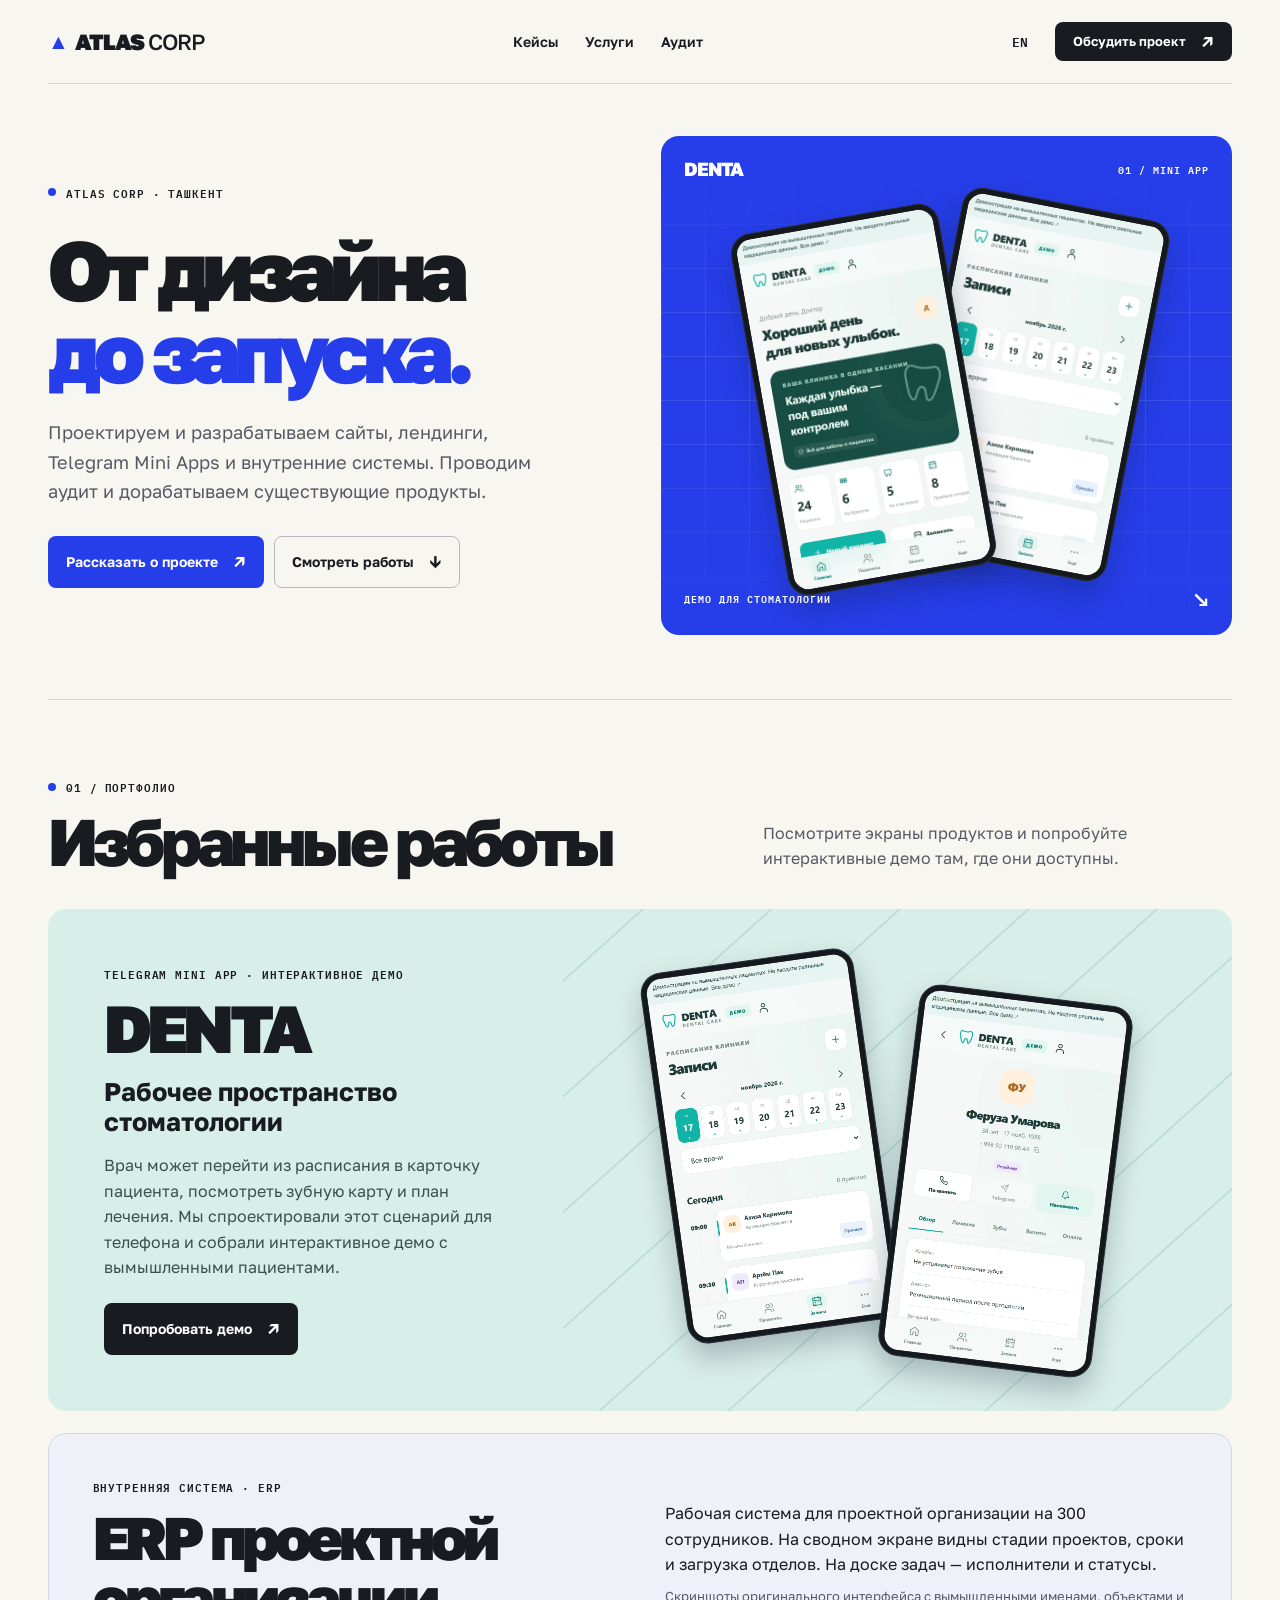
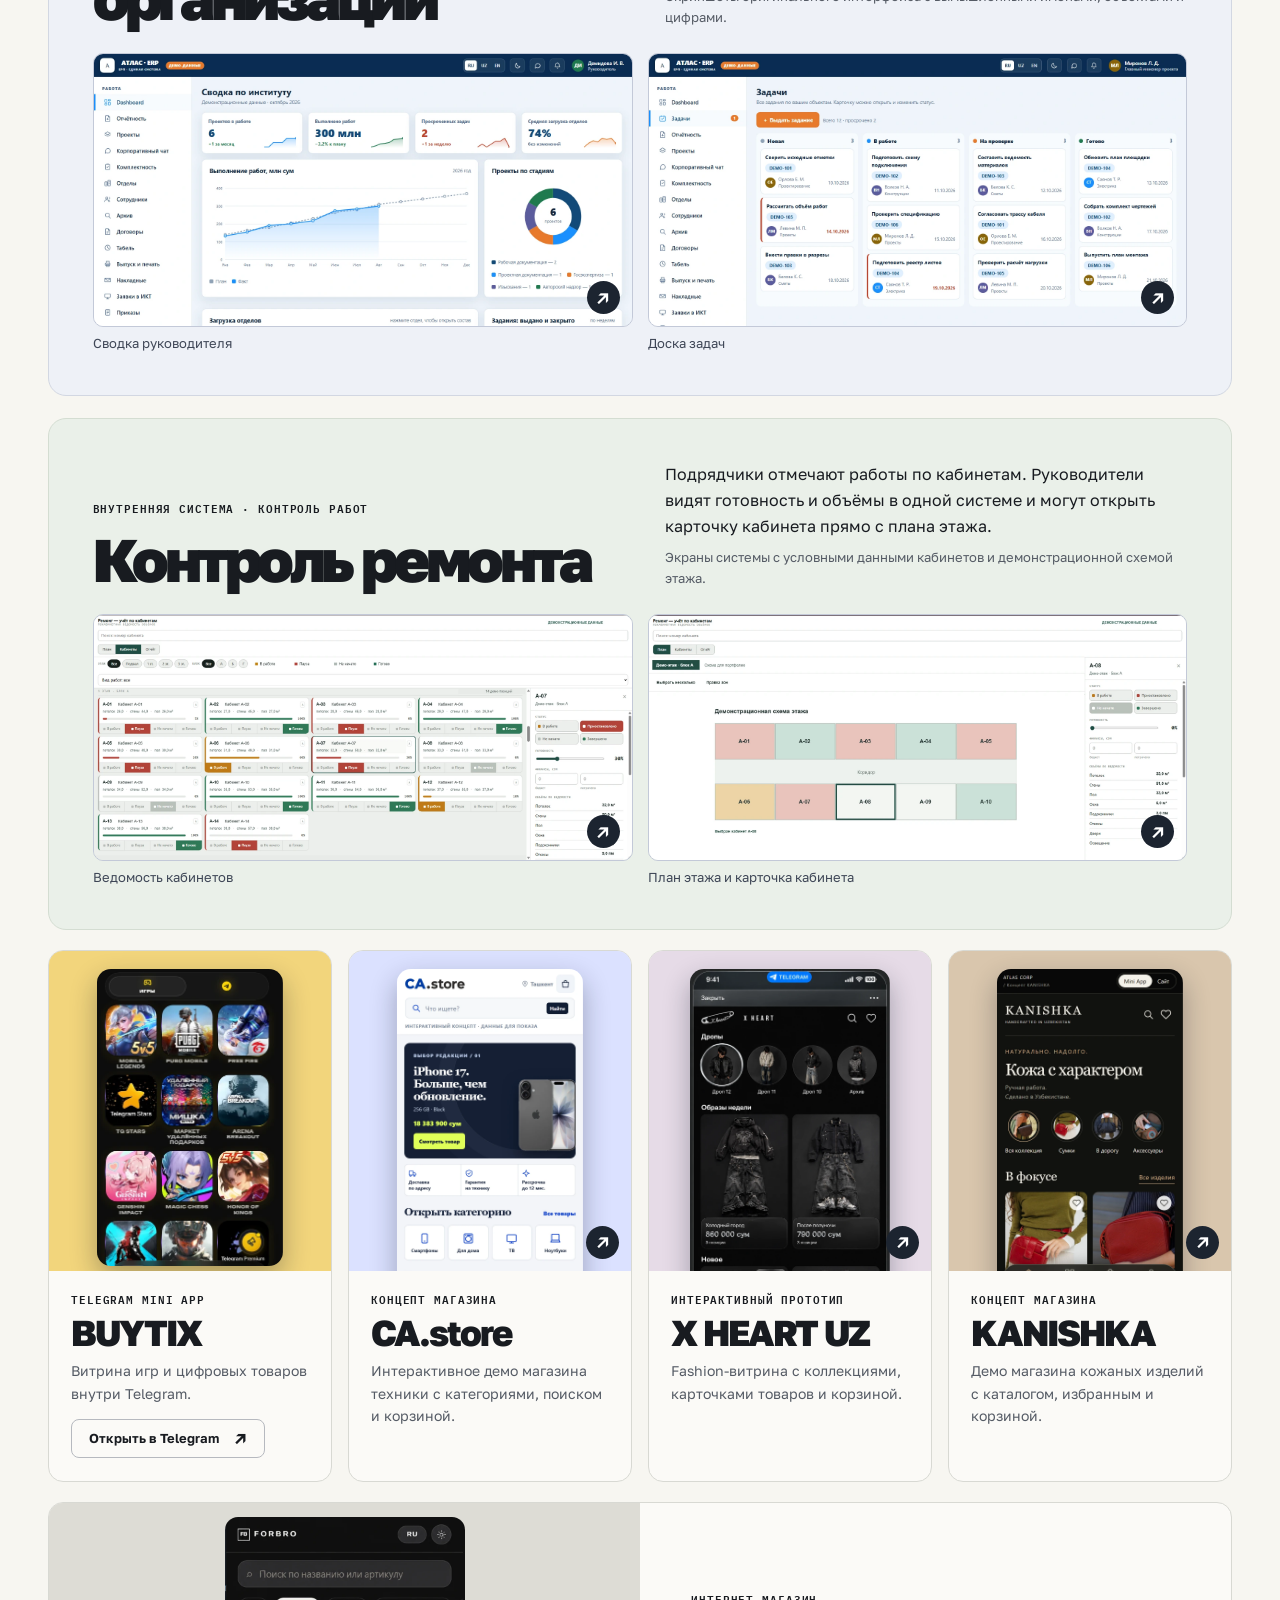
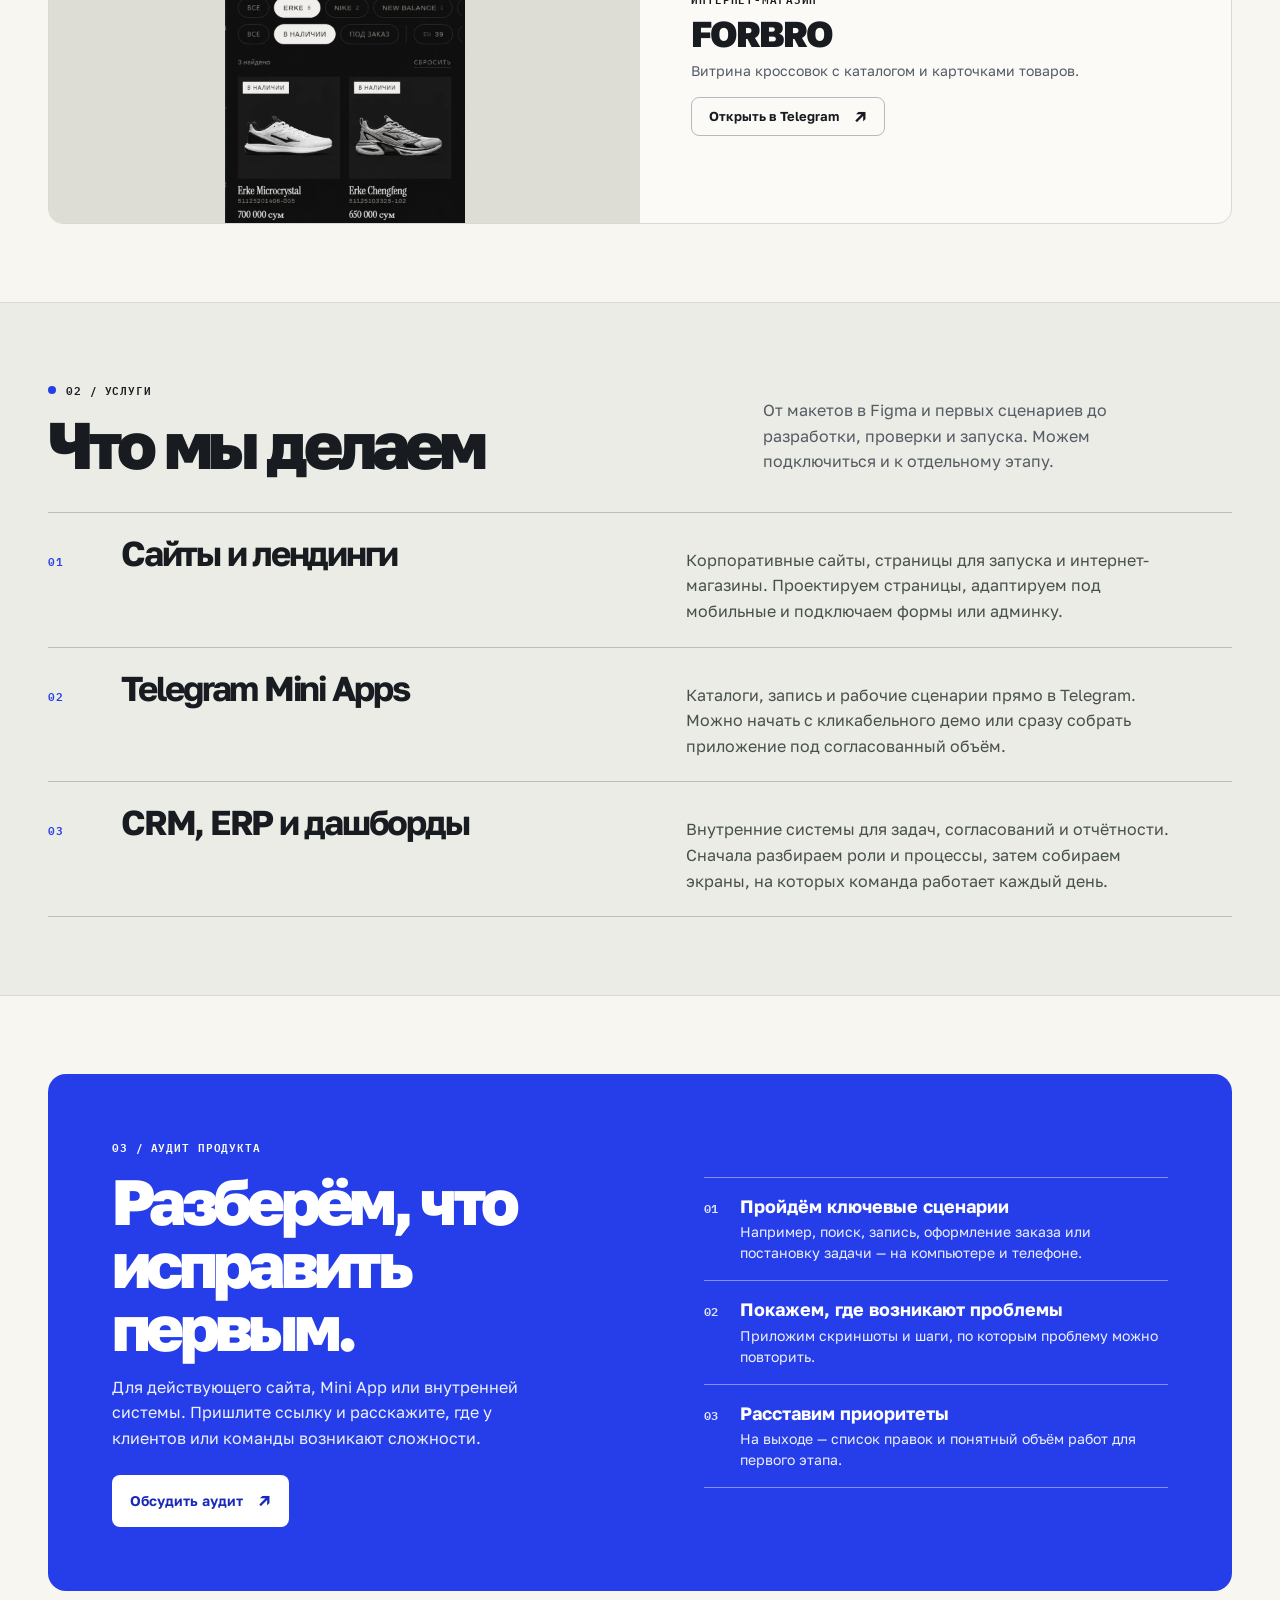
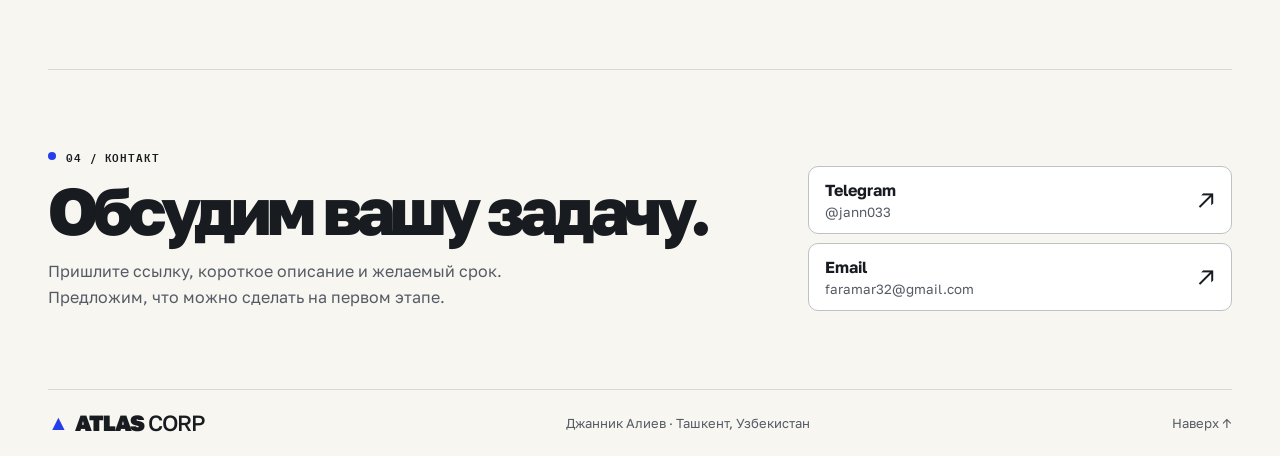
<file: index.html>
<!doctype html>
<html lang="ru">
<head>
  <meta charset="utf-8">
  <meta name="viewport" content="width=device-width, initial-scale=1">
  <meta name="description" content="ATLAS CORP — разработка сайтов, лендингов, Telegram Mini Apps, CRM и ERP. Аудит интерфейсов и веб-продуктов.">
  <meta name="theme-color" content="#f7f6f1">
  <meta property="og:title" content="ATLAS CORP — дизайн и разработка">
  <meta property="og:description" content="Telegram Mini Apps, сайты, CRM, ERP и аудит веб-продуктов. Работы и демо.">
  <title>ATLAS CORP — сайты, Mini Apps и бизнес-системы</title>
  <link rel="preconnect" href="https://fonts.googleapis.com">
  <link rel="preconnect" href="https://fonts.gstatic.com" crossorigin>
  <link href="https://fonts.googleapis.com/css2?family=Golos+Text:wght@400;500;600;700;800;900&family=IBM+Plex+Mono:wght@500;600&display=swap" rel="stylesheet">
  <link rel="stylesheet" href="atlas.css">
  <script src="atlas.js" defer></script>
</head>
<body>
  <a class="skip" href="#main" data-en="Skip to content">К содержанию</a>
  <header class="shell header" id="top">
    <a class="logo" href="./" aria-label="ATLAS CORP"><span class="logo-mark" aria-hidden="true">▲</span> ATLAS<span class="logo-light">CORP</span></a>
    <nav aria-label="Разделы">
      <a href="#work" data-en="Work">Кейсы</a>
      <a href="#services" data-en="Services">Услуги</a>
      <a href="#audit" data-en="Audits">Аудит</a>
    </nav>
    <div class="header-actions">
      <a class="lang" href="?lang=en" aria-label="English">EN</a>
      <a class="button small dark" href="#contact"><span data-en="Get in touch">Обсудить проект</span> <span aria-hidden="true">↗</span></a>
    </div>
  </header>

  <main id="main">
    <section class="shell hero" aria-labelledby="hero-title">
      <div class="hero-copy">
        <p class="eyebrow"><span class="signal"></span><span data-en="ATLAS CORP · TASHKENT">ATLAS CORP · ТАШКЕНТ</span></p>
        <h1 id="hero-title"><span data-en="Design to">От дизайна</span> <em data-en="working software.">до запуска.</em></h1>
        <p class="intro" data-en="We design and build websites, landing pages, Telegram Mini Apps and internal systems. We also audit and improve existing products.">Проектируем и разрабатываем сайты, лендинги, Telegram Mini Apps и внутренние системы. Проводим аудит и дорабатываем существующие продукты.</p>
        <div class="button-group">
          <a class="button blue" href="#contact"><span data-en="Tell us about your project">Рассказать о проекте</span> <span aria-hidden="true">↗</span></a>
          <a class="button outline" href="#work"><span data-en="View work">Смотреть работы</span> <span aria-hidden="true">↓</span></a>
        </div>
      </div>
      <a class="hero-visual" href="#denta" aria-label="DENTA, Mini App">
        <span class="visual-top"><strong>DENTA</strong><span>01 / MINI APP</span></span>
        <span class="phone hero-back"><img src="assets/selected/denta-schedule.webp" width="808" height="1440" alt="Расписание приёмов в DENTA"></span>
        <span class="phone hero-front"><img src="assets/selected/denta-home.webp" width="808" height="1440" alt="Главный экран DENTA" fetchpriority="high"></span>
        <span class="visual-bottom"><span data-en="DENTAL CLINIC DEMO">ДЕМО ДЛЯ СТОМАТОЛОГИИ</span><span aria-hidden="true">↘</span></span>
      </a>
    </section>

    <section class="shell section" id="work" aria-labelledby="work-title">
      <div class="section-head">
        <div><p class="eyebrow"><span class="signal"></span>01 / <span data-en="PORTFOLIO">ПОРТФОЛИО</span></p><h2 id="work-title" data-en="Selected work">Избранные работы</h2></div>
        <p data-en="Explore the original product interfaces. Interactive demos are marked in each case.">Посмотрите экраны продуктов и попробуйте интерактивные демо там, где они доступны.</p>
      </div>

      <article class="feature denta-feature" id="denta">
        <div class="feature-copy">
          <p class="eyebrow" data-en="TELEGRAM MINI APP · INTERACTIVE DEMO">TELEGRAM MINI APP · ИНТЕРАКТИВНОЕ ДЕМО</p>
          <h3>DENTA</h3>
          <p class="case-lead" data-en="A workspace for dental clinics">Рабочее пространство стоматологии</p>
          <p data-en="From the appointment list, a doctor can open a patient record and see the dental chart and treatment plan. We designed the flow for a phone and made it interactive. The demo uses fictional patient data.">Врач может перейти из расписания в карточку пациента, посмотреть зубную карту и план лечения. Мы спроектировали этот сценарий для телефона и собрали интерактивное демо с вымышленными пациентами.</p>
          <a class="button dark" href="demos/denta/" target="_blank" rel="noopener"><span data-en="Try the demo">Попробовать демо</span> <span aria-hidden="true">↗</span></a>
        </div>
        <div class="denta-visual">
          <button class="phone denta-left preview" type="button" aria-label="Увеличить расписание DENTA" data-caption="DENTA · Расписание / Appointments"><img src="assets/selected/denta-schedule.webp" width="808" height="1440" alt="Расписание DENTA" loading="lazy"></button>
          <button class="phone denta-right preview" type="button" aria-label="Увеличить карточку пациента DENTA" data-caption="DENTA · Карточка пациента / Patient record"><img src="assets/selected/denta-patient.webp" width="808" height="1440" alt="Карточка вымышленного пациента в DENTA" loading="lazy"></button>
        </div>
      </article>

      <article class="erp-feature" id="erp">
        <div class="erp-intro">
          <div>
            <p class="eyebrow" data-en="INTERNAL SYSTEM · ERP">ВНУТРЕННЯЯ СИСТЕМА · ERP</p>
            <h3 data-en="ERP for an engineering organization">ERP проектной организации</h3>
          </div>
          <div>
            <p data-en="An internal system for an engineering organization with 300 employees. The overview brings together project stages, deadlines and department workloads. The task board shows who owns each assignment and where it stands.">Рабочая система для проектной организации на 300 сотрудников. На сводном экране видны стадии проектов, сроки и загрузка отделов. На доске задач — исполнители и статусы.</p>
            <p class="muted" data-en="Screenshots of the original interface with fictional names, projects and figures.">Скриншоты оригинального интерфейса с вымышленными именами, объектами и цифрами.</p>
          </div>
        </div>
        <div class="erp-gallery">
          <figure><button type="button" class="preview desktop-shot" aria-label="Увеличить сводку ERP" data-caption="ERP · Сводка руководителя / Management overview"><img src="assets/selected/erp-overview.webp" width="1460" height="740" alt="Сводка ERP с диаграммами и демонстрационными показателями" loading="lazy"><span aria-hidden="true">↗</span></button><figcaption data-en="Management overview">Сводка руководителя</figcaption></figure>
          <figure><button type="button" class="preview desktop-shot" aria-label="Увеличить доску задач ERP" data-caption="ERP · Доска задач / Task board"><img src="assets/selected/erp-tasks.webp" width="1460" height="740" alt="Доска задач ERP с вымышленными объектами и исполнителями" loading="lazy"><span aria-hidden="true">↗</span></button><figcaption data-en="Task board">Доска задач</figcaption></figure>
        </div>
      </article>

      <article class="erp-feature repair-feature" id="remont">
        <div class="erp-intro">
          <div>
            <p class="eyebrow" data-en="INTERNAL SYSTEM · CONSTRUCTION TRACKING">ВНУТРЕННЯЯ СИСТЕМА · КОНТРОЛЬ РАБОТ</p>
            <h3 data-en="Renovation tracker">Контроль ремонта</h3>
          </div>
          <div>
            <p data-en="Contractors record work by room. Managers can see progress and quantities in one place and open a room directly from the floor plan.">Подрядчики отмечают работы по кабинетам. Руководители видят готовность и объёмы в одной системе и могут открыть карточку кабинета прямо с плана этажа.</p>
            <p class="muted" data-en="Screens from the system with sample room data and an illustrative floor plan.">Экраны системы с условными данными кабинетов и демонстрационной схемой этажа.</p>
          </div>
        </div>
        <div class="erp-gallery">
          <figure><button type="button" class="preview desktop-shot" aria-label="Увеличить ведомость кабинетов" data-caption="Контроль ремонта · Ведомость кабинетов / Room register"><img src="assets/selected/repair-rooms.webp" width="1600" height="730" alt="Ведомость кабинетов со статусами и объёмами работ" loading="lazy"><span aria-hidden="true">↗</span></button><figcaption data-en="Room register">Ведомость кабинетов</figcaption></figure>
          <figure><button type="button" class="preview desktop-shot" aria-label="Увеличить демонстрационный план этажа" data-caption="Контроль ремонта · Демонстрационная схема / Sample floor plan"><img src="assets/selected/repair-plan.webp" width="1600" height="730" alt="Демонстрационная схема этажа с карточкой выбранного кабинета" loading="lazy"><span aria-hidden="true">↗</span></button><figcaption data-en="Floor plan and room details">План этажа и карточка кабинета</figcaption></figure>
        </div>
      </article>

      <div class="mini-grid" aria-label="Mini Apps">
        <article class="mini-card" id="buytix">
          <div class="mini-art art-buytix"><img src="assets/selected/buytix.webp" alt="Каталог игр BUYTIX" loading="lazy"></div>
          <div class="mini-copy">
            <p class="eyebrow">TELEGRAM MINI APP</p>
            <h3>BUYTIX</h3>
            <p data-en="A digital goods and games storefront in Telegram.">Витрина игр и цифровых товаров внутри Telegram.</p>
            <a class="button small outline bot-link" href="https://t.me/buytixbot" target="_blank" rel="noopener"><span data-en="Open in Telegram">Открыть в Telegram</span><span aria-hidden="true">↗</span></a>
          </div>
        </article>
        <article class="mini-card">
          <a class="mini-art art-ca" href="demos/ca-store/" target="_blank" rel="noopener" aria-label="CA.store demo"><img src="assets/selected/ca-store.webp" width="808" height="1440" alt="Главная страница каталога CA.store" loading="lazy"><span class="art-arrow" aria-hidden="true">↗</span></a>
          <div class="mini-copy"><p class="eyebrow" data-en="SHOP CONCEPT">КОНЦЕПТ МАГАЗИНА</p><h3>CA.store</h3><p data-en="An interactive demo of an electronics catalog with categories, search and a shopping cart.">Интерактивное демо магазина техники с категориями, поиском и корзиной.</p></div>
        </article>
        <article class="mini-card">
          <a class="mini-art art-x" href="demos/x-heart/" target="_blank" rel="noopener" aria-label="X HEART UZ demo"><img src="assets/selected/x-heart.webp" alt="Интерфейс каталога X HEART UZ" loading="lazy"><span class="art-arrow" aria-hidden="true">↗</span></a>
          <div class="mini-copy"><p class="eyebrow" data-en="INTERACTIVE PROTOTYPE">ИНТЕРАКТИВНЫЙ ПРОТОТИП</p><h3>X HEART UZ</h3><p data-en="A fashion storefront with collections, product cards and a shopping cart.">Fashion-витрина с коллекциями, карточками товаров и корзиной.</p></div>
        </article>
        <article class="mini-card">
          <a class="mini-art art-kanishka" href="kanishka/" target="_blank" rel="noopener" aria-label="KANISHKA demo"><img src="assets/selected/kanishka.webp" width="808" height="1440" alt="Витрина товаров KANISHKA" loading="lazy"><span class="art-arrow" aria-hidden="true">↗</span></a>
          <div class="mini-copy"><p class="eyebrow" data-en="SHOP CONCEPT">КОНЦЕПТ МАГАЗИНА</p><h3>KANISHKA</h3><p data-en="A leather goods store demo with a catalog, favorites and a shopping cart.">Демо магазина кожаных изделий с каталогом, избранным и корзиной.</p></div>
        </article>
      </div>

        <article class="web-case" id="forbro">
          <div class="site-art art-forbro"><img src="assets/selected/forbro.webp" alt="Каталог кроссовок FORBRO" loading="lazy"></div>
          <div class="mini-copy">
            <p class="eyebrow" data-en="ONLINE STORE">ИНТЕРНЕТ-МАГАЗИН</p>
            <h3>FORBRO</h3>
            <p data-en="A sneaker storefront with a catalog and product pages.">Витрина кроссовок с каталогом и карточками товаров.</p>
            <a class="button small outline bot-link" href="https://t.me/FBshoesbot" target="_blank" rel="noopener"><span data-en="Open in Telegram">Открыть в Telegram</span><span aria-hidden="true">↗</span></a>
          </div>
        </article>
    </section>

    <section id="services" class="services">
      <div class="shell section">
        <div class="section-head"><div><p class="eyebrow"><span class="signal"></span>02 / <span data-en="SERVICES">УСЛУГИ</span></p><h2 data-en="What we build">Что мы делаем</h2></div><p data-en="From Figma and the first user flow to development, testing and launch. We can also take on a specific part of your project.">От макетов в Figma и первых сценариев до разработки, проверки и запуска. Можем подключиться и к отдельному этапу.</p></div>
        <div class="service-list">
          <article><span class="eyebrow">01</span><h3 data-en="Websites & landing pages">Сайты и лендинги</h3><p data-en="Corporate sites, landing pages for a launch and online stores. We design the pages, build them for mobile and connect forms or a content editor where needed.">Корпоративные сайты, страницы для запуска и интернет-магазины. Проектируем страницы, адаптируем под мобильные и подключаем формы или админку.</p></article>
          <article><span class="eyebrow">02</span><h3>Telegram Mini Apps</h3><p data-en="Catalogs, booking and team workflows in Telegram. We can start with a clickable demo or build a working app for a defined scope.">Каталоги, запись и рабочие сценарии прямо в Telegram. Можно начать с кликабельного демо или сразу собрать приложение под согласованный объём.</p></article>
          <article><span class="eyebrow">03</span><h3 data-en="CRM, ERP & dashboards">CRM, ERP и дашборды</h3><p data-en="Internal tools for tasks, approvals and reporting. We map roles and workflows, then build the screens the team needs day to day.">Внутренние системы для задач, согласований и отчётности. Сначала разбираем роли и процессы, затем собираем экраны, на которых команда работает каждый день.</p></article>
        </div>
      </div>
    </section>

    <section class="shell section" id="audit">
      <div class="audit">
        <div><p class="eyebrow">03 / <span data-en="PRODUCT AUDIT">АУДИТ ПРОДУКТА</span></p><h2 data-en="Find out what to fix first.">Разберём, что исправить первым.</h2><p data-en="For an existing website, Mini App or team tool. Share a link and describe where customers or staff get stuck.">Для действующего сайта, Mini App или внутренней системы. Пришлите ссылку и расскажите, где у клиентов или команды возникают сложности.</p><a class="button light" href="#contact"><span data-en="Discuss an audit">Обсудить аудит</span> <span aria-hidden="true">↗</span></a></div>
        <ol>
          <li><strong data-en="Walk through the main flows">Пройдём ключевые сценарии</strong><span data-en="For example, search, booking, checkout or assigning a task, on desktop and mobile.">Например, поиск, запись, оформление заказа или постановку задачи — на компьютере и телефоне.</span></li>
          <li><strong data-en="Show where problems happen">Покажем, где возникают проблемы</strong><span data-en="With annotated screenshots and steps to reproduce each issue.">Приложим скриншоты и шаги, по которым проблему можно повторить.</span></li>
          <li><strong data-en="Prioritize the fixes">Расставим приоритеты</strong><span data-en="You’ll have a list of changes and a scope for the first implementation phase.">На выходе — список правок и понятный объём работ для первого этапа.</span></li>
        </ol>
      </div>
    </section>

    <section class="shell section contact" id="contact" aria-labelledby="contact-title">
      <div><p class="eyebrow"><span class="signal"></span>04 / <span data-en="CONTACT">КОНТАКТ</span></p><h2 id="contact-title" data-en="Let’s discuss your project.">Обсудим вашу задачу.</h2><p data-en="Send a link, a short description and any deadline you have. We’ll suggest what can fit into the first phase.">Пришлите ссылку, короткое описание и желаемый срок. Предложим, что можно сделать на первом этапе.</p></div>
      <div class="contact-links">
        <a href="https://t.me/jann033" target="_blank" rel="noopener"><span><strong>Telegram</strong><small>@jann033</small></span><span aria-hidden="true">↗</span></a>
        <a href="mailto:faramar32@gmail.com"><span><strong>Email</strong><small>faramar32@gmail.com</small></span><span aria-hidden="true">↗</span></a>
      </div>
    </section>
  </main>
  <footer class="shell footer"><a class="logo" href="#top"><span class="logo-mark" aria-hidden="true">▲</span> ATLAS<span class="logo-light">CORP</span></a><span data-en="Djannik Aliev · Tashkent, Uzbekistan">Джанник Алиев · Ташкент, Узбекистан</span><a href="#top" data-en="Back to top ↑">Наверх ↑</a></footer>

  <dialog id="gallery" aria-labelledby="gallery-caption"><div class="gallery-head"><p id="gallery-caption"></p><form method="dialog"><button type="submit" autofocus aria-label="Закрыть / Close">×</button></form></div><img alt=""></dialog>
</body>
</html>
</file>
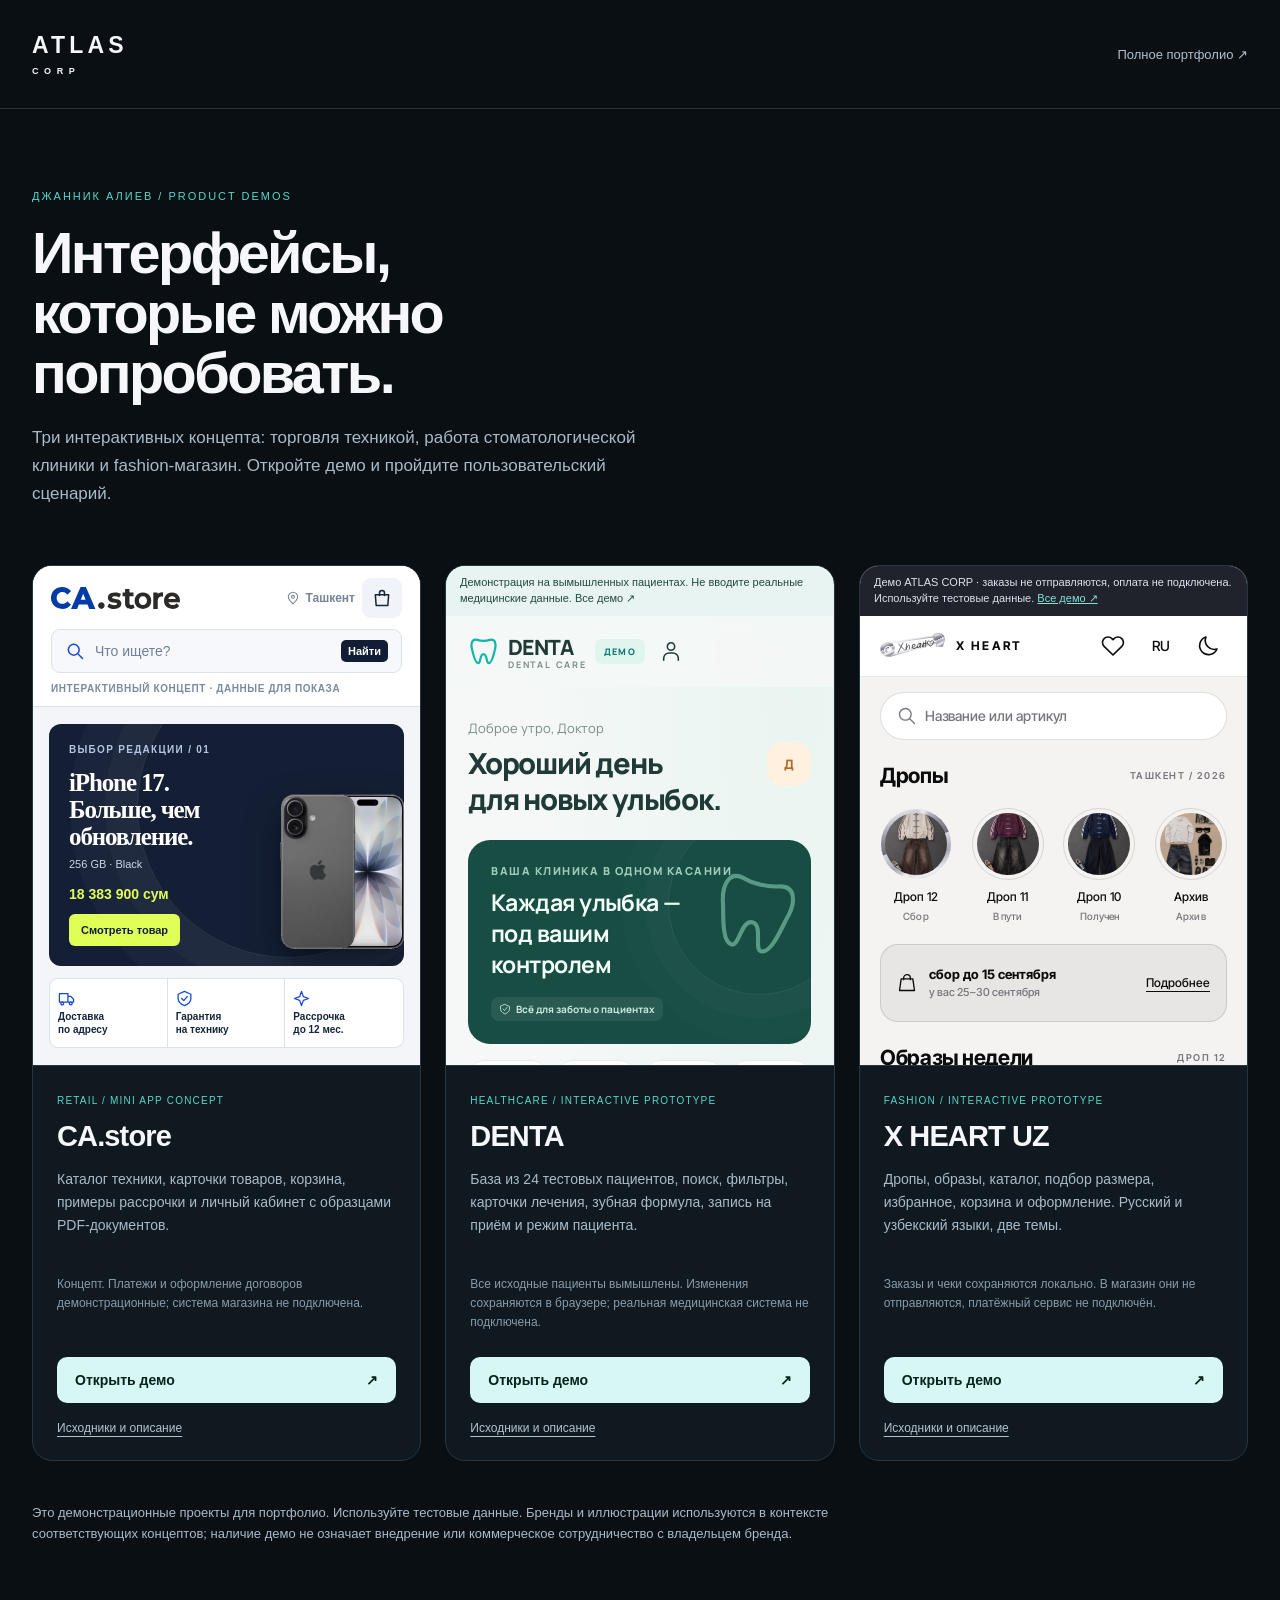
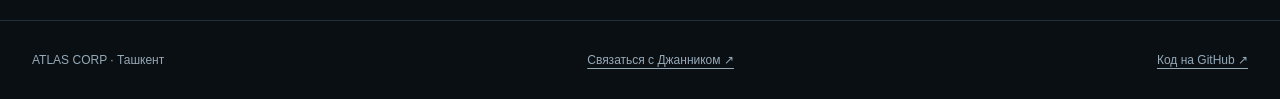
<file: demos/index.html>
<!doctype html>
<html lang="ru">
<head>
<meta charset="utf-8"><meta name="viewport" content="width=device-width,initial-scale=1">
<title>Интерактивные демо — ATLAS CORP</title>
<meta name="description" content="CA.store, DENTA и X HEART — интерактивные продуктовые демо Джанника Алиева / ATLAS CORP. Откройте и проверьте пользовательские сценарии.">
<style>
:root{font-family:Arial,Helvetica,sans-serif;color:#f5f7fa;background:#0a0f14;color-scheme:dark}*{box-sizing:border-box}body{margin:0}a{color:inherit}header,main,footer{max-width:1320px;margin:auto;padding:32px}header{display:flex;align-items:center;justify-content:space-between;border-bottom:1px solid #24313b;gap:20px}.brand{text-decoration:none;font-size:23px;font-weight:700;letter-spacing:.18em}.brand small{display:block;font-size:9px;letter-spacing:.62em;margin-top:7px}header>a:last-child{font-size:13px;text-decoration:none;color:#b0c0cc}.intro{padding:45px 0 40px;max-width:760px}.eyebrow{color:#54d8ca;font-size:11px;letter-spacing:.18em;text-transform:uppercase}h1{font-size:clamp(34px,4.5vw,60px);line-height:1.04;letter-spacing:-.045em;margin:20px 0}p{color:#a9bac7;line-height:1.65}.intro p{font-size:17px;max-width:650px}.grid{display:grid;grid-template-columns:repeat(3,minmax(0,1fr));gap:24px}.card{min-width:0;border:1px solid #283640;border-radius:20px;overflow:hidden;background:#101920}.preview{height:500px;background:#e9edf3;overflow:hidden;position:relative}.preview iframe{width:390px;height:780px;border:0;display:block;transform:scale(.82);transform-origin:top left;pointer-events:none}.preview:after{content:'';position:absolute;inset:0;pointer-events:none;border-bottom:1px solid #283640}.details{padding:24px}.tag{color:#54d8ca;font-size:10px;letter-spacing:.12em;text-transform:uppercase}h2{font-size:29px;letter-spacing:-.03em;margin:12px 0}.details p{font-size:14px;min-height:92px;margin:15px 0}.notes{font-size:12px;line-height:1.6;color:#879ba9;min-height:60px}.open{display:flex;align-items:center;justify-content:space-between;gap:10px;margin-top:22px;padding:15px 18px;border-radius:10px;background:#d6f7f3;color:#09221f;text-decoration:none;font-weight:700;font-size:14px}.open:hover{background:#fff}.source{font-size:12px;display:inline-block;margin-top:18px;color:#b0c3ce;text-underline-offset:4px}.disclosure{padding:28px 0 0;max-width:850px;font-size:13px}footer{display:flex;justify-content:space-between;gap:20px;flex-wrap:wrap;color:#95a9b7;font-size:12px;border-top:1px solid #24313b;margin-top:30px}footer a{text-underline-offset:4px}a:focus-visible{outline:3px solid #54d8ca;outline-offset:5px}@media(min-width:1200px){.preview iframe{transform:scale(1)}}@media(min-width:900px)and(max-width:1199px){.preview iframe{transform:scale(.72)}.preview{height:440px}}@media(max-width:899px){.grid{grid-template-columns:1fr;max-width:560px;margin:auto}.preview{height:530px;display:flex;justify-content:center}.preview iframe{transform:none;width:390px;flex:none}.details p,.notes{min-height:0}header,main,footer{padding:24px}.intro{padding-top:30px}header>a:last-child{font-size:11px}}@media(max-width:420px){.preview iframe{width:100%;height:750px}.preview{height:460px}header,main,footer{padding:20px}.brand{font-size:18px}h1{font-size:38px}}
.preview iframe{width:100%;transform:none}</style>
</head>
<body>
<header><a class="brand" href="../">ATLAS<small>CORP</small></a><a href="../">Полное портфолио ↗</a></header>
<main><section class="intro"><span class="eyebrow">Джанник Алиев / Product demos</span><h1>Интерфейсы,<br>которые можно попробовать.</h1><p>Три интерактивных концепта: торговля техникой, работа стоматологической клиники и fashion-магазин. Откройте демо и пройдите пользовательский сценарий.</p></section>
<div class="grid">
 <article class="card"><div class="preview"><iframe src="ca-store/" title="Превью концепта CA.store" tabindex="-1" loading="eager"></iframe></div><div class="details"><span class="tag">Retail / Mini App concept</span><h2>CA.store</h2><p>Каталог техники, карточки товаров, корзина, примеры рассрочки и личный кабинет с образцами PDF-документов.</p><div class="notes">Концепт. Платежи и оформление договоров демонстрационные; система магазина не подключена.</div><a class="open" href="ca-store/">Открыть демо <span>↗</span></a><a class="source" href="https://github.com/jann033/atlas-corp-portfolio/tree/main/demos/ca-store">Исходники и описание</a></div></article>
 <article class="card"><div class="preview"><iframe src="denta/" title="Превью демо DENTA" tabindex="-1" loading="eager"></iframe></div><div class="details"><span class="tag">Healthcare / Interactive prototype</span><h2>DENTA</h2><p>База из 24 тестовых пациентов, поиск, фильтры, карточки лечения, зубная формула, запись на приём и режим пациента.</p><div class="notes">Все исходные пациенты вымышлены. Изменения сохраняются в браузере; реальная медицинская система не подключена.</div><a class="open" href="denta/">Открыть демо <span>↗</span></a><a class="source" href="https://github.com/jann033/atlas-corp-portfolio/tree/main/demos/denta">Исходники и описание</a></div></article>
 <article class="card"><div class="preview"><iframe src="x-heart/" title="Превью прототипа X HEART" tabindex="-1" loading="eager"></iframe></div><div class="details"><span class="tag">Fashion / Interactive prototype</span><h2>X HEART UZ</h2><p>Дропы, образы, каталог, подбор размера, избранное, корзина и оформление. Русский и узбекский языки, две темы.</p><div class="notes">Заказы и чеки сохраняются локально. В магазин они не отправляются, платёжный сервис не подключён.</div><a class="open" href="x-heart/">Открыть демо <span>↗</span></a><a class="source" href="https://github.com/jann033/atlas-corp-portfolio/tree/main/demos/x-heart">Исходники и описание</a></div></article>
</div>
<p class="disclosure">Это демонстрационные проекты для портфолио. Используйте тестовые данные. Бренды и иллюстрации используются в контексте соответствующих концептов; наличие демо не означает внедрение или коммерческое сотрудничество с владельцем бренда.</p></main>
<footer><span>ATLAS CORP · Ташкент</span><a href="https://t.me/jann033">Связаться с Джанником ↗</a><a href="https://github.com/jann033/atlas-corp-portfolio/tree/main/demos">Код на GitHub ↗</a></footer>
</body></html>
</file>
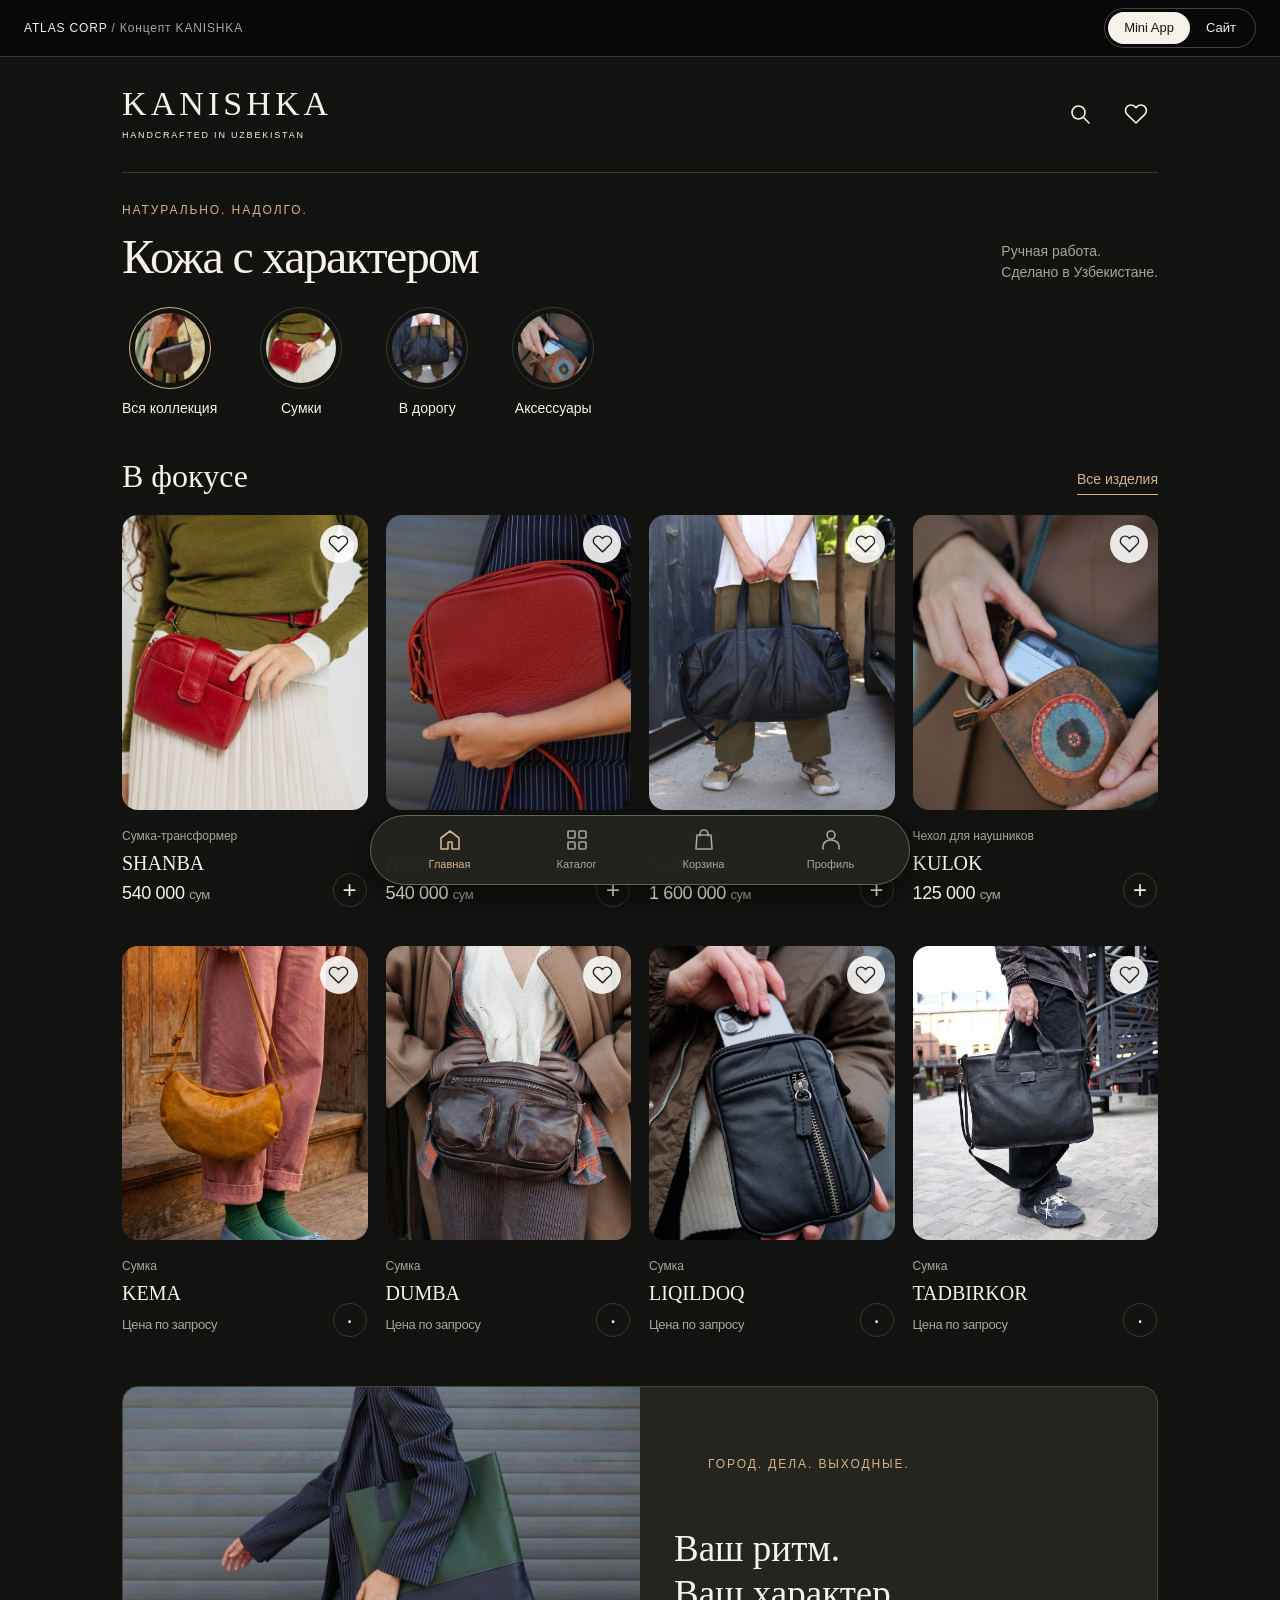
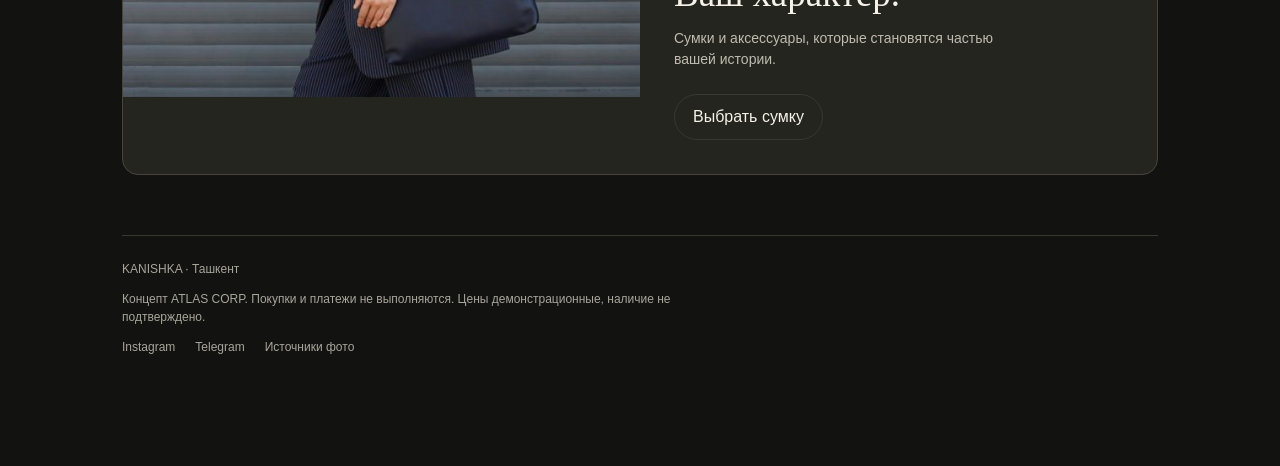
<file: kanishka/index.html>
<!doctype html><html lang="ru"><head><meta charset="utf-8"><meta name="viewport" content="width=device-width,initial-scale=1,viewport-fit=cover"><meta name="theme-color" content="#121210"><meta name="robots" content="noindex,nofollow"><title>KANISHKA — кожа с характером · концепт</title><meta name="description" content="Концепт магазина KANISHKA от ATLAS CORP. Каталог, избранное и демонстрационная корзина."><link rel="icon" href="data:image/svg+xml,%3Csvg xmlns='http://www.w3.org/2000/svg' viewBox='0 0 40 40'%3E%3Crect width='40' height='40' rx='8' fill='%23121210'/%3E%3Ctext x='9' y='30' fill='%23dbb58b' font-size='30' font-family='serif'%3EK%3C/text%3E%3C/svg%3E"><link rel="stylesheet" href="style.css?v=2"></head><body>
<div class="demobar"><span>ATLAS CORP <span class="dim">/ Концепт KANISHKA</span></span><div class="switch"><button id="miniMode" class="active" onclick="setMode('mini')">Mini App</button><button id="siteMode" onclick="setMode('site')">Сайт</button></div></div>
<div id="brandRoot"></div><div class="app"><header><a href="#" class="brand" onclick="navigate('home');return false">KANISHKA<span>HANDCRAFTED IN UZBEKISTAN</span></a><div class="header-actions"><button class="icon" aria-label="Поиск" onclick="navigate('catalog');document.getElementById('search').focus()" data-icon="search"></button><button class="icon" aria-label="Избранное" onclick="navigate('saved')" data-icon="heart"></button><button class="icon desktop" aria-label="Корзина" onclick="navigate('cart')" data-icon="bag"></button></div></header>
<main id="main"></main>
<footer><span>KANISHKA · Ташкент</span><p>Концепт ATLAS CORP. Покупки и платежи не выполняются. Цены демонстрационные, наличие не подтверждено.</p><div><a href="https://www.instagram.com/kanishka_dsgn/" target="_blank" rel="noopener">Instagram</a><a href="https://t.me/kanishka_dsgn" target="_blank" rel="noopener">Telegram</a><button onclick="showSources()">Источники фото</button></div></footer>
</div><nav class="bottom" aria-label="Навигация"><button data-nav="home" onclick="navigate('home')"><span data-icon="home"></span>Главная</button><button data-nav="catalog" onclick="navigate('catalog')"><span data-icon="grid"></span>Каталог</button><button data-nav="cart" onclick="navigate('cart')"><span data-icon="bag"></span><i id="count"></i>Корзина</button><button data-nav="profile" onclick="navigate('profile')"><span data-icon="user"></span>Профиль</button></nav>
<div id="overlay" class="overlay" hidden onclick="if(event.target===this)closeModal()"><section class="modal" role="dialog" aria-modal="true" aria-label="Карточка товара" tabindex="-1"><button class="close icon" aria-label="Закрыть" onclick="closeModal()">×</button><div id="modalContent"></div></section></div><div id="toast" role="status"></div><script src="products.js?v=2"></script><script src="brand.js?v=2"></script><script src="app.js?v=2"></script></body></html>
</file>
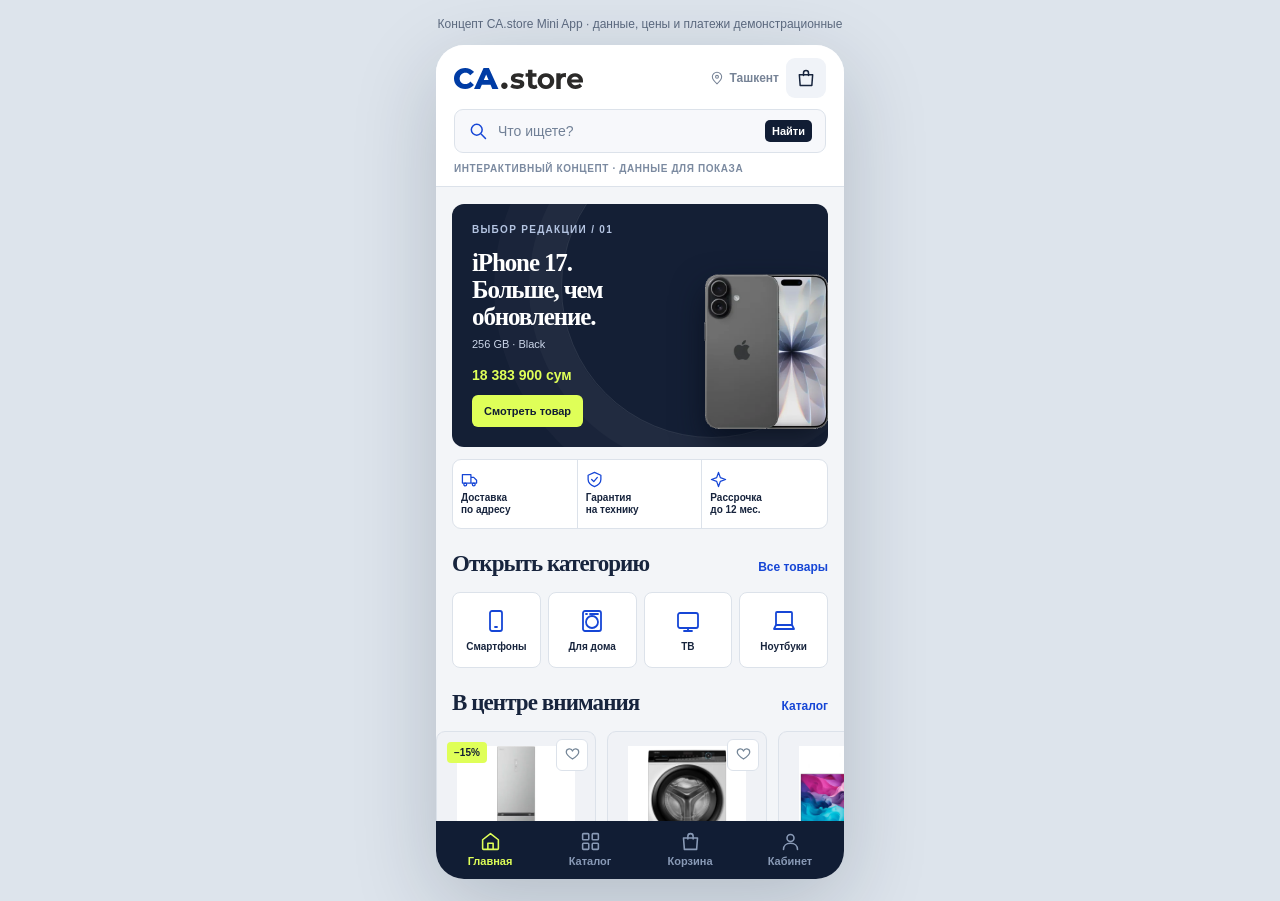
<file: demos/ca-store/index.html>
<!doctype html>
<html lang="ru">
<head>
<meta charset="utf-8">
<meta name="viewport" content="width=device-width, initial-scale=1, viewport-fit=cover">
<meta name="theme-color" content="#003ca5">
<title>CA.store — концепт Telegram Mini App</title>
<style>
:root{--blue:#003ca5;--deep:#042a74;--ink:#10213a;--muted:#6d7b90;--bg:#f5f7fb;--line:#e6ebf2;--yellow:#ffc83d;--soft:#eaf1ff;--green:#188064;--red:#b54747;--radius:20px;font-family:-apple-system,BlinkMacSystemFont,"Segoe UI",Arial,sans-serif;color:var(--ink)}
*{box-sizing:border-box}html,body{margin:0;min-height:100%;background:#e2e9f4}button,input,textarea{font:inherit}button{cursor:pointer}button:disabled{opacity:.45;cursor:not-allowed}[hidden]{display:none!important}a{color:inherit;text-decoration:none}img{display:block;max-width:100%}svg{width:20px;height:20px;fill:none;stroke:currentColor;stroke-width:1.8;stroke-linecap:round;stroke-linejoin:round;flex:none}h1,h2,h3,p{margin:0}.desktop-note{width:408px;max-width:calc(100% - 24px);margin:16px auto 12px;color:#5d6b80;font-size:12px;line-height:1.45;text-align:center}.app{position:relative;width:408px;height:min(860px,calc(100dvh - 66px));min-height:620px;margin:0 auto 22px;display:flex;flex-direction:column;overflow:hidden;border-radius:28px;background:var(--bg);box-shadow:0 24px 80px #12356136}.top{background:var(--blue);color:white;padding:13px 18px 14px;flex:none;z-index:2}.topline{display:flex;align-items:center;justify-content:space-between;gap:12px}.logo{width:119px;height:24px;object-fit:contain;object-position:left center;filter:brightness(0) invert(1)}.top-right{display:flex;align-items:center;gap:7px}.iconbtn{border:0;background:transparent;display:inline-grid;place-items:center;color:inherit;width:40px;height:40px;border-radius:12px;position:relative}.iconbtn:active,.nav button:active,.card:active{transform:scale(.97)}.iconbtn:focus-visible,button:focus-visible,a:focus-visible,input:focus-visible,textarea:focus-visible{outline:3px solid #ffc83d;outline-offset:2px}.cart-count{position:absolute;right:0;top:0;background:var(--yellow);color:var(--deep);border:2px solid var(--blue);border-radius:100px;min-width:20px;height:20px;font-size:10px;font-weight:800;display:grid;place-items:center;padding:0 3px}.loc{display:inline-flex;align-items:center;gap:5px;font-size:12px;opacity:.88}.loc svg{width:14px;height:14px}.searchbar{margin-top:12px;width:100%;height:44px;border:0;background:#fff;border-radius:12px;padding:0 13px;display:flex;align-items:center;gap:10px;text-align:left;color:#7d899d;font-size:14px}.searchbar svg{color:var(--blue)}.searchbar strong{margin-left:auto;font-size:11px;color:var(--blue);background:var(--soft);padding:5px 7px;border-radius:6px}.demo-strip{font-size:10px;letter-spacing:.03em;color:#a8c4f5;margin-top:9px}.scroll{flex:1;min-height:0;overflow-y:auto;overscroll-behavior:contain;-webkit-overflow-scrolling:touch;scrollbar-width:none}.scroll::-webkit-scrollbar,.hscroll::-webkit-scrollbar{display:none}.screen{padding:17px 16px 30px;min-height:100%}.section-head{display:flex;align-items:baseline;justify-content:space-between;margin:21px 0 13px}.section-head h2{font-size:20px;letter-spacing:-.03em}.link{border:0;background:transparent;color:var(--blue);font-size:12px;font-weight:750;padding:6px 0}.muted{color:var(--muted)}.eyebrow{font-size:10px;font-weight:800;letter-spacing:.12em;text-transform:uppercase;color:var(--muted)}.hero{background:linear-gradient(128deg,#002b80 0%,#0643bc 68%,#3071e7 100%);border-radius:22px;min-height:205px;color:#fff;padding:19px;position:relative;overflow:hidden;isolation:isolate}.hero:after{content:"";position:absolute;right:-80px;top:-65px;width:300px;height:300px;border:1px solid #ffffff28;border-radius:50%;box-shadow:0 0 0 37px #ffffff08,0 0 0 75px #ffffff08;z-index:-1}.hero-copy{position:relative;z-index:1;max-width:205px}.hero-kicker{font-size:10px;font-weight:800;letter-spacing:.13em;color:#b8d4ff}.hero h1{font-size:28px;letter-spacing:-.055em;line-height:1.03;margin:14px 0 8px}.hero p{font-size:12px;color:#d8e6ff;line-height:1.4}.hero button{border:0;background:var(--yellow);color:#17346a;font-size:12px;font-weight:800;border-radius:10px;padding:11px 14px;margin-top:15px}.hero-img{position:absolute;width:158px;height:172px;object-fit:contain;right:-14px;bottom:5px;filter:drop-shadow(0 15px 14px #001b5b80)}.trust{display:grid;grid-template-columns:repeat(3,1fr);gap:7px;margin-top:11px}.trust div{background:white;border:1px solid var(--line);border-radius:12px;padding:10px 8px;font-size:10px;font-weight:700;line-height:1.3}.trust svg{display:block;width:19px;height:19px;color:var(--blue);margin-bottom:5px}.categories{display:grid;grid-template-columns:repeat(4,1fr);gap:8px}.category{border:0;background:white;border-radius:13px;padding:12px 5px 10px;text-align:center;min-height:82px;font-weight:700;font-size:10px;color:var(--ink);line-height:1.2}.category svg{display:block;width:26px;height:26px;color:var(--blue);margin:0 auto 8px}.hscroll{display:flex;gap:11px;overflow-x:auto;scroll-snap-type:x mandatory;margin:0 -16px;padding:0 16px 5px;scrollbar-width:none}.hscroll .card{flex:0 0 160px;scroll-snap-align:start}.card{border:1px solid var(--line);background:#fff;border-radius:16px;overflow:hidden;position:relative;min-width:0;text-align:left}.card-photo{width:100%;height:146px;background:linear-gradient(145deg,#fff,#f1f5fb);object-fit:contain;padding:14px}.card-body{padding:0 11px 13px}.card-brand{font-size:10px;font-weight:800;color:var(--blue);letter-spacing:.08em;text-transform:uppercase}.card-name{font-size:12px;font-weight:700;line-height:1.33;min-height:32px;margin:5px 0 9px;display:-webkit-box;-webkit-box-orient:vertical;-webkit-line-clamp:2;overflow:hidden}.card-price{font-size:15px;font-weight:850;white-space:nowrap;letter-spacing:-.02em}.card-month{font-size:11px;color:var(--blue);font-weight:700;margin-top:4px}.tag{position:absolute;top:10px;left:10px;background:var(--yellow);color:#243664;font-size:10px;font-weight:900;padding:5px 7px;border-radius:6px;z-index:1}.heart{position:absolute;right:7px;top:7px;width:32px;height:32px;border:1px solid var(--line);background:#fff;border-radius:50%;display:grid;place-items:center;z-index:1;color:#789}.heart svg{width:17px;height:17px}.heart.active{color:#ee6377}.heart.active svg{fill:#ee6377}.info-banner{margin-top:21px;background:#e7efff;border-radius:18px;padding:16px;display:flex;gap:13px;align-items:center}.info-banner svg{width:28px;height:28px;color:var(--blue)}.info-banner strong{font-size:13px}.info-banner p{font-size:11px;color:var(--muted);line-height:1.35;margin-top:4px}.title-row{display:flex;align-items:center;gap:9px;margin-bottom:14px}.title-row h1{font-size:24px;letter-spacing:-.04em;flex:1}.back{width:36px;height:36px;border:0;background:#fff;border-radius:10px;display:grid;place-items:center;color:var(--ink)}.search-input{display:flex;align-items:center;background:#fff;border:1px solid var(--line);border-radius:13px;height:48px;padding:0 12px;gap:10px}.search-input svg{color:var(--blue)}.search-input input{border:0;outline:0;min-width:0;flex:1;color:var(--ink);font-size:16px}.chips{display:flex;gap:7px;overflow-x:auto;scrollbar-width:none;margin:13px -16px 5px;padding:0 16px 7px}.chip{white-space:nowrap;border:1px solid var(--line);background:#fff;color:var(--muted);border-radius:100px;padding:9px 12px;font-size:12px;font-weight:750}.chip.on{color:#fff;background:var(--blue);border-color:var(--blue)}.filters-row{display:flex;align-items:center;justify-content:space-between;margin:10px 0 13px;gap:10px}.toggle{display:flex;align-items:center;gap:7px;color:var(--muted);font-size:11px;font-weight:700}.toggle input{accent-color:var(--blue);width:17px;height:17px}.sort{border:0;background:transparent;color:var(--blue);font-size:11px;font-weight:750}.grid{display:grid;grid-template-columns:repeat(2,minmax(0,1fr));gap:10px}.grid .card-photo{height:145px}.grid .card-name{min-height:34px}.grid .card-price{font-size:14px}.empty{padding:40px 18px;text-align:center;color:var(--muted);background:#fff;border:1px solid var(--line);border-radius:18px}.empty svg{width:37px;height:37px;color:var(--blue);margin-bottom:12px}.empty strong{display:block;color:var(--ink);font-size:16px}.empty p{font-size:12px;line-height:1.5;margin:7px 0 16px}.empty button{border:0;background:var(--blue);color:white;padding:12px 18px;border-radius:10px;font-weight:750}.product-gallery{height:264px;background:white;border-radius:20px;position:relative;display:grid;place-items:center;margin-bottom:17px;border:1px solid var(--line)}.product-gallery img{width:93%;height:93%;object-fit:contain}.product-gallery .heart{width:40px;height:40px;right:12px;top:12px}.product-gallery .heart svg{width:20px;height:20px}.product-title{font-size:23px;line-height:1.13;letter-spacing:-.04em;margin:6px 0 5px}.product-sub{font-size:12px;color:var(--muted)}.product-price{font-size:27px;font-weight:850;letter-spacing:-.04em;margin:16px 0 4px}.old-price{text-decoration:line-through;color:var(--muted);font-size:12px}.price-block{display:flex;justify-content:space-between;align-items:end}.badge-small{background:#e9f6ef;color:var(--green);font-size:11px;font-weight:700;padding:7px 8px;border-radius:8px}.payment-box{background:white;border:1px solid var(--line);border-radius:17px;padding:15px;margin-top:16px}.box-title{font-size:14px;font-weight:800;display:flex;justify-content:space-between;align-items:center}.terms{display:grid;grid-template-columns:repeat(4,1fr);gap:7px;margin-top:13px}.term{border:1px solid var(--line);background:#f8faff;border-radius:10px;padding:10px 2px;text-align:center;color:var(--ink);font-size:13px;font-weight:800}.term.on{border-color:var(--blue);background:#e8f0ff;color:var(--blue)}.term small{display:block;font-size:9px;color:var(--muted);font-weight:600;margin-top:3px}.payment-total{border-top:1px solid var(--line);display:flex;justify-content:space-between;align-items:baseline;margin-top:13px;padding-top:13px}.payment-total span{font-size:12px;color:var(--muted)}.payment-total strong{font-size:19px;color:var(--blue)}.tiny{font-size:11px;color:var(--muted);line-height:1.45}.specs{margin-top:20px;background:white;border:1px solid var(--line);border-radius:16px;padding:16px}.spec{display:flex;justify-content:space-between;gap:14px;font-size:12px;padding:9px 0;border-bottom:1px solid var(--line)}.spec:last-child{border-bottom:0}.spec span{color:var(--muted)}.spec strong{text-align:right}.actionbar{flex:none;background:#fff;border-top:1px solid var(--line);padding:10px 16px;display:flex;gap:9px;align-items:center}.actionbar .summary{flex:1;min-width:0}.actionbar .summary small{display:block;color:var(--muted);font-size:10px}.actionbar .summary strong{font-size:17px;white-space:nowrap}.actionbar .btn{width:auto;min-width:156px}.btn{border:0;background:var(--blue);color:#fff;border-radius:12px;padding:14px 17px;font-size:14px;line-height:1.1;font-weight:800;text-align:center;width:100%;min-height:46px}.btn.yellow{background:var(--yellow);color:#143067}.btn.secondary{background:#eaf1ff;color:var(--blue)}.btn.outline{background:#fff;border:1px solid var(--line);color:var(--blue)}.btn + .btn{margin-top:8px}.nav{display:grid;grid-template-columns:repeat(4,1fr);background:#fff;border-top:1px solid var(--line);padding:7px 4px 9px;flex:none}.nav button{background:transparent;border:0;display:flex;align-items:center;justify-content:center;flex-direction:column;gap:3px;color:#8a96a8;font-size:10px;font-weight:700;min-height:42px;position:relative}.nav svg{width:21px;height:21px}.nav button.on{color:var(--blue)}.nav-count{position:absolute;top:0;left:55%;background:var(--yellow);color:var(--deep);min-width:16px;height:16px;border-radius:20px;font-size:9px;display:grid;place-items:center}.cart-row{background:#fff;border:1px solid var(--line);border-radius:15px;padding:11px;display:flex;gap:11px;margin-bottom:9px}.cart-row img{width:77px;height:84px;object-fit:contain;background:#f8faff;border-radius:10px}.cart-copy{min-width:0;flex:1}.cart-copy strong{font-size:12px;line-height:1.3;display:block}.cart-copy .muted{font-size:11px;margin:5px 0}.cart-copy .price{font-weight:800;font-size:13px}.qty{display:flex;align-items:center;gap:9px;margin-top:8px}.qty button{border:1px solid var(--line);background:#f9fbff;width:27px;height:27px;border-radius:7px;font-weight:800}.qty span{font-size:12px;font-weight:800}.remove{margin-left:auto;color:var(--red)!important;background:transparent!important;border:0!important;width:auto!important;font-size:11px!important}.total-card{background:#fff;border:1px solid var(--line);border-radius:16px;padding:16px;margin-top:13px}.total-card .line{display:flex;justify-content:space-between;font-size:12px;margin:8px 0}.total-card .line span{color:var(--muted)}.total-card .line.big{font-size:16px;border-top:1px solid var(--line);padding-top:14px;margin-top:14px;font-weight:800}.total-card .line.big span{color:var(--ink)}.panel{background:#fff;border:1px solid var(--line);border-radius:16px;padding:16px;margin-top:11px}.panel h3{font-size:15px;margin-bottom:12px}.choice{display:flex;align-items:flex-start;gap:10px;padding:13px 0;border-top:1px solid var(--line);cursor:pointer}.choice:first-of-type{border-top:0}.choice input{accent-color:var(--blue);width:18px;height:18px;margin:2px 0}.choice strong{font-size:13px;display:block}.choice small{font-size:11px;color:var(--muted);display:block;line-height:1.45;margin-top:3px}.field{display:block;font-size:11px;font-weight:750;color:#52627a;margin-top:14px}.field input,.field textarea{margin-top:6px;width:100%;border:1px solid #d8e0ec;background:#fff;border-radius:11px;padding:12px 13px;color:var(--ink);font-size:16px;outline:0}.field textarea{resize:vertical;min-height:75px}.field input:focus,.field textarea:focus{border-color:var(--blue)}.field .error{font-size:11px;color:var(--red);margin-top:4px;display:block}.notice{background:#edf4ff;border-radius:12px;color:#36517d;padding:12px;font-size:11px;line-height:1.45;margin-top:12px}.profile-hero{background:linear-gradient(135deg,#043487,#003ca5);border-radius:19px;color:#fff;padding:18px}.profile-hero .eyebrow{color:#aecbfa}.profile-hero h2{font-size:22px;margin:6px 0 4px}.profile-hero p{font-size:11px;color:#d2e2ff;line-height:1.45}.limit{font-size:28px;font-weight:850;letter-spacing:-.04em;margin-top:15px}.profile-grid{display:grid;grid-template-columns:1fr 1fr;gap:9px;margin-top:11px}.mini-panel{background:#fff;border:1px solid var(--line);border-radius:14px;padding:14px;text-align:left}.mini-panel svg{color:var(--blue)}.mini-panel strong{display:block;font-size:15px;margin:8px 0 2px}.mini-panel span{font-size:11px;color:var(--muted);line-height:1.3}.contract{background:#fff;border:1px solid var(--line);border-radius:16px;padding:15px;margin-top:10px;text-align:left;width:100%;display:flex;align-items:center;gap:12px}.contract svg{color:var(--blue)}.contract div{flex:1}.contract strong{display:block;font-size:13px}.contract small{font-size:11px;color:var(--muted);line-height:1.4}.contract b{font-size:17px}.schedule{display:flex;align-items:center;gap:10px;border-top:1px solid var(--line);padding:11px 0;font-size:12px}.schedule:first-child{border-top:0}.dot{width:9px;height:9px;background:#cad3e0;border-radius:50%}.dot.paid{background:var(--green)}.dot.next{background:#edac15;box-shadow:0 0 0 4px #fff1c8}.schedule .date{flex:1}.schedule .state{color:var(--muted);font-size:10px}.status-card{background:#fff;border:1px solid var(--line);border-radius:16px;padding:17px;margin-top:12px}.status-card strong{font-size:18px}.progress{height:6px;background:#e8edf5;border-radius:20px;margin-top:12px;overflow:hidden}.progress i{display:block;width:58%;height:100%;background:var(--blue)}.modal-shade{position:absolute;inset:0;background:#0719319c;z-index:10;display:flex;align-items:end;justify-content:center}.sheet{width:100%;background:#fff;border-radius:23px 23px 0 0;padding:23px 20px calc(22px + env(safe-area-inset-bottom));box-shadow:0 -12px 35px #0d21472b}.sheet h2{font-size:21px;letter-spacing:-.03em;margin:4px 0 9px}.sheet p{font-size:13px;color:var(--muted);line-height:1.55;margin-bottom:17px}.sheet .close{float:right;width:32px;height:32px;border:0;border-radius:9px;background:#f0f3f8;font-size:20px;color:var(--muted)}.toast{position:absolute;left:16px;right:16px;bottom:120px;z-index:11;background:#193866;color:#fff;font-size:12px;padding:13px 15px;border-radius:12px;box-shadow:0 10px 25px #07193144;text-align:center}.success-icon{width:53px;height:53px;border-radius:50%;background:#e4f5ee;color:var(--green);display:grid;place-items:center;margin-bottom:15px}.success-icon svg{width:30px;height:30px}.footer-note{text-align:center;font-size:10px;color:#8693a6;line-height:1.4;margin-top:20px;padding-bottom:5px}
@media(max-width:600px){html,body{height:100%;background:var(--bg)}.desktop-note{display:none}.app{width:100%;height:100dvh;min-height:0;margin:0;border-radius:0;box-shadow:none}.top{padding-top:calc(10px + env(safe-area-inset-top))}.nav{padding-bottom:calc(6px + env(safe-area-inset-bottom))}}
@media(prefers-reduced-motion:reduce){*{scroll-behavior:auto!important;transition:none!important}}


/* CA.store Mini App concept 02 — editorial commerce, intentionally distinct from the storefront. */
:root{--blue:#1646D6;--deep:#111D34;--ink:#17243D;--muted:#647288;--bg:#F3F5F8;--line:#DCE2EA;--yellow:#DFFF58;--soft:#E9EFFF;--radius:10px}
html,body{background:#DDE4EC}.app{background:var(--bg);box-shadow:0 24px 85px #111D3433}.top{background:#fff;color:var(--ink);border-bottom:1px solid var(--line);padding-bottom:12px}.logo{filter:none;width:129px;height:28px}.loc{font-weight:650;color:var(--muted)}.top .iconbtn{background:#F0F3F8;border-radius:9px}.cart-count{background:var(--yellow);border-color:white}.searchbar{height:44px;margin-top:11px;border:1px solid var(--line);background:#F7F8FB;color:#718096;border-radius:9px}.searchbar svg{color:var(--blue)}.searchbar strong{background:var(--deep);color:white;border-radius:5px}.demo-strip{color:#7B8AA0;font-size:10px;font-weight:750;margin-top:10px;letter-spacing:.06em}.screen{padding-top:17px}.hero{background:#141F35;border-radius:12px;min-height:215px;padding:20px;box-shadow:none}.hero:after{right:-35px;top:-68px;border-color:#ffffff1a;box-shadow:0 0 0 32px #ffffff08,0 0 0 67px #ffffff06}.hero-copy{max-width:57%}.hero-kicker{font-size:10px;color:#B4C4E1}.hero h1{font:600 25px/1.08 Georgia,serif;letter-spacing:-.045em;margin:14px 0 7px}.hero p{font-size:11px;color:#CBD6E9}.hero-price{font-size:14px;color:var(--yellow);font-weight:800;margin-top:14px;white-space:nowrap}.hero button{background:var(--yellow);color:#111D34;border-radius:6px;margin-top:12px;padding:10px 12px;font-size:11px}.hero-img{width:170px;height:191px;right:-24px;bottom:0;filter:drop-shadow(0 14px 16px #050A17AA)}.trust{gap:0;margin-top:12px;border:1px solid var(--line);border-radius:9px;background:white;overflow:hidden}.trust div{border:0;border-right:1px solid var(--line);border-radius:0;padding:11px 8px;background:transparent;font-size:10px;line-height:1.25}.trust div:last-child{border-right:0}.trust svg{width:17px;height:17px;margin-bottom:4px}.section-head{margin:22px 0 12px}.section-head h2{font:600 23px/1.1 Georgia,serif;letter-spacing:-.04em}.link{color:var(--blue);font-weight:800}.categories{gap:7px}.category{border:1px solid var(--line);border-radius:8px;min-height:76px;background:#fff;font-size:10px;font-weight:750}.category svg{width:24px;height:24px;margin-bottom:8px}.card{border:1px solid var(--line);border-radius:9px}.card-photo{background:#F0F2F6;mix-blend-mode:multiply;height:146px}.card-body{padding:4px 12px 14px}.card-brand{font-size:10px;color:var(--muted)}.card-name{font-size:13px;line-height:1.35;min-height:36px}.card-price{font-size:16px;letter-spacing:-.035em}.card-month{font-size:11px}.tag{background:var(--yellow);border-radius:4px;color:var(--deep)}.heart{border-radius:6px}.info-banner{background:#E9EEFF;border:1px solid #D8E2FF;border-radius:10px}.nav{background:#111D34;border:0}.nav button{color:#899AB6;font-size:11px}.nav button.on{color:var(--yellow)}.nav-count{background:var(--yellow);color:var(--deep)}.actionbar{background:#111D34;border-top:0}.actionbar .summary{color:white}.actionbar .summary small{color:#A9B8D0}.actionbar .btn.yellow,.btn.yellow{background:var(--yellow);color:var(--deep)}.btn{border-radius:8px}.btn.secondary{background:#E9EFFF;color:var(--blue)}.btn.outline{border-radius:8px}.title-row h1{font:600 27px/1.1 Georgia,serif;letter-spacing:-.05em}.back{border-radius:7px}.search-input,.chip,.product-gallery,.payment-box,.specs,.cart-row,.total-card,.panel,.mini-panel,.contract,.profile-hero,.status-card{border-radius:10px}.product-gallery{background:#F0F2F6}.product-gallery img{mix-blend-mode:multiply}.product-title{font:600 27px/1.1 Georgia,serif}.product-price{font-size:29px}.payment-box,.panel,.total-card,.specs{border-color:var(--line)}.term{border-radius:6px}.term.on{background:#E8EEFF}.notice{background:#E9EEFF;border-radius:8px}.profile-hero{background:#141F35}.profile-hero .limit{color:var(--yellow)}.mini-panel{min-height:100px}.mini-panel strong{font-size:15px}.schedule{font-size:12px}.status-card{background:white}.document-row{display:flex;align-items:center;gap:12px;width:100%;padding:15px;background:#fff;border:1px solid var(--line);border-radius:8px;margin-top:9px;text-align:left}.document-row svg{color:var(--blue);width:22px;height:22px}.document-row div{flex:1}.document-row strong{display:block;font-size:13px}.document-row small{display:block;color:var(--muted);font-size:11px;margin-top:3px;line-height:1.35}.document-row b{color:var(--blue);font-size:16px}.doc-note{padding:10px 12px;border-left:3px solid var(--blue);background:#E9EEFF;font-size:11px;color:#536581;line-height:1.4;margin-top:12px}.contract-number{display:flex;justify-content:space-between;align-items:center;gap:8px}.contract-number button{border:0;background:#E9EEFF;color:var(--blue);border-radius:6px;padding:8px 10px;font-size:11px;font-weight:800}
@media(max-width:600px){html,body{background:var(--bg)}.app{box-shadow:none}.top{padding-top:calc(12px + env(safe-area-inset-top))}.nav{padding-bottom:calc(6px + env(safe-area-inset-bottom))}}
</style>
</head>
<body>
<div class="desktop-note">Концепт CA.store Mini App · данные, цены и платежи демонстрационные</div>
<div class="app" id="app">
 <header class="top"><div class="topline"><img class="logo" src="[data-uri]" alt="CA.store"><div class="top-right"><span class="loc" id="location"></span><button class="iconbtn" data-act="cart" aria-label="Корзина"><svg><use href="#i-bag"></use></svg><span class="cart-count" id="header-count" hidden></span></button></div></div><button class="searchbar" data-act="search"><svg><use href="#i-search"></use></svg>Что ищете? <strong>Найти</strong></button><div class="demo-strip">ИНТЕРАКТИВНЫЙ КОНЦЕПТ · ДАННЫЕ ДЛЯ ПОКАЗА</div></header>
 <main class="scroll" id="scroll"><div class="screen"><div class="hero"><div class="hero-copy"><div class="hero-kicker">ВЫБОР РЕДАКЦИИ / 01</div><h1>iPhone 17.<br>Больше, чем<br>обновление.</h1><p>256 GB · Black</p><div class="hero-price">18 383 900 сум</div><button>Смотреть товар</button></div><img class="hero-img" src="[data-uri]" alt="iPhone 17"></div><div class="trust"><div>Доставка по вашему адресу</div><div>Гарантия на технику</div><div>Рассрочка до 12 месяцев</div></div><div class="section-head"><h2>Открыть категорию</h2><span class="link">Смотреть все</span></div><div class="categories"><div class="category">Смартфоны</div><div class="category">Для дома</div><div class="category">ТВ</div><div class="category">Ноутбуки</div></div><div class="section-head"><h2>В центре внимания</h2></div><div class="grid"><article class="card"><img class="card-photo" src="[data-uri]" alt="LG холодильник"><div class="card-body"><div class="card-brand">LG</div><div class="card-name">Холодильник GC-B509FNZW</div><div class="card-price">13 371 605 сум</div><div class="card-month">от 1 114 301 сум / мес</div></div></article><article class="card"><img class="card-photo" src="[data-uri]" alt="Haier стиральная машина"><div class="card-body"><div class="card-brand">HAIER</div><div class="card-name">Стиральная машина HW90-BP14929A</div><div class="card-price">6 386 300 сум</div><div class="card-month">от 532 192 сум / мес</div></div></article></div></div></main>
 <div id="action"></div><nav class="nav" id="nav" aria-label="Основные разделы"><button class="on">Главная</button><button>Каталог</button><button>Корзина</button><button>Кабинет</button></nav>
 <div id="overlay"></div><div id="toast" role="status"></div>
</div>
<svg aria-hidden="true" style="position:absolute;width:0;height:0;overflow:hidden"><symbol id="i-home" viewBox="0 0 24 24"><path d="m3 10 9-7 9 7v10a1 1 0 0 1-1 1H4a1 1 0 0 1-1-1zM9 21v-7h6v7"/></symbol><symbol id="i-grid" viewBox="0 0 24 24"><rect x="3" y="3" width="7" height="7" rx="1"/><rect x="14" y="3" width="7" height="7" rx="1"/><rect x="3" y="14" width="7" height="7" rx="1"/><rect x="14" y="14" width="7" height="7" rx="1"/></symbol><symbol id="i-bag" viewBox="0 0 24 24"><path d="M4 8h16l-1 13H5L4 8Z"/><path d="M9 9V6a3 3 0 0 1 6 0v3"/></symbol><symbol id="i-user" viewBox="0 0 24 24"><circle cx="12" cy="8" r="4"/><path d="M4 21c0-4 3-7 8-7s8 3 8 7"/></symbol><symbol id="i-search" viewBox="0 0 24 24"><circle cx="10.5" cy="10.5" r="6.5"/><path d="m16 16 5 5"/></symbol><symbol id="i-heart" viewBox="0 0 24 24"><path d="M20.8 8.4c0 4.2-8.8 10-8.8 10s-8.8-5.8-8.8-10a4.5 4.5 0 0 1 8.8-1.1 4.5 4.5 0 0 1 8.8 1.1Z"/></symbol><symbol id="i-phone" viewBox="0 0 24 24"><rect x="6" y="2" width="12" height="20" rx="2"/><path d="M11 18h2"/></symbol><symbol id="i-tv" viewBox="0 0 24 24"><rect x="2" y="4" width="20" height="15" rx="2"/><path d="M8 22h8m-4-3v3"/></symbol><symbol id="i-wash" viewBox="0 0 24 24"><rect x="3" y="2" width="18" height="20" rx="2"/><circle cx="12" cy="13" r="6"/><path d="M6 5h1m3 0h8"/></symbol><symbol id="i-laptop" viewBox="0 0 24 24"><rect x="4" y="3" width="16" height="13" rx="1"/><path d="M2 20h20l-2-4H4l-2 4Z"/></symbol><symbol id="i-truck" viewBox="0 0 24 24"><path d="M2 5h12v12H2zM14 9h4l4 4v4h-8z"/><circle cx="6" cy="19" r="2"/><circle cx="18" cy="19" r="2"/></symbol><symbol id="i-shield" viewBox="0 0 24 24"><path d="m12 2 9 4v6c0 5-4 8-9 10-5-2-9-5-9-10V6l9-4Z"/><path d="m8 12 3 3 5-6"/></symbol><symbol id="i-spark" viewBox="0 0 24 24"><path d="m12 2 2.6 7.4L22 12l-7.4 2.6L12 22l-2.6-7.4L2 12l7.4-2.6L12 2Z"/></symbol><symbol id="i-arrow" viewBox="0 0 24 24"><path d="m15 5-7 7 7 7"/></symbol><symbol id="i-file" viewBox="0 0 24 24"><path d="M5 2h9l5 5v15H5zM14 2v5h5M8 12h8M8 16h8"/></symbol><symbol id="i-check" viewBox="0 0 24 24"><path d="m4 12 5 5L20 6"/></symbol><symbol id="i-pin" viewBox="0 0 24 24"><path d="M20 10c0 5-8 12-8 12S4 15 4 10a8 8 0 1 1 16 0Z"/><circle cx="12" cy="10" r="2.5"/></symbol></svg>
<script>
/* This is a self-contained proposal. No order, payment, identity or Telegram request leaves the device. */
const PRODUCTS=[
 {id:'fridge',brand:'LG',name:'Холодильник GC-B509FNZW',price:13371605,old:15731300,category:'Для дома',tag:'−15%',spec:['387 л · No Frost','Гарантия 1 год'],url:'https://castore.uz/product/kholodilnik-lg-gc-b509fnzw/'},
 {id:'washer',brand:'Haier',name:'Стиральная машина HW90-BP14929A',price:6386300,category:'Для дома',spec:['9 кг · инверторный мотор','Бесплатная доставка'],url:'https://castore.uz/product/stiralnaya-mashina-haier-hw90-bp14929a/'},
 {id:'iphone',brand:'Apple',name:'iPhone 17 256 GB Black',price:18383900,category:'Смартфоны',spec:['256 GB · Black','Гарантия производителя'],url:'https://castore.uz/product/smartfon-apple-iphone-17-256gb-black-mg6j4af-a/'},
 {id:'tv',brand:'TCL',name:'Телевизор 55T6D QLED 4K',price:6296100,category:'Телевизоры',spec:['55″ · QLED · 4K','Google TV'],url:'https://castore.uz/product/televizor-tcl-55t6d/'},
 {id:'mac',brand:'Apple',name:'MacBook Air 13″ M4 256 GB',price:18596500,category:'Ноутбуки',spec:['13″ · M4 · 256 GB','Цвет Silver'],url:'https://castore.uz/product/noutbuk-apple-macbook-air-13-m4-256gb-silver-mw0w3ru-a/'}
];
const LIMIT=14434900, DUE=506008, CONTRACT='190300823076';
const $=s=>document.querySelector(s), icon=n=>`<svg aria-hidden="true"><use href="#i-${n}"></use></svg>`, money=n=>Math.round(n).toLocaleString('ru-RU')+' сум';
const safe=s=>String(s).replace(/[&<>"']/g,c=>({'&':'&amp;','<':'&lt;','>':'&gt;','"':'&quot;',"'":'&#39;'}[c]));
const get=p=>PRODUCTS.find(x=>x.id===p)||PRODUCTS[0];
function saved(key,fallback){try{return JSON.parse(localStorage.getItem('ca-demo-'+key))??fallback}catch(e){return fallback}}
const state={page:'home',prev:'home',product:'fridge',category:'Все',query:'',fit:false,sort:'popular',favorites:saved('favorites',[]),cart:saved('cart',{}),term:12,delivery:'courier',payment:'installment',form:{name:'',phone:'',address:'',note:''},errors:{},modal:null,view:'catalog'};
const heroPhoto='[data-uri]';
const asset={"iphone":"[data-uri]","fridge":"[data-uri]","washer":"[data-uri]","tv":"[data-uri]","mac":"[data-uri]"};
const photo=id=>asset[id]||'';
const cartQty=()=>Object.values(state.cart).reduce((a,b)=>a+b,0);
const total=()=>Object.entries(state.cart).reduce((a,[id,q])=>a+get(id).price*q,0);
function persist(){try{localStorage.setItem('ca-demo-cart',JSON.stringify(state.cart));localStorage.setItem('ca-demo-favorites',JSON.stringify(state.favorites))}catch(e){}}
function setPage(page,opts={}){if(state.page!==page)state.prev=state.page;state.page=page;if(opts.category)state.category=opts.category;if(opts.product)state.product=opts.product;render();$('#scroll').scrollTop=0}
function toast(message){$('#toast').innerHTML=`<div class="toast">${safe(message)}</div>`;clearTimeout(toast.timer);toast.timer=setTimeout(()=>$('#toast').innerHTML='',2600)}
function card(p){const liked=state.favorites.includes(p.id);return `<article class="card" data-act="product" data-id="${p.id}" role="button" tabindex="0" aria-label="Открыть ${safe(p.name)}"><img class="card-photo" src="${photo(p.id)}" alt="${safe(p.name)}">${p.tag?`<span class="tag">${p.tag}</span>`:''}<button class="heart ${liked?'active':''}" data-act="favorite" data-id="${p.id}" aria-label="${liked?'Убрать из избранного':'В избранное'}">${icon('heart')}</button><div class="card-body"><div class="card-brand">${safe(p.brand)}</div><div class="card-name">${safe(p.name)}</div><div class="card-price">${money(p.price)}</div><div class="card-month">от ${money(Math.ceil(p.price/12))} / мес*</div></div></article>`}
function head(title,back){return `<div class="title-row">${back?`<button class="back" data-act="back" aria-label="Назад">${icon('arrow')}</button>`:''}<h1>${title}</h1></div>`}
function home(){return `<div class="screen"><div class="hero"><div class="hero-copy"><div class="hero-kicker">ВЫБОР РЕДАКЦИИ / 01</div><h1>iPhone 17.<br>Больше, чем<br>обновление.</h1><p>256 GB · Black</p><div class="hero-price">${money(get('iphone').price)}</div><button data-act="product" data-id="iphone">Смотреть товар</button></div><img class="hero-img" src="${heroPhoto}" alt="iPhone 17"></div><div class="trust"><div>${icon('truck')}Доставка<br>по адресу</div><div>${icon('shield')}Гарантия<br>на технику</div><div>${icon('spark')}Рассрочка<br>до 12 мес.</div></div><div class="section-head"><h2>Открыть категорию</h2><button class="link" data-act="catalog">Все товары</button></div><div class="categories"><button class="category" data-act="category" data-value="Смартфоны">${icon('phone')}Смартфоны</button><button class="category" data-act="category" data-value="Для дома">${icon('wash')}Для дома</button><button class="category" data-act="category" data-value="Телевизоры">${icon('tv')}ТВ</button><button class="category" data-act="category" data-value="Ноутбуки">${icon('laptop')}Ноутбуки</button></div><div class="section-head"><h2>В центре внимания</h2><button class="link" data-act="catalog">Каталог</button></div><div class="hscroll">${[PRODUCTS[0],PRODUCTS[1],PRODUCTS[3],PRODUCTS[2]].map(card).join('')}</div><button class="info-banner" data-act="profile" style="width:100%;border:0;text-align:left"><span>${icon('bag')}</span><span><strong>Ваши покупки в одном месте</strong><p>Договор, график и бонусы в кабинете</p></span></button><div class="footer-note">Цены и наличие — демонстрационный срез. Условия уточняются при оформлении.</div></div>`}
function filtered(){let a=PRODUCTS.filter(p=>(state.category==='Все'||p.category===state.category)&&(!state.fit||p.price<=LIMIT));let q=state.query.trim().toLowerCase();if(q)a=a.filter(p=>(p.name+' '+p.brand+' '+p.category).toLowerCase().includes(q));if(state.category==='Избранное')a=PRODUCTS.filter(p=>state.favorites.includes(p.id)&&(!state.fit||p.price<=LIMIT)&&(!q||(p.name+' '+p.brand).toLowerCase().includes(q)));if(state.sort==='cheap')a.sort((x,y)=>x.price-y.price);if(state.sort==='expensive')a.sort((x,y)=>y.price-x.price);return a}
function catalog(){let cats=['Все','Смартфоны','Для дома','Телевизоры','Ноутбуки','Избранное'];return `<div class="screen">${head(state.category==='Избранное'?'Избранное':'Каталог',false)}<label class="search-input">${icon('search')}<input id="query" type="search" inputmode="search" placeholder="Товар, бренд или модель" aria-label="Поиск товаров" value="${safe(state.query)}"></label><div class="chips">${cats.map(c=>`<button class="chip ${state.category===c?'on':''}" data-act="category" data-value="${c}">${c==='Избранное'?'♡ ':''}${c}</button>`).join('')}</div><div class="filters-row"><label class="toggle"><input id="fit" type="checkbox" ${state.fit?'checked':''}>В пределах лимита*</label><button class="sort" data-act="sort">${state.sort==='popular'?'По популярности':state.sort==='cheap'?'Сначала дешевле':'Сначала дороже'} ↕</button></div><div id="results">${results()}</div><div class="footer-note">* Лимит показан для вымышленного клиента. Цены и наличие перед продажей сверяются с CA.store.</div></div>`}
function results(){let a=filtered();return a.length?`<div class="eyebrow" style="margin-bottom:10px">${a.length} ${a.length===1?'товар':'товаров'}</div><div class="grid">${a.map(card).join('')}</div>`:`<div class="empty">${icon('search')}<strong>Товары не найдены</strong><p>Попробуйте другую категорию или снимите фильтр по лимиту.</p><button data-act="reset-filters">Сбросить фильтры</button></div>`}
function product(){const p=get(state.product),liked=state.favorites.includes(p.id),within=p.price<=LIMIT;return `<div class="screen">${head('Товар',true)}<div class="product-gallery"><img src="${photo(p.id)}" alt="${safe(p.name)}"><button class="heart ${liked?'active':''}" data-act="favorite" data-id="${p.id}" aria-label="${liked?'Убрать из избранного':'В избранное'}">${icon('heart')}</button>${p.tag?`<span class="tag">${p.tag}</span>`:''}</div><div class="eyebrow" style="color:var(--blue)">${safe(p.brand)}</div><h2 class="product-title">${safe(p.name)}</h2><p class="product-sub">Официальный каталог CA.store · демо цены</p><div class="price-block"><div><div class="product-price">${money(p.price)}</div>${p.old?`<div class="old-price">${money(p.old)}</div>`:''}</div><span class="badge-small">Есть в каталоге</span></div><div class="payment-box"><div class="box-title">Рассчитать рассрочку <span style="color:var(--blue)">0%*</span></div><div class="terms">${[3,6,9,12].map(n=>`<button class="term ${state.term===n?'on':''}" data-act="term" data-value="${n}">${n} мес<small>0-0-${n}</small></button>`).join('')}</div><div class="payment-total"><span>Ориентир на месяц</span><strong>${money(Math.ceil(p.price/state.term))}</strong></div><p class="tiny" style="margin-top:8px">* При доступности тарифа для товара. Окончательный график и решение — после проверки магазина.</p></div><div class="notice">${within?'Для демо-профиля товар помещается в доступный лимит '+money(LIMIT)+'.':'Цена выше лимита демо-профиля на '+money(p.price-LIMIT)+'. Покупка за полную стоимость доступна; рассрочка потребует проверки.'}</div><div class="specs"><h3>Важное о товаре</h3>${p.spec.map((s,i)=>`<div class="spec"><span>${i?'Сервис':'Характеристики'}</span><strong>${safe(s)}</strong></div>`).join('')}<div class="spec"><span>Доставка</span><strong>Условия по адресу</strong></div></div><a class="link" href="${p.url}" target="_blank" rel="noopener noreferrer" style="display:inline-block;margin-top:14px">Карточка на castore.uz ↗</a></div>`}
function cart(){let ids=Object.keys(state.cart).filter(id=>state.cart[id]>0);return `<div class="screen">${head('Корзина',false)}${ids.length?`${ids.map(id=>{let p=get(id);return `<div class="cart-row"><img src="${photo(id)}" alt="${safe(p.name)}"><div class="cart-copy"><strong>${safe(p.name)}</strong><div class="muted">${safe(p.brand)}</div><div class="price">${money(p.price*state.cart[id])}</div><div class="qty"><button data-act="decrement" data-id="${id}" aria-label="Уменьшить количество">−</button><span>${state.cart[id]}</span><button data-act="increment" data-id="${id}" aria-label="Увеличить количество">+</button><button class="remove" data-act="remove" data-id="${id}">Удалить</button></div></div></div>`}).join('')}<div class="total-card"><div class="line"><span>Товары · ${cartQty()} шт.</span><strong>${money(total())}</strong></div><div class="line"><span>Доставка</span><strong>Уточним по адресу</strong></div><div class="line big"><span>Итого за товары</span><strong>${money(total())}</strong></div><p class="tiny">Актуальную цену и наличие подтвердит CA.store до оплаты.</p></div><button class="btn outline" style="margin-top:12px" data-act="catalog">Продолжить покупки</button>`:`<div class="empty">${icon('bag')}<strong>Корзина пока пуста</strong><p>Выберите технику и добавьте её сюда. Расчёт рассрочки появится на карточке товара.</p><button data-act="catalog">Открыть каталог</button></div>`}</div>`}
function checkout(){let sum=total();if(!sum)return cart();return `<div class="screen">${head('Оформление',true)}<p class="tiny" style="margin-bottom:13px">Шаг 1 из 2 · способ получения и заявка</p><div class="panel"><h3>Как получить заказ?</h3><label class="choice"><input type="radio" name="delivery" value="courier" ${state.delivery==='courier'?'checked':''}><span><strong>Доставка</strong><small>Стоимость и срок уточняются по адресу перед подтверждением.</small></span></label><label class="choice"><input type="radio" name="delivery" value="pickup" ${state.delivery==='pickup'?'checked':''}><span><strong>Самовывоз</strong><small>Выберем магазин после подтверждения наличия.</small></span></label></div><div class="panel"><h3>Как оплатить?</h3><label class="choice"><input type="radio" name="payment" value="installment" ${state.payment==='installment'?'checked':''}><span><strong>Рассрочка · ${state.term} месяцев</strong><small>Ориентир ${money(Math.ceil(sum/state.term))} / мес. Потребуются проверка и подтверждение личности.</small></span></label><label class="choice"><input type="radio" name="payment" value="full" ${state.payment==='full'?'checked':''}><span><strong>Полная оплата</strong><small>Способ оплаты будет выбран при подтверждении заказа магазином.</small></span></label>${state.payment==='installment'?`<div class="terms">${[3,6,9,12].map(n=>`<button class="term ${state.term===n?'on':''}" data-act="term" data-value="${n}">${n} мес<small>0-0-${n}</small></button>`).join('')}</div>`:''}</div><div class="panel"><h3>Контактные данные</h3><label class="field">Имя<input name="name" autocomplete="name" placeholder="Как к вам обращаться" value="${safe(state.form.name)}">${state.errors.name?`<span class="error">${state.errors.name}</span>`:''}</label><label class="field">Телефон<input name="phone" type="tel" inputmode="tel" autocomplete="tel" placeholder="+998 90 123 45 67" value="${safe(state.form.phone)}">${state.errors.phone?`<span class="error">${state.errors.phone}</span>`:''}</label>${state.delivery==='courier'?`<label class="field">Адрес доставки<input name="address" autocomplete="street-address" placeholder="Город, улица, дом" value="${safe(state.form.address)}">${state.errors.address?`<span class="error">${state.errors.address}</span>`:''}</label>`:''}<label class="field">Комментарий (необязательно)<textarea name="note" placeholder="Удобное время или ориентир">${safe(state.form.note)}</textarea></label></div><div class="notice">Это интерактивный концепт. Нажатие кнопки покажет следующий шаг, но не отправит заявку и не спишет деньги.</div></div>`}
function review(){const sum=total();return `<div class="screen">${head('Проверка данных',true)}<div class="success-icon">${icon('check')}</div><h2 style="font-size:23px;letter-spacing:-.04em">Почти готово</h2><p class="muted" style="font-size:12px;line-height:1.5;margin-top:7px">Так выглядел бы последний шаг перед передачей заявки в систему CA.store.</p><div class="total-card"><div class="line"><span>Товары</span><strong>${cartQty()} шт.</strong></div><div class="line"><span>Сумма</span><strong>${money(sum)}</strong></div><div class="line"><span>Оплата</span><strong>${state.payment==='installment'?`Рассрочка · ${state.term} мес`:'Полная'}</strong></div>${state.payment==='installment'?`<div class="line"><span>Ориентир / мес.</span><strong>${money(Math.ceil(sum/state.term))}</strong></div>`:''}<div class="line"><span>Получение</span><strong>${state.delivery==='courier'?'Доставка':'Самовывоз'}</strong></div></div><div class="panel"><h3>Контакт</h3><p style="font-size:13px">${safe(state.form.name)}<br>${safe(state.form.phone)}${state.delivery==='courier'?'<br>'+safe(state.form.address):''}</p></div><div class="notice">Для настоящего запуска: Telegram initData проверяется сервером; контакт привязывается к клиенту CA.store; рассрочка требует скоринга и подтверждения личности; заказ и платёж выполняются через защищённые API.</div><button class="btn secondary" data-act="edit-checkout" style="margin-top:16px">Изменить данные</button><button class="btn outline" data-act="home" style="margin-top:8px">Вернуться на главную</button></div>`}
function profile(){return `<div class="screen">${head('Кабинет',false)}<div class="profile-hero"><div class="eyebrow">ДЕМО-ПРОФИЛЬ · ДАННЫЕ ВЫМЫШЛЕНЫ</div><h2>Всё под рукой</h2><p>После привязки реального клиента здесь будут покупки, лимит и платежи.</p><div class="eyebrow" style="color:#b9d2fb;margin-top:18px">ДОСТУПНЫЙ ЛИМИТ · ПРИМЕР</div><div class="limit">${money(LIMIT)}</div></div><div class="profile-grid"><button class="mini-panel" data-act="contract">${icon('bag')}<strong>Документы</strong><span>Договор и график PDF</span></button><button class="mini-panel" data-act="status">${icon('spark')}<strong>7 605 баллов</strong><span>Статус и бонусы</span></button></div><div class="section-head"><h2>Ближайший платёж</h2></div><button class="contract" data-act="contract">${icon('phone')}<div><strong>Redmi Note 15 Pro 5G</strong><small>23 октября 2026 · договор ${CONTRACT}</small></div><b>→</b></button><div class="total-card"><div class="line"><span>К оплате</span><strong>${money(DUE)}</strong></div><button class="btn" data-act="pay-demo" style="margin-top:10px">Посмотреть оплату</button></div><div class="section-head"><h2>Помощь</h2></div><a class="contract" href="tel:+998781400011">${icon('phone')}<div><strong>Связаться с CA.store</strong><small>+998 78 140-00-11</small></div><b>↗</b></a><a class="contract" href="https://t.me/CAstoreuzbot" target="_blank" rel="noopener noreferrer">${icon('spark')}<div><strong>Официальный Telegram-бот</strong><small>@CAstoreuzbot</small></div><b>↗</b></a><div class="footer-note">Этот экран не подключён к базе клиентов.</div></div>`}
function contract(){let months=['августа','сентября','октября','ноября','декабря','января','февраля','марта','апреля','мая','июня','июля'];return `<div class="screen">${head('Договор и платежи',true)}<div class="panel" style="margin-top:0"><div class="eyebrow">ПРИМЕР ДОГОВОРА</div><h2 style="font:600 21px Georgia,serif;margin:8px 0">Redmi Note 15 Pro 5G</h2><div class="contract-number"><p class="muted" style="font-size:12px">№ ${CONTRACT}</p><button data-act="copy-contract">Копировать №</button></div><div class="spec" style="margin-top:9px"><span>Остаток</span><strong>${money(DUE*10)}</strong></div></div><div class="section-head"><h2>Документы</h2></div><a class="document-row" href="docs/CAstore-demo-contract.pdf" download="CAstore-demo-contract.pdf" aria-label="Скачать образец договора PDF">${icon('file')}<div><strong>Договор · образец</strong><small>PDF · без персональных данных</small></div><b>↓</b></a><a class="document-row" href="docs/CAstore-demo-schedule.pdf" download="CAstore-demo-schedule.pdf" aria-label="Скачать образец графика платежей PDF">${icon('file')}<div><strong>График платежей</strong><small>PDF · 12 платежей</small></div><b>↓</b></a><div class="doc-note">В рабочем приложении здесь появятся подписанные документы из системы CA.store. Эти PDF созданы только для демонстрации скачивания.</div><div class="section-head"><h2>Следующий платёж</h2></div><div class="total-card" style="margin-top:0"><strong style="display:block;font-size:28px;margin:2px 0">${money(DUE)}</strong><p class="muted" style="font-size:12px">23 октября 2026</p><button class="btn yellow" data-act="pay-demo" style="margin-top:15px">Оплатить · демо</button><button class="btn secondary" data-act="early-demo" style="margin-top:8px">Досрочное погашение</button></div><div class="section-head"><h2>Платежи</h2><span class="muted" style="font-size:11px">2 из 12 оплачено</span></div><div class="panel" style="margin-top:0;padding:6px 14px">${months.map((m,i)=>`<div class="schedule"><span class="dot ${i<2?'paid':i===2?'next':''}"></span><span class="date">23 ${m} ${i<5?'2026':'2027'}</span><strong>${money(DUE)}</strong><span class="state">${i<2?'✓':''}</span></div>`).join('')}</div><div class="footer-note">Данные договора условные. Реальная оплата требует подключения.</div></div>`}
function status(){return `<div class="screen">${head('Бонусы и статус',true)}<div class="profile-hero"><div class="eyebrow" style="color:#bdd4ff">ДЕМО-ПРОФИЛЬ</div><h2>Новый клиент</h2><p>По опубликованной программе: кешбэк 1,5% и скидка 2% при полной оплате. Реальный статус берётся из системы магазина.</p><div class="progress"><i></i></div><p style="margin-top:10px">До Bronze · пример: 2 934 900 сум</p></div><div class="status-card"><div class="eyebrow">БОНУСНЫЙ СЧЁТ · ПРИМЕР</div><strong style="display:block;margin:7px 0">7 605 баллов</strong><p class="tiny">На странице программы лояльности указано 1,5% кешбэка для нового клиента и срок действия 12 месяцев. Данные профиля здесь условные.</p></div><div class="panel"><h3>Как это помогает покупке</h3><p class="tiny">После подключения можно показывать применимую скидку и доступные бонусы прямо в корзине, без ручного расчёта клиентом.</p><a class="link" href="https://castore.uz/statusy/" target="_blank" rel="noopener noreferrer">Правила статусов на сайте ↗</a></div></div>`}
function action(){let p=get(state.product),sum=total();if(state.page==='product')return `<div class="actionbar"><div class="summary"><small>Цена</small><strong>${money(p.price)}</strong></div><button class="btn yellow" data-act="add" data-id="${p.id}">В корзину</button></div>`;if(state.page==='cart'&&sum)return `<div class="actionbar"><div class="summary"><small>Итого</small><strong>${money(sum)}</strong></div><button class="btn yellow" data-act="checkout">Оформить</button></div>`;if(state.page==='checkout')return `<div class="actionbar"><button class="btn yellow" data-act="review">Проверить данные →</button></div>`;return ''}
function nav(){let tabs=[['home','Главная','home'],['catalog','Каталог','grid'],['cart','Корзина','bag'],['profile','Кабинет','user']];return tabs.map(([id,label,ic])=>`<button data-act="${id}" class="${state.page===id||state.page==='checkout'&&id==='cart'?'on':''}" aria-label="${label}" ${state.page===id?'aria-current="page"':''}>${icon(ic)}${label}${id==='cart'&&cartQty()?`<span class="nav-count">${cartQty()}</span>`:''}</button>`).join('')}
function modal(){if(!state.modal)return '';let isPay=state.modal==='pay',title=isPay?'Оплата договора':'Досрочное погашение',message=isPay?`В рабочей версии здесь откроется защищённый платёж на ${money(DUE)} по договору №${CONTRACT}. Этот прототип не запрашивает карту и не принимает оплату.`:'В рабочей версии система покажет точную сумму на дату погашения и предложит подтверждение. Сейчас расчёт и списание недоступны.';return `<div class="modal-shade" data-act="close-modal"><div class="sheet" role="dialog" aria-modal="true" aria-label="${title}" data-act="noop"><button class="close" data-act="close-modal" aria-label="Закрыть">×</button><div class="eyebrow">ДЕМОНСТРАЦИЯ СЦЕНАРИЯ</div><h2>${title}</h2><p>${message}</p><button class="btn" data-act="close-modal">Понятно</button></div></div>`}
function render(){let pages={home,catalog,product,cart,checkout,review,profile,contract,status};$('#scroll').innerHTML=pages[state.page]();$('#action').innerHTML=action();$('#nav').innerHTML=nav();$('#overlay').innerHTML=modal();$('#header-count').textContent=cartQty();$('#header-count').hidden=!cartQty();$('#location').innerHTML=`${icon('pin')} Ташкент`;}
function changeQty(id,delta){let n=(state.cart[id]||0)+delta;if(n<=0)delete state.cart[id];else state.cart[id]=Math.min(n,9);persist();render()}
function validate(){let e={};if(state.form.name.trim().length<2)e.name='Укажите имя';let digits=state.form.phone.replace(/\D/g,'');if(!(digits.length===12&&digits.startsWith('998')))e.phone='Введите номер +998 с 9 цифрами';if(state.delivery==='courier'&&state.form.address.trim().length<6)e.address='Укажите адрес подробнее';state.errors=e;return !Object.keys(e).length}
document.addEventListener('click',ev=>{let el=ev.target.closest('[data-act]');if(!el)return;let a=el.dataset.act,id=el.dataset.id;if(a==='favorite'){ev.stopPropagation();state.favorites=state.favorites.includes(id)?state.favorites.filter(x=>x!==id):[...state.favorites,id];persist();render();return}if(a==='product'){setPage('product',{product:id});return}if(a==='term'){state.term=+el.dataset.value;render();return}if(a==='category'){state.category=el.dataset.value;setPage('catalog');return}if(a==='sort'){state.sort=state.sort==='popular'?'cheap':state.sort==='cheap'?'expensive':'popular';render();return}if(a==='reset-filters'){state.query='';state.category='Все';state.fit=false;render();return}if(a==='search'){state.category='Все';setPage('catalog');$('#query').focus();return}if(a==='back'){setPage(({product:state.prev==='home'?'home':'catalog',checkout:'cart',review:'checkout',contract:'profile',status:'profile'})[state.page]||state.prev||'home');return}if(a==='copy-contract'){if(navigator.clipboard?.writeText){navigator.clipboard.writeText(CONTRACT).then(()=>toast('Номер скопирован')).catch(()=>toast('Скопируйте номер: '+CONTRACT))}else toast('Номер: '+CONTRACT);return}if(a==='add'){changeQty(id,1);toast('Товар добавлен в корзину');return}if(a==='increment'||a==='decrement'||a==='remove'){changeQty(id,a==='increment'?1:a==='decrement'?-1:-99);return}if(a==='checkout'){setPage('checkout');return}if(a==='review'){if(validate())setPage('review');else{render();$('#scroll').scrollTo({top:$('#scroll').scrollHeight,behavior:'smooth'})}return}if(a==='edit-checkout'){setPage('checkout');return}if(a==='pay-demo'||a==='early-demo'){state.modal=a==='pay-demo'?'pay':'early';render();return}if(a==='close-modal'){state.modal=null;render();return}if(['home','catalog','cart','profile','contract','status'].includes(a)){setPage(a);return}});
document.addEventListener('input',ev=>{if(ev.target.id==='query'){state.query=ev.target.value;$('#results').innerHTML=results();return}if(ev.target.name in state.form){state.form[ev.target.name]=ev.target.value;if(state.errors[ev.target.name]){delete state.errors[ev.target.name];ev.target.parentElement.querySelector('.error')?.remove()}}});
document.addEventListener('change',ev=>{if(ev.target.id==='fit'){state.fit=ev.target.checked;$('#results').innerHTML=results()}if(ev.target.name==='delivery'||ev.target.name==='payment'){state[ev.target.name]=ev.target.value;render()}});
document.addEventListener('keydown',ev=>{if((ev.key==='Enter'||ev.key===' ')&&ev.target.classList.contains('card')){ev.preventDefault();setPage('product',{product:ev.target.dataset.id})}if(ev.key==='Escape'&&state.modal){state.modal=null;render()}});
/* Telegram WebApp integration is intentionally read-only in this offline concept. */
try{if(window.Telegram?.WebApp){Telegram.WebApp.ready();Telegram.WebApp.expand();Telegram.WebApp.setHeaderColor('#003ca5');Telegram.WebApp.setBackgroundColor('#f5f7fb')}}catch(e){}
render();
</script>
</body>
</html>
</file>
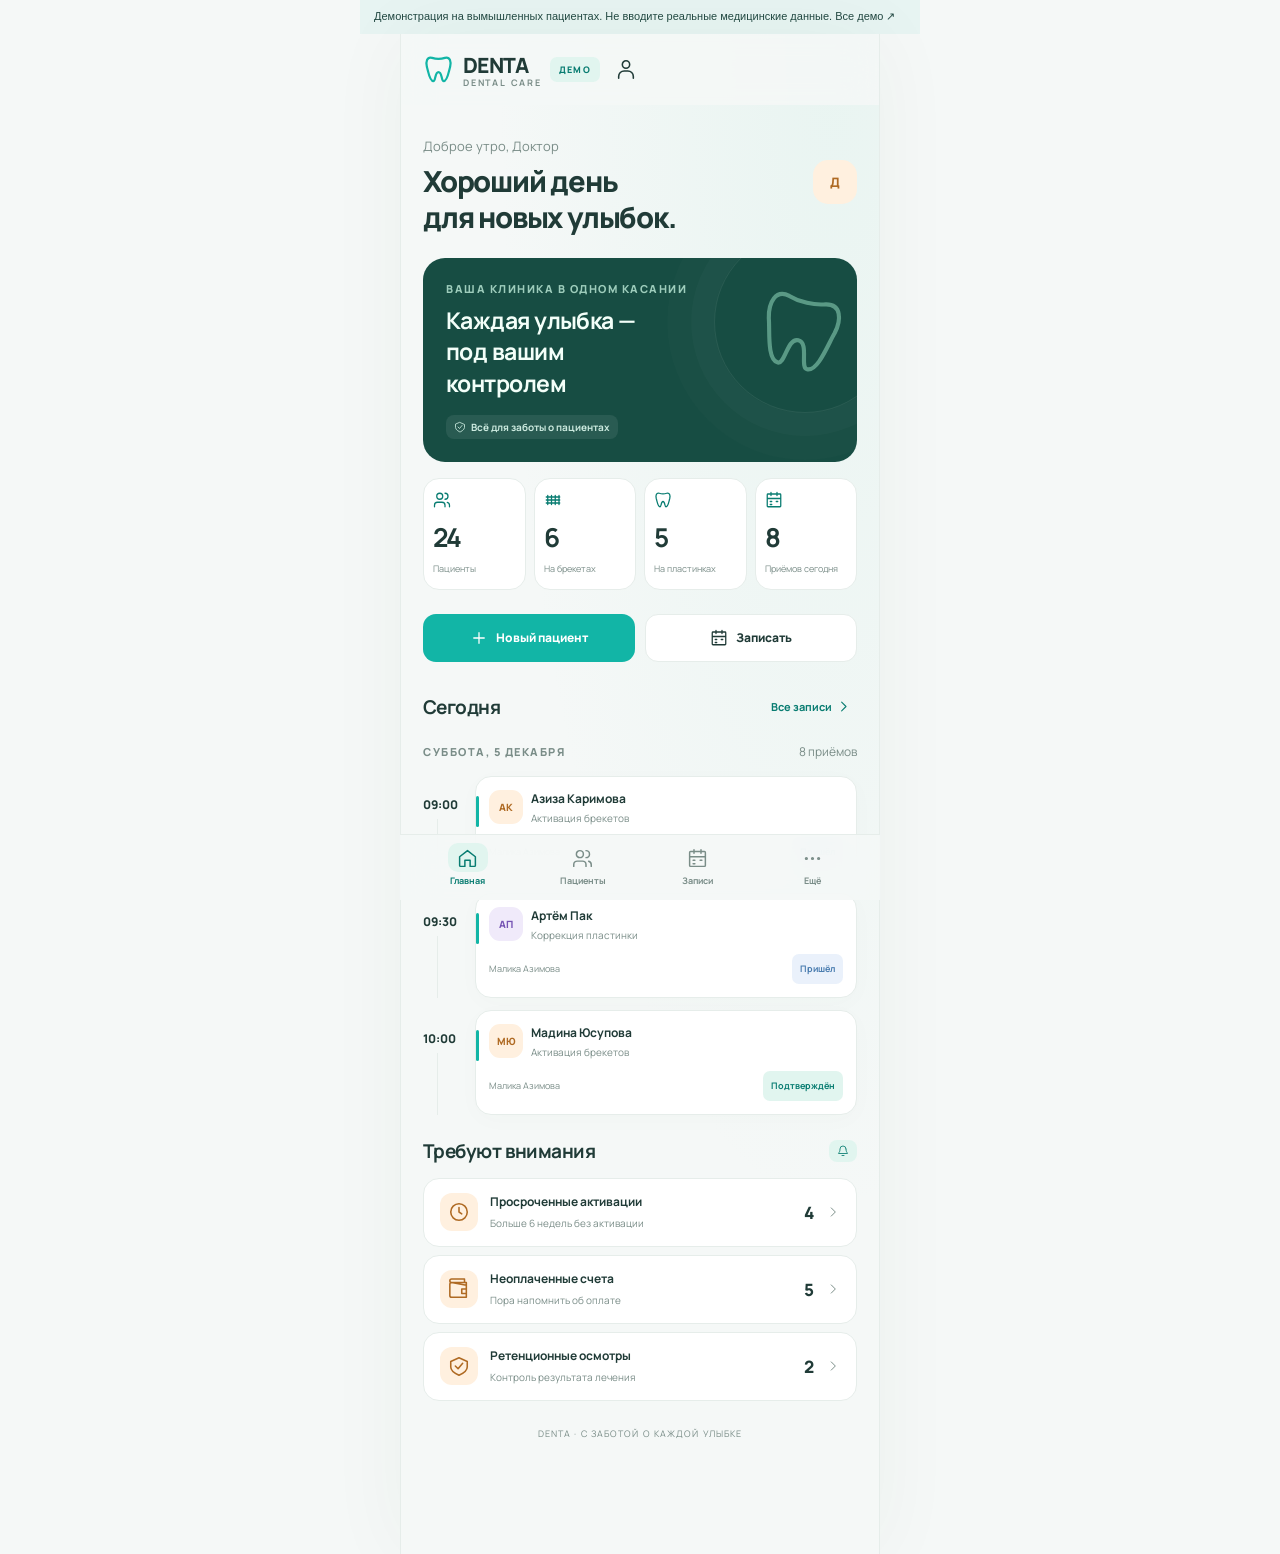
<file: demos/denta/index.html>
<!doctype html>
<html lang="ru"><head><script src="https://telegram.org/js/telegram-web-app.js"></script><meta charset="utf-8"><meta name="viewport" content="width=device-width,initial-scale=1,viewport-fit=cover"><meta name="theme-color" content="#f5f8f7"><title>DENTA — клиника в одном касании</title><link rel="preconnect" href="https://fonts.googleapis.com"><link href="https://fonts.googleapis.com/css2?family=Manrope:wght@400;500;600;700;800&display=swap" rel="stylesheet"><style>
:root{--bg:#f5f8f7;--card:#fff;--ink:#203b37;--muted:#7a8d88;--line:#e6edea;--accent:#12b5a6;--deep:#087c71;--soft:#e1f5ef;--glass:#f5f8f7e8;--purple:#7654b4;--purple-bg:#f0eafa;--orange:#af6a23;--orange-bg:#fff0df;--red:#c05c64;--red-bg:#fbeaec;--blue:#497caf;--blue-bg:#eaf1fb;--green:#398565;--green-bg:#e7f5ed;--shadow:0 5px 24px #284e3f05;--safe-bottom:max(env(safe-area-inset-bottom,0px),var(--tg-safe-area-inset-bottom,0px),var(--tg-content-safe-area-inset-bottom,0px));--safe-top:max(env(safe-area-inset-top,0px),var(--tg-safe-area-inset-top,0px),var(--tg-content-safe-area-inset-top,0px))}
[data-theme=dark]{--bg:#142522;--card:#1d322e;--ink:#e3f1eb;--muted:#a2b6af;--line:#30463f;--accent:#31c9b8;--deep:#67dfcc;--soft:#25483f;--glass:#142522ed;--purple:#c9b0f6;--purple-bg:#3a304b;--orange:#edbc83;--orange-bg:#493c2c;--red:#f2a5ad;--red-bg:#493138;--blue:#a1c9ef;--blue-bg:#293f51;--green:#8ed8ac;--green-bg:#284538;--shadow:none}
*{box-sizing:border-box}html{background:var(--bg);color:var(--ink);font-family:Manrope,system-ui,sans-serif;-webkit-tap-highlight-color:transparent}body{margin:0}button,input,select,textarea{font:inherit;color:inherit}button,a,input,select,textarea{touch-action:manipulation}button{border:0;cursor:pointer;background:none}button:disabled{opacity:.35;cursor:default}button:focus-visible,a:focus-visible{outline:3px solid var(--accent);outline-offset:2px}a{color:inherit;text-decoration:none}svg{width:22px;height:22px;stroke:currentColor;stroke-width:1.7;fill:none;stroke-linecap:round;stroke-linejoin:round;flex-shrink:0}h1,h2,h3,p{margin:0}h1{font-size:29px;line-height:1.25;letter-spacing:-1.2px;font-weight:800}h2{font-size:19px;letter-spacing:-.55px}h3{font-size:15px}small,.small{font-size:12px}.muted{color:var(--muted)}.accent{color:var(--deep)}.danger{color:var(--red)}.row{display:flex;align-items:center;gap:12px}.between{justify-content:space-between}.wrap{flex-wrap:wrap}.grow{flex:1;min-width:0}.stack{display:grid;gap:12px}.gap8{gap:8px}.gap4{gap:4px}.mt{margin-top:20px}.mb{margin-bottom:16px}.label{font-size:11px;letter-spacing:1.5px;font-weight:800;text-transform:uppercase;color:var(--muted)}.app{max-width:480px;margin:auto;min-height:100dvh;position:relative;background:radial-gradient(ellipse at 90% 0%,#a9e2d329,transparent 55%),var(--bg)}header{position:sticky;top:0;z-index:20;background:var(--glass);backdrop-filter:blur(16px);padding:calc(14px + var(--safe-top)) 22px 12px;border-bottom:1px solid transparent;display:flex;align-items:center;justify-content:space-between;gap:8px}.brand{display:flex;align-items:center;gap:9px;font-size:21px;font-weight:800;letter-spacing:-.7px}.brand-mark{width:31px;height:35px;color:var(--accent)}.brand small{font-size:9px;letter-spacing:1.8px;display:block;color:var(--muted);font-weight:700;margin-top:-3px}.demo{background:var(--soft);color:var(--deep);font-size:9px;letter-spacing:1.3px;font-weight:800;padding:6px 9px;border-radius:7px}.icon-btn{display:inline-flex;align-items:center;justify-content:center;min-width:44px;min-height:44px;border-radius:14px}.icon-btn.filled{background:var(--card);border:1px solid var(--line)}main{padding:16px 22px 110px;min-height:80vh}.page{animation:enter .23s ease-out}.intro{margin:8px 0 23px}.intro p{font-size:13px;color:var(--muted);margin:8px 0}.intro h1{margin-top:5px}.avatar{width:44px;height:44px;display:flex;align-items:center;justify-content:center;flex-shrink:0;border-radius:15px;font-size:13px;font-weight:800;background:var(--soft);color:var(--deep)}.avatar.lg{height:70px;width:70px;border-radius:24px;font-size:23px}.avatar img{width:100%;height:100%;object-fit:cover;border-radius:inherit}.avatar.v1{background:var(--purple-bg);color:var(--purple)}.avatar.v2{background:var(--orange-bg);color:var(--orange)}.avatar.v3{background:var(--blue-bg);color:var(--blue)}.hero{position:relative;overflow:hidden;background:#174d43;color:#f3fff9;border-radius:22px;padding:23px;margin-bottom:16px;min-height:152px}.hero:after{content:'';position:absolute;width:180px;height:180px;border:1px solid #ffffff14;border-radius:50%;right:-39px;top:-27px;box-shadow:0 0 0 23px #ffffff05,0 0 0 47px #ffffff03;pointer-events:none}.hero .label{color:#9dccbb}.hero h2{font-size:23px;max-width:220px;line-height:1.35;margin:9px 0 16px;color:#f3fff9}.hero .hero-note{font-size:11px;color:#b8d8ce}.hero svg.decor{position:absolute;width:90px;height:100px;right:12px;top:25px;stroke:#87ccb2;stroke-width:1.1;transform:rotate(13deg);opacity:.6}.pill{display:inline-flex;align-items:center;gap:5px;border-radius:8px;padding:5px 8px;background:var(--soft);color:var(--deep);font-size:10px;font-weight:700}.pill svg{width:12px;height:12px}.hero .pill{background:#ffffff14;color:#cceadf}.kpis{display:grid;grid-template-columns:repeat(4,minmax(0,1fr));gap:8px;margin-bottom:24px}.kpi{text-align:left;min-height:99px;padding:12px 9px;background:var(--card);border:1px solid var(--line);border-radius:16px}.kpi svg{width:18px;height:18px;color:var(--deep)}.kpi strong{display:block;font-size:26px;letter-spacing:-1px;margin:5px 0 0}.kpi span{font-size:9px;color:var(--muted);white-space:nowrap}.section-title{display:flex;align-items:center;justify-content:space-between;gap:8px;margin:23px 0 14px}.text-btn{font-size:11px;color:var(--deep);font-weight:700;min-height:44px;display:inline-flex;align-items:center;gap:4px}.text-btn svg{width:15px;height:15px}.actions{display:grid;grid-template-columns:1fr 1fr;gap:10px}.btn{min-height:48px;display:inline-flex;align-items:center;justify-content:center;gap:8px;border-radius:13px;font-size:12px;font-weight:800;padding:12px 16px;background:var(--card);border:1px solid var(--line)}.btn.primary{background:var(--accent);color:#fff;border-color:transparent}.btn.soft{background:var(--soft);color:var(--deep);border-color:transparent}.btn.full{width:100%}.btn.danger{background:var(--red-bg);border-color:transparent}.btn svg{width:18px;height:18px}.card{background:var(--card);border:1px solid var(--line);border-radius:18px;padding:17px;box-shadow:var(--shadow)}.notice{display:flex;align-items:center;gap:12px;text-align:left;width:100%;padding:14px 16px;border-radius:16px;border:1px solid var(--line);background:var(--card);margin-bottom:8px}.notice .badge-icon{height:38px;width:38px;display:grid;place-items:center;border-radius:12px;background:var(--orange-bg);color:var(--orange)}.notice p{font-size:12px;font-weight:700}.notice small{color:var(--muted);font-size:10px}.notice .count{font-size:17px;font-weight:800}.notice>svg{width:14px;color:var(--muted)}.appt{display:grid;grid-template-columns:42px 1fr;gap:10px;margin-bottom:12px}.appt-time{font-size:12px;font-weight:800;padding-top:20px;position:relative}.appt-time:after{content:'';height:calc(100% - 43px);position:absolute;top:43px;left:14px;width:1px;background:var(--line)}.appt .card{padding:13px;border-radius:16px;position:relative}.appt .card:before{content:'';position:absolute;left:0;top:19px;height:31px;width:3px;border-radius:3px;background:var(--accent)}.appt .avatar{width:34px;height:34px;border-radius:11px;font-size:10px}.appt h3{font-size:12px}.appt p{font-size:10px;color:var(--muted);margin-top:4px}.appt-meta{display:flex;justify-content:space-between;align-items:center;margin-top:12px;gap:7px}.appt-meta small{font-size:9px;color:var(--muted)}.status{min-height:30px;font-size:9px;font-weight:700;border-radius:7px;background:var(--soft);color:var(--deep);padding:6px 8px}.status.s1{background:var(--blue-bg);color:var(--blue)}.status.s2,.status.s3{background:var(--red-bg);color:var(--red)}nav{position:fixed;bottom:0;left:50%;transform:translateX(-50%);width:min(100%,480px);z-index:30;display:flex;background:var(--glass);backdrop-filter:blur(18px);border-top:1px solid var(--line);padding:8px 10px calc(9px + var(--safe-bottom))}nav button{flex:1;display:flex;flex-direction:column;gap:5px;align-items:center;font-size:9px;font-weight:700;color:var(--muted);min-height:48px;justify-content:center;position:relative}nav button.active{color:var(--deep)}nav button.active:before{content:'';width:40px;height:29px;border-radius:10px;background:var(--soft);position:absolute;top:0;z-index:-1}nav svg{width:21px;height:21px}.search{display:flex;gap:9px;align-items:center;background:var(--card);border:1px solid var(--line);border-radius:14px;padding:0 13px;min-height:49px}.search svg{color:var(--muted);width:19px}.search input{width:100%;min-width:0;background:none;border:0;outline:0;height:47px;font-size:12px}.sticky-search{position:sticky;top:calc(74px + var(--safe-top));z-index:15;background:var(--bg);padding:8px 0}.chips{display:flex;gap:7px;overflow-x:auto;scrollbar-width:none;padding:7px 0 9px}.chips::-webkit-scrollbar{display:none}.chip{white-space:nowrap;border-radius:10px;min-height:39px;padding:9px 13px;border:1px solid var(--line);background:var(--card);font-size:11px;font-weight:700}.chip.active{background:var(--soft);border-color:var(--accent);color:var(--deep)}.chip b{font-size:10px;margin-left:5px;opacity:.65}.filters-line{display:flex;gap:8px;align-items:center;margin:6px 0 8px}.filters-line .btn{min-height:40px;padding:9px 11px;font-size:11px}.filters-line select{background:none;border:0;font-size:10px;max-width:175px;margin-left:auto;min-height:44px}.filter-pills{display:flex;gap:6px;flex-wrap:wrap}.filter-pills button{background:var(--soft);color:var(--deep);padding:7px 9px;border-radius:9px;font-size:10px;min-height:34px}.patient{margin-bottom:10px;position:relative}.patient-open{width:100%;text-align:left;padding:0;display:block}.patient .name{font-size:13px;font-weight:800;padding-right:22px}.patient .age{font-size:10px;color:var(--muted);margin-top:4px}.star{position:absolute;right:10px;top:10px;color:var(--muted);width:44px;height:44px}.star svg{width:17px;height:17px}.star.on{color:#d6a142}.star.on svg{fill:#e4bf6060}.tags{display:flex;gap:5px;flex-wrap:wrap;margin:12px 0}.tag{font-size:9px;padding:5px 7px;border-radius:6px;font-weight:700;background:var(--purple-bg);color:var(--purple)}.tag.therapy{color:var(--orange);background:var(--orange-bg)}.tag.surgery{color:var(--red);background:var(--red-bg)}.tag.prosthetics{color:var(--blue);background:var(--blue-bg)}.tag.hygiene{color:var(--green);background:var(--green-bg)}.progress{height:4px;background:var(--line);border-radius:5px;overflow:hidden;margin:8px 0}.progress i{height:100%;display:block;background:var(--accent);border-radius:5px}.patient-bottom{display:flex;justify-content:space-between;gap:6px;font-size:9px;color:var(--muted)}.empty{text-align:center;padding:40px 20px}.empty>svg{width:62px;height:62px;color:var(--accent);margin-bottom:17px}.empty p{font-size:12px;color:var(--muted);margin:10px 0 20px}.tabs{display:flex;gap:4px;margin:20px 0 16px;border-bottom:1px solid var(--line);overflow:auto}.tabs button{flex:1;min-height:45px;font-size:11px;font-weight:700;padding:10px 6px;white-space:nowrap;color:var(--muted);border-bottom:2px solid transparent}.tabs button.active{border-color:var(--accent);color:var(--deep)}.detail-head{text-align:center}.detail-head .avatar{margin:0 auto 13px}.detail-head h1{font-size:24px}.detail-head .tags{justify-content:center}.detail-head .phone{font-size:12px;color:var(--muted);min-height:36px;display:inline-flex;gap:8px;align-items:center}.phone svg{width:13px}.detail-actions{display:grid;grid-template-columns:repeat(3,1fr);gap:7px}.detail-actions .btn{padding:9px 5px;font-size:10px;flex-direction:column;gap:5px}.info-row{padding:13px 0;border-bottom:1px solid var(--line)}.info-row:last-child{border:0;padding-bottom:0}.info-row:first-child{padding-top:0}.info-row span{font-size:10px;color:var(--muted);display:block;margin-bottom:5px}.info-row p{font-size:12px;line-height:1.6}.warning{padding:14px;background:var(--red-bg);color:var(--red);border-radius:14px;font-size:12px;margin:12px 0;line-height:1.6}.track{position:relative;padding:0 0 24px 35px;min-height:58px}.track:before{content:'';position:absolute;left:10px;top:24px;width:1px;height:calc(100% - 19px);background:var(--line)}.track:last-child:before{display:none}.track .dot{position:absolute;left:0;top:0;width:22px;height:22px;border-radius:50%;background:var(--line);display:grid;place-items:center;color:var(--muted);font-size:10px}.track.done .dot{background:var(--accent);color:#fff}.track.current .dot{border:5px solid var(--soft);background:var(--accent);box-shadow:0 0 0 1px var(--accent)}.track h3{font-size:12px;padding-top:2px}.track p{font-size:10px;color:var(--muted);margin-top:6px}.track .dot svg{width:12px;height:12px}.teeth{display:grid;grid-template-columns:repeat(8,minmax(0,1fr));gap:4px;margin:13px 0 18px}.tooth{min-height:58px;padding:2px 0;display:flex;align-items:center;flex-direction:column;gap:4px;color:var(--muted);border-radius:9px;background:var(--bg);font-size:8px}.tooth svg{height:33px;width:24px;fill:color-mix(in srgb,currentColor 12%,var(--card));stroke-width:1.3}.tooth[data-state=caries]{color:var(--red)}.tooth[data-state=filling]{color:var(--blue)}.tooth[data-state=crown]{color:var(--orange)}.tooth[data-state=implant]{color:var(--green)}.tooth[data-state=bracket]{color:var(--purple)}.tooth[data-state=removed]{opacity:.4;text-decoration:line-through}.tooth[data-state=removed] svg{stroke-dasharray:2 2}.legend{display:flex;gap:12px;flex-wrap:wrap;font-size:9px;color:var(--muted)}.legend i{width:7px;height:7px;border-radius:50%;display:inline-block;margin-right:4px;background:var(--muted)}.money-row{display:flex;align-items:start;justify-content:space-between;gap:12px;padding:13px 0;border-bottom:1px solid var(--line);font-size:11px}.money-row small{display:block;color:var(--muted);margin-top:6px;font-size:10px}.money-row strong{white-space:nowrap;font-size:11px}.total{font-size:27px;letter-spacing:-1px;margin:8px 0}.history-card{margin-bottom:10px}.history-card p{font-size:11px;line-height:1.7;margin-top:7px}.history-card small{font-size:10px}.bottom-actions{display:grid;grid-template-columns:1fr 1fr;gap:8px;margin-top:23px}.delete{grid-column:1/-1;color:var(--red);font-size:11px;min-height:44px}.days{display:flex;gap:6px;overflow:auto;scrollbar-width:none;padding:4px 0 12px}.day{flex:0 0 45px;min-height:67px;border-radius:13px;background:var(--card);border:1px solid var(--line);display:grid;place-content:center;gap:7px;font-size:9px;color:var(--muted)}.day strong{font-size:18px;color:var(--ink)}.day.selected{background:var(--accent);color:#e8fffa;border-color:var(--accent)}.day.selected strong{color:#fff}.day.today:not(.selected){border-color:var(--accent)}.day i{width:3px;height:3px;background:var(--accent);border-radius:50%;margin:auto}.day.selected i{background:#fff}.steps{display:flex;align-items:center;margin:24px 0;gap:8px}.steps i{flex:1;height:2px;background:var(--line)}.steps span{width:31px;height:31px;border-radius:50%;display:grid;place-items:center;background:var(--line);font-size:12px;font-weight:800}.steps span.active{background:var(--accent);color:#fff}.form-field{display:block;margin:18px 0}.form-field>span{display:block;font-size:11px;font-weight:700;margin-bottom:8px}.form-field input,.form-field textarea,.form-field select,.select{width:100%;min-width:0;border:1px solid var(--line);border-radius:12px;background:var(--card);padding:14px;font-size:14px;min-height:48px;outline:0}.form-field input:focus,.form-field textarea:focus{border-color:var(--accent)}.form-field textarea{min-height:96px;resize:vertical}.form-field .error{font-size:10px;color:var(--red);display:block;margin-top:6px}.form-field.invalid input{border-color:var(--red)}.form-field input[type=date]{appearance:none;-webkit-appearance:none;min-height:49px}.form-grid{display:grid;grid-template-columns:1fr 1fr;gap:10px}.form-grid .form-field{min-width:0}.check{font-size:12px;display:flex;align-items:center;gap:9px;min-height:44px}.check input{accent-color:var(--accent);width:18px;height:18px}.doctor{width:100%;display:flex;align-items:center;gap:12px;text-align:left;padding:14px;margin-bottom:9px;border:1px solid var(--line);border-radius:15px;background:var(--card)}.doctor.selected{border-color:var(--accent);background:var(--soft)}.doctor h3{font-size:12px}.doctor p{font-size:10px;color:var(--muted);margin-top:5px}.doctor .radio{border:1px solid var(--line);width:18px;height:18px;border-radius:50%;margin-left:auto;flex-shrink:0}.doctor.selected .radio{border:5px solid var(--accent);background:var(--card)}.slots{display:grid;grid-template-columns:repeat(4,1fr);gap:7px}.slot{background:var(--card);border:1px solid var(--line);font-size:12px;border-radius:10px;min-height:43px}.slot.selected{background:var(--soft);border-color:var(--accent);color:var(--deep)}.form-footer{position:fixed;z-index:35;bottom:0;left:50%;transform:translateX(-50%);max-width:480px;width:100%;padding:12px 22px calc(12px + var(--safe-bottom));background:var(--glass);backdrop-filter:blur(15px);border-top:1px solid var(--line);display:flex;gap:8px}.form-footer .btn{flex:1}.success{text-align:center;padding:70px 15px 20px}.success-mark{width:85px;height:85px;border-radius:50%;background:var(--soft);color:var(--accent);display:grid;place-items:center;margin:0 auto 25px;animation:pop .4s ease-out}.success-mark svg{width:38px;height:38px}.success p{font-size:13px;color:var(--muted);margin:16px 0 30px;line-height:1.7}.menu-item{width:100%;display:flex;align-items:center;gap:14px;padding:16px 0;border-bottom:1px solid var(--line);text-align:left;min-height:60px}.menu-item>svg:first-child{color:var(--deep);width:20px}.menu-item span{flex:1;font-size:12px;font-weight:700}.menu-item>svg:last-child{width:15px;color:var(--muted)}.sheet-overlay{position:fixed;inset:0;z-index:60;background:#0d211d66;display:flex;align-items:flex-end;justify-content:center;animation:fade .2s}.sheet{background:var(--bg);width:100%;max-width:480px;border-radius:25px 25px 0 0;max-height:90dvh;display:flex;flex-direction:column;box-shadow:0 -8px 50px #102c2920;animation:slide .23s ease-out;padding-bottom:var(--safe-bottom)}.sheet-head{padding:10px 22px 8px;flex-shrink:0}.handle{height:4px;width:34px;border-radius:4px;background:var(--line);margin:0 auto 9px}.sheet-body{overflow-y:auto;padding:4px 22px 20px;overscroll-behavior:contain}.sheet-foot{padding:12px 22px;display:flex;gap:8px;border-top:1px solid var(--line)}.sheet-foot .btn{flex:1}.sheet h3{margin:18px 0 10px;font-size:12px}.sheet .chip{white-space:normal;min-height:40px;font-size:10px}.sheet-options{display:flex;gap:7px;flex-wrap:wrap}.bubble{background:var(--soft);padding:18px;border-radius:18px 18px 18px 3px;font-size:13px;line-height:1.8;margin:15px 0}.bubble .actions{margin-top:15px}.bubble .btn{font-size:10px;min-height:39px}.toast{position:fixed;bottom:calc(96px + var(--safe-bottom));left:50%;transform:translateX(-50%);z-index:100;max-width:calc(100% - 40px);width:max-content;background:var(--ink);color:var(--bg);font-size:12px;padding:14px 20px;border-radius:14px;box-shadow:0 5px 20px #0002;animation:enter .2s}.skeleton{background:var(--line);border-radius:16px;height:110px;margin-bottom:13px;animation:pulse 1s infinite}.footer-note{text-align:center;font-size:9px;color:var(--muted);letter-spacing:1.1px;margin:26px 0 4px}.list-meta{font-size:10px;color:var(--muted);margin:12px 0}.segmented{display:flex;gap:4px;background:var(--line);padding:4px;border-radius:12px}.segmented button{flex:1;min-height:38px;border-radius:9px;font-size:11px;font-weight:700}.segmented button.active{background:var(--card);color:var(--deep)}.service{display:flex;gap:12px;align-items:center;text-align:left;width:100%;margin-bottom:10px}.service .price{font-size:12px;font-weight:800;color:var(--deep);margin-top:9px}.service h3{font-size:13px}.service p{font-size:10px;color:var(--muted);margin-top:5px}.low header,.low nav,.low .form-footer{backdrop-filter:none;background:var(--bg)}.low *{animation:none!important;transition:none!important}@keyframes enter{from{opacity:0;transform:translateY(7px)}to{opacity:1;transform:translateY(0)}}@keyframes slide{from{transform:translateY(30px);opacity:0}to{transform:translateY(0);opacity:1}}@keyframes fade{from{opacity:0}to{opacity:1}}@keyframes pop{from{transform:scale(.7)}to{transform:scale(1)}}@keyframes pulse{50%{opacity:.4}}@media(prefers-reduced-motion:reduce){*{animation:none!important;transition:none!important}header,nav,.form-footer{backdrop-filter:none}}@media(max-width:375px){main{padding-left:16px;padding-right:16px}header{padding-left:16px;padding-right:16px}.kpi{padding:11px 7px}.kpi span{font-size:8px}.hero{padding:20px}.hero h2{font-size:21px}.form-footer{padding-left:16px;padding-right:16px}}@media(min-width:600px){.app{box-shadow:0 0 80px #2046380b;border-left:1px solid var(--line);border-right:1px solid var(--line)}}
</style></head><body><aside style="max-width:560px;margin:auto;padding:9px 14px;background:#e7f4f2;color:#234943;font:11px/1.45 Arial,sans-serif">Демонстрация на вымышленных пациентах. Не вводите реальные медицинские данные. <a href="../" style="color:inherit">Все демо ↗</a></aside><div class="app"><header id="header"></header><main id="main"><div class="skeleton"></div><div class="skeleton"></div><div class="skeleton"></div></main><nav id="nav"></nav></div><div id="footer"></div><div id="overlay"></div><div id="toasts" aria-live="polite"></div><script>
'use strict';
const T={brand:'DENTA',clinic:'Стоматология · Ташкент',demo:'ДЕМО',home:'Главная',patients:'Пациенты',schedule:'Записи',more:'Ещё',doctor:'Доктор',greetings:['Доброе утро','Добрый день','Добрый вечер'],today:'Сегодня',tomorrow:'Завтра',all:'Все',allDoctors:'Все врачи',newPatient:'Новый пациент',book:'Записать',next:'Далее',save:'Сохранить',cancel:'Отмена',close:'Закрыть',back:'Назад',reset:'Сбросить',filters:'Фильтры',resetFilters:'Сбросить фильтры',search:'ФИО или номер телефона',count:n=>`${n} ${n%10===1&&n%100!==11?'пациент':n%10>=2&&n%10<=4&&(n%100<12||n%100>14)?'пациента':'пациентов'}`,show:n=>`Показать ${n} пациентов`,onBraces:'На брекетах',onPlates:'На пластинках',todayVisits:'Приёмов сегодня',heroTitle:'Каждая улыбка —\nпод вашим контролем',heroLabel:'ВАША КЛИНИКА В ОДНОМ КАСАНИИ',heroNote:'Всё для заботы о пациентах',attention:'Требуют внимания',late:'Просроченные активации',lateHint:'Больше 6 недель без активации',debts:'Неоплаченные счета',debtHint:'Пора напомнить об оплате',retention:'Ретенционные осмотры',retentionHint:'Контроль результата лечения',seeAll:'Все записи',quick:'Быстрые действия',noResults:'Пациенты не найдены',noResultsHint:'Попробуйте другой запрос или измените фильтры.',noAppointments:'День без приёмов',noAppointmentsHint:'Выберите другой день или запишите пациента.',noVisits:'Визитов пока нет',noPlan:'План ещё не составлен',noPlanHint:'Смета появится после диагностики.',important:'Важный пациент',treatment:'Лечение',stage:'Этап лечения',age:'Возраст',payment:'Оплата',nextVisit:'Следующий визит',sorts:{visit:'Ближайший визит',name:'По имени: А–Я',new:'Сначала новые',debt:'По сумме долга'},stages:['Консультация','Диагностика','В лечении','Ретенция','Завершено'],ages:{child:'До 12 лет',teen:'12–17 лет',adult:'18 лет и старше'},payments:{debt:'Есть долг',paid:'Оплачено'},visits:{today:'Сегодня',week:'На неделе',late:'Просрочен',none:'Не назначен'},statuses:['Подтверждён','Пришёл','Не пришёл','Отменён'],tabs:['Обзор','Лечение','Зубы','Визиты','Оплата'],call:'Позвонить',telegram:'Telegram',remind:'Напомнить',copy:'Скопировать номер',copied:'Номер скопирован',copyFail:'Нажмите и удерживайте номер, чтобы скопировать',complaints:'Жалобы',diagnosis:'Диагноз',allergies:'Аллергии',chronic:'Хронические заболевания',doctorLabel:'Лечащий врач',source:'Источник',sources:['Instagram','Telegram','Рекомендация','2ГИС','Вывеска'],notSpecified:'Не указано',none:'Нет',edit:'Редактировать',remove:'Удалить пациента',removeConfirm:'Удалить пациента и все его записи? Это действие нельзя отменить.',removed:'Пациент удалён',saved:'Изменения сохранены',track:['Консультация','Диагностика','Установка','Активации','Снятие','Ретенция'],trackGeneral:['Консультация','Диагностика','План лечения','Лечение','Контроль','Завершено'],apparatus:'Тип аппарата',installed:'Дата установки',endPlan:'План окончания',interval:'Интервал активаций',lastActivation:'Последняя активация',nextActivation:'Следующая активация',weeks:'6 недель',treatmentProgress:'Прогресс лечения',planned:'Запланировано',permanent:'Постоянные',milk:'Молочные',upper:'Верхняя челюсть',lower:'Нижняя челюсть',teethHint:'Нажмите на зуб, чтобы изменить состояние',tooth:n=>`Зуб ${n}`,toothStates:{healthy:'Здоров',caries:'Кариес',filling:'Пломба',crown:'Коронка',removed:'Удалён',implant:'Имплант',bracket:'Брекет'},estimate:'План лечения',total:'Стоимость лечения',paid:'Оплачено',balance:'Остаток',installments:'График рассрочки',installment:'Платёж',due:'К оплате',settled:'Оплачено',formTitles:['Личные данные','Здоровье и лечение','Первый приём'],formHints:['Начнём знакомство с пациентом','Важные детали для лечащего врача','Выберите врача и удобное время'],fio:'Фамилия и имя',dob:'Дата рождения',sex:'Пол',sexes:['Женский','Мужской'],phone:'Телефон',username:'Telegram @username',parent:'Родитель / представитель',parentName:'Имя представителя',parentPhone:'Телефон представителя',treatments:'Виды лечения',quickComplaints:['Неровные зубы','Боль в зубе','Чувствительность','Плановый осмотр'],chronicOptions:['Диабет','Астма','Гипертония'],date:'Дата приёма',time:'Время приёма',busyHint:'Серые слоты уже заняты или прошли',noBooking:'Без записи',required:'Заполните это поле',nameError:'Введите имя и фамилию',dobError:'Укажите корректную дату рождения',phoneError:'Введите 9 цифр после +998',usernameError:'От 5 до 32 латинских букв, цифр или _',treatmentError:'Выберите хотя бы один вид лечения',slotError:'Выберите доступное время',conflict:'Этот слот уже занят. Выберите другой.',leave:'Выйти без сохранения? Введённые данные будут потеряны.',success:'Пациент добавлен',bookSuccess:'Приём назначен',successHint:'Всё готово. Карточка сохранена, детали всегда под рукой.',openCard:'Открыть карточку',addMore:'Добавить ещё',bookTitle:'Запись на приём',selectPatient:'Выберите пациента',selectDoctor:'Выберите врача',selectSlot:'Дата и время',reminder:'Напоминание о приёме',bot:'Бот клиники',confirm:'Подтвердить',reschedule:'Перенести',send:'Отправить',sent:'Отправлено (демо)',demoOnly:'В демонстрации сообщение не отправляется реальному человеку.',noNext:'Сначала назначьте следующий приём',reminderText:(name,date,time,proc,doc)=>`${name}, напоминаем: ${date} в ${time} — ${proc.toLowerCase()}. Ваш врач: ${doc}. Ждём вас в DENTA!`,statusTitle:'Статус приёма',statusSaved:'Статус приёма обновлён',profile:'Профиль врача',experience:'Опыт работы',yearsExperience:'12 лет',specialty:'Специализация',workHours:'Пн–Сб · 09:00–18:00',homeScreen:'Добавить на главный экран',homeScreenHint:'В Safari нажмите «Поделиться» → «На экран Домой». В Chrome откройте меню → «Добавить на главный экран».',resetData:'Сбросить демо-данные',resetConfirm:'Восстановить 24 демо-пациента? Все ваши изменения в этом демо будут удалены.',resetDone:'Демо-данные восстановлены',about:'О демо',aboutText:'DENTA — демонстрация рабочего пространства стоматологической клиники. Все пациенты, истории и суммы вымышлены. Изменения сохраняются только в этом браузере. Напоминания имитируются. Разработано для презентации возможностей цифровой клиники.',theme:'Тема оформления',themes:{auto:'Системная',light:'Светлая',dark:'Тёмная'},mode:'Режим просмотра',staff:'Клиника',patientMode:'Пациент',services:'Услуги',myTreatment:'Моё лечение',patientWelcome:'Ваша улыбка.\nНаша забота.',patientHint:'Путь к здоровой улыбке начинается здесь',from:'от',onlineBook:'Записаться онлайн',patientDemo:'Демо-профиль пациента',month:'месяц',backWeek:'Предыдущая неделя',nextWeek:'Следующая неделя',attentionFilter:'Требуют внимания',notAssigned:'Визит не назначен',overdue:n=>`Просрочен ${n} дн.`,inDays:n=>`Через ${n} дн.`,ageText:n=>`${n} ${n%10===1&&n%100!==11?'год':n%10>=2&&n%10<=4&&(n%100<12||n%100>14)?'года':'лет'}`,storageError:'Браузер не разрешил сохранить данные. Изменения доступны до закрытия.',noUsername:'Telegram не указан',paymentDemo:'Платежи и смета — демонстрационные',footer:'DENTA · С ЗАБОТОЙ О КАЖДОЙ УЛЫБКЕ',directions:{ortho:'Ортодонтия',therapy:'Терапия',surgery:'Хирургия',prosthetics:'Ортопедия',hygiene:'Гигиена'},types:{braces:['Брекеты','ortho',4500000],plate:['Пластинка','ortho',1400000],aligners:['Элайнеры','ortho',14000000],retainer:['Ретейнер','ortho',900000],caries:['Кариес','therapy',450000],hygiene:['Гигиена','hygiene',400000],removal:['Удаление','surgery',350000],implant:['Имплант','surgery',5500000],crown:['Коронки/виниры','prosthetics',2200000]},procedures:{braces:'Активация брекетов',plate:'Коррекция пластинки',aligners:'Контроль элайнеров',retainer:'Ретенционный осмотр',caries:'Лечение кариеса',hygiene:'Профессиональная гигиена',removal:'Удаление зуба',implant:'Контроль имплантации',crown:'Примерка коронки'},notes:['Без осложнений. Рекомендации даны.','Динамика положительная. Контроль по плану.','Проведён осмотр, план лечения согласован.'],diagnoses:{braces:'Скученность зубов, нарушение прикуса',plate:'Сужение зубного ряда',aligners:'Нарушение положения зубов',retainer:'Ретенционный период после ортодонтии',caries:'Кариес дентина',hygiene:'Зубные отложения',removal:'Ретинированный зуб',implant:'Частичная адентия',crown:'Дефект коронковой части зуба'},seedComplaints:['Не устраивает положение зубов','Плановый контроль лечения','Дискомфорт при жевании','Повышенная чувствительность'],seedAllergy:'Пенициллин',estimateSteps:['Диагностика','Основной этап','Контроль и завершение']};
const icons={tooth:'M7 3c-4-1-5 3-4 7 1 3 2 11 5 11 2 0 1-7 4-7s2 7 4 7c3 0 4-8 5-11 1-4 0-8-4-7-3 1-7 1-10 0Z',home:'m3 10 9-7 9 7v10a1 1 0 0 1-1 1h-5v-7H9v7H4a1 1 0 0 1-1-1Z',users:'M16 21v-2a4 4 0 0 0-4-4H6a4 4 0 0 0-4 4v2M16 3a4 4 0 0 1 0 8M22 21v-2a4 4 0 0 0-3-3.87|circle:9,7,4',calendar:'M8 2v4M16 2v4M3 10h18M4 4h16a1 1 0 0 1 1 1v15a1 1 0 0 1-1 1H4a1 1 0 0 1-1-1V5a1 1 0 0 1 1-1M7 14h2M15 14h2M7 18h2',more:'|circle:5,12,1|circle:12,12,1|circle:19,12,1',plus:'M12 5v14M5 12h14',arrow:'m9 5 7 7-7 7',back:'m15 5-7 7 7 7',search:'m21 21-5-5|circle:10,10,7',filter:'M4 7h16M4 17h16M8 4v6M16 14v6',star:'m12 3 2.8 5.7 6.2.9-4.5 4.4 1.1 6.2-5.6-3-5.6 3 1.1-6.2L3 9.6l6.2-.9Z',check:'m5 12 4 4L19 6',x:'m6 6 12 12M6 18 18 6',clock:'M12 7v5l3 2|circle:12,12,9',bell:'M18 8a6 6 0 0 0-12 0c0 7-3 7-3 9h18c0-2-3-2-3-9M10 21h4',wallet:'M20 8V5H4a2 2 0 0 1 0-4h14v4M4 5a2 2 0 0 0-2 2v12a2 2 0 0 0 2 2h16V8ZM20 12h-5v5h5',phone:'M22 16.9v3a2 2 0 0 1-2.2 2 19.8 19.8 0 0 1-8.6-3.1 19.5 19.5 0 0 1-6-6A19.8 19.8 0 0 1 2.1 4.2 2 2 0 0 1 4.1 2h3a2 2 0 0 1 2 1.7c.1 1 .3 2 .7 2.9a2 2 0 0 1-.4 2.1L8.1 10a16 16 0 0 0 6 6l1.3-1.3a2 2 0 0 1 2.1-.4c.9.4 1.9.6 2.9.7a2 2 0 0 1 1.6 1.9Z',send:'m22 2-7 20-4-9-9-4 20-7ZM22 2 11 13',copy:'M9 9h12v12H9ZM5 15H3V3h12v2',shield:'m12 3 9 4v6c0 5-9 9-9 9s-9-4-9-9V7ZM8 12l3 3 5-6',sun:'M12 2v2M12 20v2M2 12h2M20 12h2M5 5l1 1M18 18l1 1M5 19l1-1M18 6l1-1|circle:12,12,4',user:'M20 21v-2a6 6 0 0 0-6-6h-4a6 6 0 0 0-6 6v2|circle:12,6,4',refresh:'M20 7V2l-3 3a9 9 0 1 0 4 10M20 7h-5',info:'M12 11v6M12 7h.01|circle:12,12,9',download:'M12 3v12m-5-5 5 5 5-5M4 17v4h16v-4',braces:'M3 8h18M3 16h18M5 6v12M10 6v12M15 6v12M20 6v12M3 12h18',spark:'m12 3 2.5 6.5L21 12l-6.5 2.5L12 21l-2.5-6.5L3 12l6.5-2.5Z'};
function icon(k,cls=''){return `<svg class="${cls}" viewBox="0 0 24 24" aria-hidden="true">${(icons[k]||icons.tooth).split('|').map(s=>s.startsWith('circle:')?(()=>{const a=s.slice(7).split(',');return `<circle cx="${a[0]}" cy="${a[1]}" r="${a[2]}"/>`})():s?`<path d="${s}"/>`:'').join('')}</svg>`}
const $=s=>document.querySelector(s), $$=s=>[...document.querySelectorAll(s)], esc=s=>String(s??'').replace(/[&<>"']/g,c=>({'&':'&amp;','<':'&lt;','>':'&gt;','"':'&quot;',"'":'&#39;'}[c]));
const tg=window.Telegram?.WebApp,inTG=!!tg&&tg.platform!=='unknown',can=v=>inTG&&typeof tg.isVersionAtLeast==='function'&&tg.isVersionAtLeast(v);function tgCall(v,m,...args){if(can(v)&&typeof tg[m]==='function')try{return tg[m](...args)}catch{}}
function haptic(type='selectionChanged',value){if(can('6.1'))try{tg.HapticFeedback?.[type](...(value?[value]:[]))}catch{}}
const low=/LOW/i.test(navigator.userAgent)||matchMedia('(prefers-reduced-motion: reduce)').matches;if(low)document.body.classList.add('low');
const today=()=>{const d=new Date();return `${d.getFullYear()}-${String(d.getMonth()+1).padStart(2,'0')}-${String(d.getDate()).padStart(2,'0')}`},parse=s=>new Date(s+'T12:00:00'),add=(n,base=today())=>{const d=parse(base);d.setDate(d.getDate()+n);return `${d.getFullYear()}-${String(d.getMonth()+1).padStart(2,'0')}-${String(d.getDate()).padStart(2,'0')}`},diff=(a,b=today())=>Math.round((parse(a)-parse(b))/86400000),date=s=>s?parse(s).toLocaleDateString('ru-RU',{day:'numeric',month:'short'}):T.notSpecified,money=n=>new Intl.NumberFormat('ru-RU').format(n)+' сум',age=b=>{const d=parse(b),n=parse(today());return n.getFullYear()-d.getFullYear()-(n.getMonth()<d.getMonth()||n.getMonth()===d.getMonth()&&n.getDate()<d.getDate()?1:0)},uid=()=>Date.now().toString(36)+Math.random().toString(36).slice(2,7);
const doctors=[{id:'d1',name:'Малика Азимова',specialty:'Ортодонт',initials:'МА'},{id:'d2',name:'Анна Ким',specialty:'Стоматолог-терапевт',initials:'АК'},{id:'d3',name:'Тимур Рахимов',specialty:'Хирург-имплантолог',initials:'ТР'}],doc=id=>doctors.find(d=>d.id===id)||doctors[0];
const FDI=[18,17,16,15,14,13,12,11,21,22,23,24,25,26,27,28,48,47,46,45,44,43,42,41,31,32,33,34,35,36,37,38],MILK=[55,54,53,52,51,61,62,63,64,65,85,84,83,82,81,71,72,73,74,75];
function seed(){const names=['Азиза Каримова','Артём Пак','Мадина Юсупова','Даниил Ким','Сардор Рахимов','София Иванова','Алишер Турсунов','Виктория Ли','Шахзода Абдуллаева','Илья Смирнов','Дилноза Саидова','Руслан Хегай','Феруза Умарова','Александр Петров','Бехруз Нурматов','Елена Цой','Мухаммад Алиев','Анастасия Соколова','Камола Исмаилова','Олег Тен','Нодира Мирзаева','Андрей Ким','Ясмина Хасанова','Рустам Ахмедов'];const ages=[24,9,16,14,33,11,42,27,17,60,31,8,38,46,15,29,6,23,35,52,19,40,10,55];const kinds=['braces','plate','braces','braces','aligners','plate','implant','aligners','braces','crown','caries','plate','retainer','implant','braces','hygiene','plate','retainer','aligners','removal','braces','caries','plate','crown'];let patients=names.map((name,i)=>{let k=kinds[i],ortho=T.types[k][1]==='ortho',stage=i===20?0:i===18?1:[12,17].includes(i)?3:i===15?4:2,progress=stage===0?0:stage===1?12:stage===3?90:stage===4?100:30+i%6*8,total=T.types[k][2];let dob=parse(today());dob.setFullYear(dob.getFullYear()-ages[i]);let teeth=Object.fromEntries([...FDI,...MILK].map(n=>[n,'healthy']));teeth[16]='filling';teeth[36]=i%3===0?'caries':'healthy';if(k==='braces')[11,12,13,14,21,22,23,24,31,32,41,42].forEach(n=>teeth[n]='bracket');if(k==='implant')teeth[46]='implant';if(k==='crown')teeth[26]='crown';if(ages[i]<12){teeth[55]='filling';teeth[75]='caries'}const plan=T.estimateSteps.map((label,j)=>({label,amount:j===0?total*.1:j===1?total*.7:total*.2,paid:i<5?j===0:true}));return{id:'p'+(i+1),name,dob:`${dob.getFullYear()}-${String(dob.getMonth()+1).padStart(2,'0')}-${String(dob.getDate()).padStart(2,'0')}`,sex:i%2?1:0,phone:'+998 90 '+String(1000000+i*9137).replace(/(\d{3})(\d{2})(\d{2})/,'$1 $2 $3'),username:'',parentName:ages[i]<18?name.split(' ')[1]+' · представитель':'',parentPhone:ages[i]<18?'+998 93 000 00 '+String(i+10):'',types:i%5===0?[k,'hygiene']:[k],stage,progress,doctor:ortho?'d1':['implant','removal','crown'].includes(k)?'d3':'d2',complaints:T.seedComplaints[i%4],diagnosis:T.diagnoses[k],allergies:i===0||i===9?T.seedAllergy:'',chronic:i===9?[T.chronicOptions[2]]:[],source:T.sources[i%5],important:i===0||i===8,created:add(-80+i),installed:add(-160+i*2),end:add(220+i*5),lastActivation:add(i<4?-49-i*3:-14-i%12),teeth,plan,history:Array.from({length:2+i%5},(_,j)=>({id:'h'+i+j,date:add(-15-j*32),doctor:ortho?'d1':i%2?'d2':'d3',procedure:T.procedures[k],note:T.notes[j%3],amount:150000+j*50000}))}});let appointments=[];patients.forEach((p,i)=>{if(i<8)appointments.push({id:'a'+i,patient:p.id,doctor:p.doctor,date:today(),time:['09:00','09:30','10:00','10:30','11:00','12:00','14:00','15:00'][i],procedure:T.procedures[p.types[0]],status:i<2?1:0});else if(i<21)appointments.push({id:'a'+i,patient:p.id,doctor:p.doctor,date:add(i===12?-3:1+i%7),time:['09:00','10:00','11:00','14:00','15:00'][i%5],procedure:T.procedures[p.types[0]],status:0})});appointments.push({id:'a24',patient:'p1',doctor:'d1',date:add(1),time:'15:30',procedure:T.procedures.braces,status:0});return{version:1,anchor:today(),patients,appointments}}
let storageOK=true;function readStore(k,f){try{return JSON.parse(localStorage.getItem('dent_'+k))??f}catch{return f}}let db=readStore('data',null);if(!db||db.version!==1)db=seed();
// Roll only seeded date fields with the demo anchor; user-created bookings keep their real dates.
if(db.anchor!==today()){const delta=diff(today(),db.anchor);db.patients.forEach(p=>{if(/^p\d+$/.test(p.id)){['created','installed','end','lastActivation'].forEach(k=>p[k]=add(delta,p[k]));p.history.forEach(h=>{if(/^h\d+$/.test(h.id))h.date=add(delta,h.date)})}});db.appointments.forEach(a=>{if(/^a\d+$/.test(a.id))a.date=add(delta,a.date)});db.anchor=today()}
function persist(){try{localStorage.setItem('dent_data',JSON.stringify(db));return true}catch{storageOK=false;toast(T.storageError);return false}}persist();let theme=readStore('theme','auto'),mode='staff';function setTheme(){const dark=theme==='dark'||theme==='auto'&&(inTG?tg.colorScheme==='dark':matchMedia('(prefers-color-scheme: dark)').matches);document.documentElement.dataset.theme=dark?'dark':'light';const color=dark?'#142522':'#f5f8f7';tgCall('6.9','setHeaderColor',color);tgCall('6.1','setBackgroundColor',color);tgCall('7.10','setBottomBarColor',color);$('meta[name=theme-color]').content=color}setTheme();matchMedia('(prefers-color-scheme: dark)').addEventListener('change',setTheme);if(inTG){tg.ready();tg.expand();tg.onEvent('themeChanged',setTheme)}
let filters=blankFilters(),query='',sort='visit',patientTab=0,milk=false,day=today(),weekOffset=0,scheduleDoctor='',route='',form=null,booking=null,successId='',lastFocus=null,sheetKind='',filterDraft=null,mainHandler=null,secondHandler=null,backHandler=null,formAction=null,secondaryAction=null;
function blankFilters(){return{types:[],stage:'',doctor:'',age:'',payment:'',visit:'',attention:''}}const patient=id=>db.patients.find(p=>p.id===id),debt=p=>p.plan.reduce((s,x)=>s+(!x.paid?x.amount:0),0),nextAppt=p=>db.appointments.filter(a=>a.patient===p.id&&a.status===0).sort((a,b)=>(a.date+a.time).localeCompare(b.date+b.time))[0],late=p=>p.types.some(k=>['braces','plate','aligners'].includes(k))&&p.stage===2&&diff(p.lastActivation)<-42;
function matches(p,f=filters,q=query){const needle=q.trim().toLowerCase(),digits=needle.replace(/\D/g,'');if(needle&&!p.name.toLowerCase().includes(needle)&&!(digits&&p.phone.replace(/\D/g,'').includes(digits)))return false;if(f.types.length&&!f.types.some(t=>p.types.includes(t)))return false;if(f.stage!==''&&p.stage!==+f.stage)return false;if(f.doctor&&p.doctor!==f.doctor)return false;const a=age(p.dob);if(f.age==='child'&&a>=12||f.age==='teen'&&(a<12||a>=18)||f.age==='adult'&&a<18)return false;if(f.payment==='debt'&&debt(p)===0||f.payment==='paid'&&debt(p)>0)return false;const n=nextAppt(p);if(f.visit==='none'&&n||f.visit==='today'&&n?.date!==today()||f.visit==='late'&&(!n||n.date>=today())||f.visit==='week'&&(!n||diff(n.date)<0||diff(n.date)>6))return false;if(f.attention==='late'&&!late(p)||f.attention==='retention'&&p.stage!==3)return false;return true}
function filtered(f=filters,q=query){return db.patients.filter(p=>matches(p,f,q)).sort((a,b)=>sort==='name'?a.name.localeCompare(b.name,'ru'):sort==='new'?b.created.localeCompare(a.created):sort==='debt'?debt(b)-debt(a):((nextAppt(a)?.date||'9999')+(nextAppt(a)?.time||'')).localeCompare((nextAppt(b)?.date||'9999')+(nextAppt(b)?.time||'')))}function activeCount(f=filters){return f.types.length+Object.entries(f).filter(([k,v])=>k!=='types'&&v!=='').length}
function avatar(p,large=false){return `<div class="avatar ${large?'lg':''} v${(p.name||'').length%4}">${esc(p.initials||p.name.split(' ').slice(0,2).map(s=>s[0]).join(''))}</div>`}function tags(p){return `<div class="tags">${p.types.map(k=>`<span class="tag ${T.types[k][1]}">${T.types[k][0]}</span>`).join('')}</div>`}function btn(text,action,kind='',ic=''){return `<button class="btn ${kind}" data-act="${action}">${ic?icon(ic):''}${text}</button>`}function empty(title,hint,action,label){return `<div class="empty">${icon('search')}<h2>${title}</h2><p>${hint}</p>${action?btn(label,action,'soft'):''}</div>`}function relative(s){const n=diff(s);return n<0?T.overdue(-n):n===0?T.today:n===1?T.tomorrow:T.inDays(n)}
function patientCard(p){const n=nextAppt(p);return `<article class="card patient"><button class="patient-open" data-act="patient:${p.id}"><div class="row">${avatar(p)}<div class="grow"><div class="name">${esc(p.name)}</div><div class="age">${T.ageText(age(p.dob))} · ${esc(doc(p.doctor).name)}</div></div></div>${tags(p)}<div class="patient-bottom"><span>${T.stages[p.stage]}</span><span>${p.progress}%</span></div><div class="progress"><i style="width:${p.progress}%"></i></div><div class="patient-bottom"><span class="${n&&diff(n.date)<0?'danger':''}">${n?relative(n.date)+' · '+n.time:T.notAssigned}</span>${debt(p)>0?`<span class="danger">${money(debt(p))}</span>`:''}</div></button><button class="icon-btn star ${p.important?'on':''}" data-act="star:${p.id}" aria-label="${T.important}" aria-pressed="${p.important}">${icon('star')}</button></article>`}
function appointmentsHTML(items){return items.length?items.map(a=>{const p=patient(a.patient);if(!p)return '';return `<div class="appt"><div class="appt-time">${a.time}</div><div class="card"><button class="patient-open" data-act="patient:${p.id}"><div class="row gap8">${avatar(p)}<div class="grow"><h3>${esc(p.name)}</h3><p>${esc(a.procedure)}</p></div></div></button><div class="appt-meta"><small>${esc(doc(a.doctor).name)}</small><button class="status s${a.status}" data-act="status:${a.id}">${T.statuses[a.status]}</button></div></div></div>`}).join(''):empty(T.noAppointments,T.noAppointmentsHint,'book',T.book)}
function go(path){if(location.hash==='#'+path)render();else location.hash=path}function appts(d=day){return db.appointments.filter(a=>a.date===d&&(!scheduleDoctor||a.doctor===scheduleDoctor)).sort((a,b)=>a.time.localeCompare(b.time))}
function home(){if(mode==='patient')return patientHome();const h=new Date().getHours(),first=inTG?tg.initDataUnsafe?.user?.first_name||T.doctor:T.doctor;return `<div class="intro"><div class="row between"><div><p>${T.greetings[h<12?0:h<18?1:2]}, ${esc(first)}</p><h1>Хороший день<br>для новых улыбок.</h1></div>${avatar({name:first})}</div></div><div class="hero"><div class="label">${T.heroLabel}</div><h2>${T.heroTitle.replace('\n','<br>')}</h2><span class="pill">${icon('shield')}${T.heroNote}</span>${icon('tooth','decor')}</div><div class="kpis">${[[db.patients.length,T.patients,'users','all'],[db.patients.filter(p=>p.types.includes('braces')).length,T.onBraces,'braces','braces'],[db.patients.filter(p=>p.types.includes('plate')).length,T.onPlates,'tooth','plate'],[db.appointments.filter(a=>a.date===today()).length,T.todayVisits,'calendar','today']].map(([n,t,i,a])=>`<button class="kpi" data-act="kpi:${a}">${icon(i)}<strong data-count="${n}">${n}</strong><span>${t}</span></button>`).join('')}</div><div class="actions">${btn(T.newPatient,'new','primary','plus')}${btn(T.book,'book','','calendar')}</div><div class="section-title"><h2>${T.today}</h2><button class="text-btn" data-act="schedule">${T.seeAll}${icon('arrow')}</button></div><div class="row between mb"><span class="label">${parse(today()).toLocaleDateString('ru-RU',{day:'numeric',month:'long',weekday:'long'})}</span><span class="small muted">${db.appointments.filter(a=>a.date===today()).length} приёмов</span></div>${appointmentsHTML(db.appointments.filter(a=>a.date===today()).sort((a,b)=>a.time.localeCompare(b.time)).slice(0,3))}<div class="section-title"><h2>${T.attention}</h2><span class="pill">${icon('bell')}</span></div>${[[T.late,T.lateHint,db.patients.filter(late).length,'late','clock'],[T.debts,T.debtHint,db.patients.filter(p=>debt(p)>0).length,'debt','wallet'],[T.retention,T.retentionHint,db.patients.filter(p=>p.stage===3).length,'retention','shield']].map(([t,s,n,a,i])=>`<button class="notice" data-act="attention:${a}"><span class="badge-icon">${icon(i)}</span><div class="grow"><p>${t}</p><small>${s}</small></div><span class="count">${n}</span>${icon('arrow')}</button>`).join('')}<p class="footer-note">${T.footer}</p>`}
function patientsPage(){return `<div class="row between mb"><div><span class="label">БАЗА КЛИНИКИ</span><h1 class="mt" style="margin-top:5px">${T.patients}</h1></div><button class="icon-btn filled accent" data-act="new" aria-label="${T.newPatient}">${icon('plus')}</button></div><div class="sticky-search"><label class="search">${icon('search')}<input id="search" placeholder="${T.search}" value="${esc(query)}" autocomplete="off"></label><div class="chips">${[['',T.all],...Object.entries(T.types).map(([k,v])=>[k,v[0]])].map(([k,t])=>`<button class="chip ${k?filters.types.includes(k)?'active':'':!filters.types.length?'active':''}" data-act="chip:${k}">${t}<b>${k?db.patients.filter(p=>p.types.includes(k)).length:db.patients.length}</b></button>`).join('')}</div></div><div class="filters-line">${btn(T.filters+(activeCount()?` <span class="pill">${activeCount()}</span>`:''),'filters','','filter')}<select id="sort" aria-label="Сортировка">${Object.entries(T.sorts).map(([k,t])=>`<option value="${k}" ${sort===k?'selected':''}>${t}</option>`).join('')}</select></div><div id="activeFilters" class="filter-pills">${activeFiltersHTML()}</div><div id="results">${resultsHTML()}</div>`}
function activeFiltersHTML(){return [...filters.types.map(k=>[k,T.types[k][0],'types']),...Object.entries(filters).filter(([k,v])=>k!=='types'&&v!=='').map(([k,v])=>[v,k==='stage'?T.stages[v]:k==='doctor'?doc(v).name:k==='age'?T.ages[v]:k==='payment'?T.payments[v]:k==='visit'?T.visits[v]:v==='late'?T.late:T.retention,k])].map(([v,t,k])=>`<button data-act="removeFilter:${k}:${v}">${t} ×</button>`).join('')}
function resultsHTML(){const list=filtered();return `<p class="list-meta">${T.count(list.length)}</p>${list.length?list.map(patientCard).join(''):empty(T.noResults,T.noResultsHint,'resetFilters',T.resetFilters)}`}
function info(label,value){return `<div class="info-row"><span>${label}</span><p>${esc(value||T.notSpecified)}</p></div>`}
function detail(p){if(!p)return empty(T.noResults,T.noResultsHint,'patients',T.patients);return `<div class="detail-head">${avatar(p,true)}<h1>${esc(p.name)}</h1><p class="small muted" style="margin-top:7px">${T.ageText(age(p.dob))} · ${date(p.dob)} ${parse(p.dob).getFullYear()}</p><button class="phone" data-act="copy:${p.id}">${esc(p.phone)}${icon('copy')}</button>${tags(p)}</div><div class="detail-actions"><a class="btn" href="tel:${p.phone.replace(/[^+\d]/g,'')}">${icon('phone')}${T.call}</a><button class="btn" data-act="telegram:${p.id}" ${!p.username?'disabled':''}>${icon('send')}${T.telegram}</button>${btn(T.remind,'remind:'+p.id,'soft','bell')}</div><div class="tabs">${T.tabs.map((t,i)=>`<button class="${patientTab===i?'active':''}" data-act="tab:${i}">${t}</button>`).join('')}</div>${patientTab===0?overview(p):patientTab===1?treatmentHTML(p):patientTab===2?teethHTML(p):patientTab===3?historyHTML(p):paymentHTML(p)}<div class="bottom-actions">${btn(T.edit,'edit:'+p.id)}${btn(T.book,'book:'+p.id,'primary','calendar')}<button class="delete" data-act="delete:${p.id}">${T.remove}</button></div>`}
function overview(p){return `${p.allergies||p.chronic.length?`<div class="warning">${icon('shield')} <strong>${T.allergies} / ${T.chronic}</strong><br>${esc([p.allergies,...p.chronic].filter(Boolean).join(', '))}</div>`:''}<div class="card">${info(T.complaints,p.complaints)}${info(T.diagnosis,p.diagnosis)}${info(T.doctorLabel,doc(p.doctor).name+' · '+doc(p.doctor).specialty)}${info(T.source,p.source)}${!p.allergies?info(T.allergies,T.none):''}${age(p.dob)<18?info(T.parent,p.parentName+' · '+p.parentPhone):''}</div>`}
function treatmentHTML(p){const ortho=p.types.some(k=>T.types[k][1]==='ortho'),current=p.stage===0?0:p.stage===1?1:p.stage===2?3:p.stage===3?5:6,steps=ortho?T.track:T.trackGeneral;return `<div class="card mb"><div class="row between"><h3>${T.treatmentProgress}</h3><strong class="accent">${p.progress}%</strong></div><div class="progress" style="margin:15px 0 4px"><i style="width:${p.progress}%"></i></div></div><div class="card">${steps.map((t,i)=>`<div class="track ${i<current?'done':i===current?'current':''}"><span class="dot">${i<current?icon('check'):i+1}</span><h3>${t}</h3><p>${i<current?date(add(i*21-42,p.installed)):i===current?T.stages[p.stage]:T.planned+' · '+date(add((i-current+1)*42))}</p></div>`).join('')}</div>${ortho?`<div class="card mt">${info(T.apparatus,p.types.filter(k=>T.types[k][1]==='ortho').map(k=>T.types[k][0]).join(', '))}${info(T.installed,date(p.installed))}${info(T.endPlan,date(p.end))}${info(T.interval,T.weeks)}${info(T.lastActivation,date(p.lastActivation))}${info(T.nextActivation,date(add(42,p.lastActivation)))}</div>`:''}`}
function teethHTML(p){let nums=milk?MILK:FDI,half=nums.length/2;return `<div class="segmented mb"><button class="${!milk?'active':''}" data-act="teethMode:0">${T.permanent}</button><button class="${milk?'active':''}" data-act="teethMode:1">${T.milk}</button></div><p class="small muted mb">${T.teethHint}</p><div class="card">${[T.upper,T.lower].map((label,i)=>`<span class="label">${label}</span><div class="teeth" ${milk?'style="grid-template-columns:repeat(5,minmax(0,1fr))"':''}>${nums.slice(i*half,(i+1)*half).map(n=>`<button class="tooth" data-state="${p.teeth[n]||'healthy'}" data-act="tooth:${p.id}:${n}" aria-label="${T.tooth(n)}: ${T.toothStates[p.teeth[n]||'healthy']}">${icon('tooth')}<span>${n}</span></button>`).join('')}</div>`).join('')}<div class="legend">${Object.entries(T.toothStates).map(([k,t])=>`<span><i style="background:${stateColor(k)}"></i>${t}</span>`).join('')}</div></div>`}
function stateColor(k){return 'var(--'+({healthy:'muted',caries:'red',filling:'blue',crown:'orange',removed:'line',implant:'green',bracket:'purple'}[k])+')'}
function historyHTML(p){return p.history.length?p.history.slice().sort((a,b)=>b.date.localeCompare(a.date)).map(h=>`<div class="card history-card"><div class="row between"><span class="pill">${date(h.date)}</span><strong class="small">${money(h.amount)}</strong></div><h3 style="margin-top:12px">${esc(h.procedure)}</h3><p>${esc(h.note)}</p><small class="muted">${esc(doc(h.doctor).name)}</small></div>`).join(''):empty(T.noVisits,'','book:'+p.id,T.book)}
function paymentHTML(p){if(!p.plan.length)return empty(T.noPlan,T.noPlanHint);let total=p.plan.reduce((s,x)=>s+x.amount,0),due=debt(p);return `<div class="card"><span class="label">${T.total}</span><div class="total">${money(total)}</div><div class="progress"><i style="width:${100*(total-due)/total}%"></i></div><div class="row between small mt"><span class="muted">${T.paid}</span><strong>${money(total-due)}</strong></div><div class="row between small mt"><span class="muted">${T.balance}</span><strong class="${due?'danger':'accent'}">${money(due)}</strong></div></div><div class="section-title"><h2>${T.estimate}</h2></div><div class="card">${p.plan.map(x=>`<div class="money-row"><span>${x.label}<small class="${x.paid?'accent':'danger'}">${x.paid?T.settled:T.due}</small></span><strong>${money(x.amount)}</strong></div>`).join('')}</div>${due?`<div class="section-title"><h2>${T.installments}</h2></div><div class="card">${[0,1,2].map((n)=>`<div class="money-row"><span>${T.installment} ${n+1}<small>${date(add(n*30+7))}</small></span><strong>${money(n===2?due-2*Math.floor(due/3):Math.floor(due/3))}</strong></div>`).join('')}</div>`:''}<p class="footer-note">${T.paymentDemo}</p>`}
function daysHTML(selected,count,base,action){return `<div class="days">${Array.from({length:count},(_,i)=>{const d=add(i,base);return `<button class="day ${d===selected?'selected':''} ${d===today()?'today':''}" data-act="${action}:${d}"><span>${parse(d).toLocaleDateString('ru-RU',{weekday:'short'})}</span><strong>${parse(d).getDate()}</strong>${db.appointments.some(a=>a.date===d&&a.status===0)?'<i></i>':'<i style="opacity:0"></i>'}</button>`}).join('')}</div>`}
function schedulePage(){return `<div class="row between mb"><div><span class="label">РАСПИСАНИЕ КЛИНИКИ</span><h1 style="margin-top:5px">${T.schedule}</h1></div><button class="icon-btn filled accent" data-act="book" aria-label="${T.book}">${icon('plus')}</button></div><div class="row between"><button class="icon-btn" data-act="week:-1" aria-label="${T.backWeek}">${icon('back')}</button><strong class="small">${parse(add(weekOffset*7)).toLocaleDateString('ru-RU',{month:'long',year:'numeric'})}</strong><button class="icon-btn" data-act="week:1" aria-label="${T.nextWeek}">${icon('arrow')}</button></div>${daysHTML(day,7,add(weekOffset*7),'day')}<select class="select mb" id="scheduleDoctor"><option value="">${T.allDoctors}</option>${doctors.map(d=>`<option value="${d.id}" ${scheduleDoctor===d.id?'selected':''}>${d.name}</option>`).join('')}</select><div class="section-title"><h2>${day===today()?T.today:date(day)}</h2><span class="small muted">${appts().length} приёмов</span></div>${appointmentsHTML(appts())}`}
function field(key,label,value='',type='text',extra=''){return `<label class="form-field" data-field="${key}"><span>${label}</span><input name="${key}" type="${type}" value="${esc(value)}" ${extra}><small class="error"></small></label>`}
function newForm(editId){const p=editId?patient(editId):null;return{step:0,id:editId||'',dirty:false,name:p?.name||'',dob:p?.dob||'',sex:p?.sex||0,phone:p?.phone||'+998 ',username:p?.username||'',parentName:p?.parentName||'',parentPhone:p?.parentPhone||'+998 ',types:p?[...p.types]:[],complaints:p?.complaints||'',allergies:p?.allergies||'',chronic:p?[...p.chronic]:[],source:p?.source||T.sources[0],doctor:p?.doctor||'d1',date:today(),time:''}}
function formPage(){if(!form)form=newForm();return `<span class="label">${form.id?T.edit:T.newPatient}</span><div class="steps">${[0,1,2].map((n)=>`${n?'<i></i>':''}<span class="${form.step>=n?'active':''}">${form.step>n?icon('check'):n+1}</span>`).join('')}</div><h1 style="font-size:25px">${T.formTitles[form.step]}</h1><p class="small muted" style="margin:9px 0 22px">${T.formHints[form.step]}</p><form id="patientForm" novalidate>${form.step===0?personalFields():form.step===1?healthFields():appointmentFields(form,'form')}</form>`}
function personalFields(){return `${field('name',T.fio+' *',form.name,'text','autocomplete="name"')}${field('dob',T.dob+' *',form.dob,'date',`max="${today()}" min="1900-01-01"`)}<div id="ageHint" class="small accent">${form.dob?T.ageText(age(form.dob)):''}</div><label class="form-field"><span>${T.sex}</span><select name="sex">${T.sexes.map((t,i)=>`<option value="${i}" ${form.sex===i?'selected':''}>${t}</option>`).join('')}</select></label>${field('phone',T.phone+' *',form.phone,'tel','autocomplete="tel" inputmode="tel"')}${field('username',T.username,form.username,'text','autocomplete="off" placeholder="@username"')}<div id="parentFields">${parentFields()}</div>`}
function parentFields(){return form.dob&&age(form.dob)<18?`<div class="card mt"><h3>${T.parent}</h3>${field('parentName',T.parentName+' *',form.parentName)}${field('parentPhone',T.parentPhone+' *',form.parentPhone,'tel')}</div>`:''}
function healthFields(){return `<h3>${T.treatments} *</h3><div class="sheet-options mt">${Object.entries(T.types).map(([k,v])=>`<button type="button" class="chip ${form.types.includes(k)?'active':''}" data-act="formType:${k}">${v[0]}</button>`).join('')}</div><div id="typeError" class="small danger mt"></div><label class="form-field"><span>${T.complaints}</span><textarea name="complaints">${esc(form.complaints)}</textarea></label><div class="sheet-options">${T.quickComplaints.map((t,i)=>`<button type="button" class="chip" data-act="complaint:${i}">${t}</button>`).join('')}</div>${field('allergies',T.allergies,form.allergies)}<h3 class="mt">${T.chronic}</h3>${T.chronicOptions.map(t=>`<label class="check"><input type="checkbox" name="chronic" value="${t}" ${form.chronic.includes(t)?'checked':''}>${t}</label>`).join('')}<label class="form-field"><span>${T.source}</span><select name="source">${T.sources.map(t=>`<option ${form.source===t?'selected':''}>${t}</option>`).join('')}</select></label>`}
function isBusy(d,dateValue,timeValue){return db.appointments.some(a=>a.doctor===d&&a.date===dateValue&&a.time===timeValue&&a.status!==3)||(dateValue===today()&&timeValue<=new Date().toTimeString().slice(0,5))}
function appointmentFields(data,prefix){return `<h3 class="mb">${T.selectDoctor}</h3>${doctors.map((d,i)=>`<button type="button" class="doctor ${data.doctor===d.id?'selected':''}" data-act="${prefix}Doctor:${d.id}">${avatar(d)}<div class="grow"><h3>${d.name}</h3><p>${d.specialty}</p></div><span class="radio"></span></button>`).join('')}<h3 class="mt mb">${T.date}</h3>${daysHTML(data.date,14,today(),prefix+'Date')}<h3 class="mt mb">${T.time}</h3><div class="slots">${Array.from({length:18},(_,i)=>`${String(9+Math.floor(i/2)).padStart(2,'0')}:${i%2?'30':'00'}`).map(t=>`<button type="button" class="slot ${data.time===t?'selected':''}" data-act="${prefix}Time:${t}" ${isBusy(data.doctor,data.date,t)?'disabled':''}>${t}</button>`).join('')}</div><p class="small muted mt">${T.busyHint}</p><p id="slotError" class="small danger mt"></p>`}
function bookingPage(){if(!booking)booking={step:0,patient:'',doctor:'d1',date:today(),time:'',query:''};return `<span class="label">${T.bookTitle}</span><h1 style="font-size:25px;margin:12px 0 20px">${booking.step===0?T.selectPatient:T.selectSlot}</h1>${booking.step===0?`<label class="search mb">${icon('search')}<input id="bookSearch" value="${esc(booking.query)}" placeholder="${T.search}"></label><div id="bookResults">${bookResults()}</div>`:`<div class="card row mb">${avatar(patient(booking.patient))}<div><h3>${esc(patient(booking.patient).name)}</h3><span class="small muted">${T.ageText(age(patient(booking.patient).dob))}</span></div></div>${appointmentFields(booking,'book')}`}`}
function bookResults(){return db.patients.filter(p=>matches(p,blankFilters(),booking.query)).map(p=>`<button class="doctor" data-act="bookPatient:${p.id}">${avatar(p)}<div><h3>${esc(p.name)}</h3><p>${esc(p.phone)}</p></div>${icon('arrow')}</button>`).join('')||empty(T.noResults,T.noResultsHint)}
function morePage(){return `<div class="intro"><span class="label">ВАШЕ ПРОСТРАНСТВО</span><h1 style="margin-top:7px">${T.more}</h1></div><div class="card row mb">${avatar(doctors[0],true)}<div><h2>${doctors[0].name}</h2><p class="small muted" style="margin-top:7px">${doctors[0].specialty}</p><button class="text-btn" data-act="profile:d1">${T.profile}${icon('arrow')}</button></div></div><div class="card mb"><h3 class="mb">${T.mode}</h3><div class="segmented"><button class="${mode==='staff'?'active':''}" data-act="mode:staff">${T.staff}</button><button class="${mode==='patient'?'active':''}" data-act="mode:patient">${T.patientMode}</button></div></div><div class="card mb"><h3 class="mb">${T.theme}</h3><div class="segmented">${Object.entries(T.themes).map(([k,t])=>`<button class="${theme===k?'active':''}" data-act="theme:${k}">${t}</button>`).join('')}</div></div><div class="card">${[[T.homeScreen,'install','download'],[T.resetData,'resetData','refresh'],[T.about,'about','info']].map(([t,a,i])=>`<button class="menu-item" data-act="${a}">${icon(i)}<span>${t}</span>${icon('arrow')}</button>`).join('')}</div><p class="footer-note">${T.footer}</p>`}
function patientHome(){return `<div class="intro"><p>${T.patientDemo} · ${esc(db.patients[0]?.name||T.doctor)}</p><h1>${T.patientWelcome.replace('\n','<br>')}</h1><p>${T.patientHint}</p></div><div class="hero"><span class="label">${T.clinic}</span><h2>${T.onlineBook}</h2>${btn(T.book,'patientBook','soft','calendar')}${icon('tooth','decor')}</div><div class="section-title"><h2>${T.services}</h2></div>${Object.entries(T.types).map(([k,v])=>`<button class="card service" data-act="service:${k}"><span class="avatar">${icon('tooth')}</span><div class="grow"><h3>${v[0]}</h3><p>${T.directions[v[1]]}</p><div class="price">${T.from} ${money(v[2])}</div></div>${icon('arrow')}</button>`).join('')}`}
function successPage(){return `<div class="success"><div class="success-mark">${icon('check')}</div><h1>${T.success}</h1><p>${T.successHint}</p><div class="stack">${btn(T.openCard,'patient:'+successId,'primary full')}${btn(T.addMore,'new','full')}</div></div>`}
function cleanButtons(){if(can('6.0')&&tg.MainButton){if(mainHandler)tg.MainButton.offClick(mainHandler);tg.MainButton.hide()}if(can('7.10')&&tg.SecondaryButton){if(secondHandler)tg.SecondaryButton.offClick(secondHandler);tg.SecondaryButton.hide()}if(can('6.1')&&tg.BackButton){if(backHandler)tg.BackButton.offClick(backHandler);tg.BackButton.hide()}mainHandler=secondHandler=backHandler=null;formAction=secondaryAction=null;$('#footer').innerHTML=''}
function configureButtons(){cleanButtons();let nested=/^\/(patient\/|new|book|success)/.test(route);if(nested&&can('6.1')){backHandler=back;tg.BackButton.onClick(backHandler);tg.BackButton.show()}if(route==='/new'){formAction=()=>submitForm(false);secondaryAction=form.step===2?()=>submitForm(true):null;buttons(form.step<2?T.next:form.id?T.save:T.book,formAction,secondaryAction?T.noBooking:'',secondaryAction)}if(route==='/book'&&booking?.step===1){formAction=saveBooking;buttons(T.book,formAction)}if(form?.dirty&&route==='/new')tgCall('6.2','enableClosingConfirmation');else tgCall('6.2','disableClosingConfirmation')}
function buttons(label,fn,second='',secondFn=null){let mainNative=can('6.0')&&tg.MainButton,secondaryNative=can('7.10')&&tg.SecondaryButton;if(mainNative){mainHandler=fn;tg.MainButton.setParams({text:label,color:'#12b5a6',text_color:'#ffffff',is_active:true,is_visible:true});tg.MainButton.onClick(mainHandler)}if(second&&secondaryNative){secondHandler=secondFn;tg.SecondaryButton.setParams({text:second,is_visible:true,is_active:true});tg.SecondaryButton.onClick(secondHandler)}if(!mainNative||second&&!secondaryNative)$('#footer').innerHTML=`<div class="form-footer">${second&&!secondaryNative?btn(second,'secondary'):''}${!mainNative?btn(label,'main','primary'):''}</div>`}
function render(){route=location.hash.slice(1)||'/home';if(!/^\/(home|patients|patient\/[^/]+|new|schedule|more|book|success|my-treatment)$/.test(route)){go('/home');return}closeSheet(false);const nested=/^\/(patient\/|new|book|success|my-treatment)/.test(route);$('#header').innerHTML=`<div class="row gap8">${nested&&!(can('6.1'))?`<button class="icon-btn" data-act="back" aria-label="${T.back}">${icon('back')}</button>`:''}<div class="brand">${icon('tooth','brand-mark')}<div>${T.brand}<small>DENTAL CARE</small></div></div><div class="row gap4"><span class="demo">${T.demo}</span><button class="icon-btn" data-act="more" aria-label="${T.more}">${icon('user')}</button></div>`;let html=route==='/home'?home():route==='/patients'?patientsPage():route.startsWith('/patient/')?detail(patient(route.split('/')[2])):route==='/new'?formPage():route==='/book'?bookingPage():route==='/schedule'?schedulePage():route==='/more'?morePage():route==='/my-treatment'?db.patients[0]?treatmentHTML(db.patients[0]):empty(T.noResults,''):successPage();$('#main').innerHTML=`<div class="page">${html}</div>`;const formRoute=route==='/new'||route==='/book';$('#nav').style.display=formRoute?'none':'flex';const tabs=mode==='staff'?[['home',T.home,'home'],['patients',T.patients,'users'],['schedule',T.schedule,'calendar'],['more',T.more,'more']]:[['home',T.services,'home'],['my-treatment',T.myTreatment,'tooth'],['more',T.more,'more']];$('#nav').innerHTML=tabs.map(([k,t,i])=>`<button class="${route==='/'+k?'active':''}" data-act="${k}" ${route==='/'+k?'aria-current="page"':''}>${icon(i)}${t}</button>`).join('');configureButtons()}
function toast(msg){$('#toasts').innerHTML=`<div class="toast" role="status">${esc(msg)}</div>`;clearTimeout(toast.timer);toast.timer=setTimeout(()=>$('#toasts').innerHTML='',3000)}
function showSheet(title,body,foot='',kind=''){lastFocus=document.activeElement;sheetKind=kind;$('#overlay').innerHTML=`<div class="sheet-overlay"><section class="sheet" role="dialog" aria-modal="true" aria-label="${esc(title)}"><div class="sheet-head"><div class="handle"></div><div class="row between"><h2>${title}</h2><button class="icon-btn" data-act="close" aria-label="${T.close}">${icon('x')}</button></div></div><div class="sheet-body">${body}</div>${foot?`<div class="sheet-foot">${foot}</div>`:''}</section></div>`;document.body.style.overflow='hidden';$('.app').inert=true;tgCall('7.7','disableVerticalSwipes');if(can('6.0'))tg.MainButton?.hide();if(can('7.10'))tg.SecondaryButton?.hide();if(can('6.1')){if(backHandler)tg.BackButton.offClick(backHandler);backHandler=()=>closeSheet();tg.BackButton.onClick(backHandler);tg.BackButton.show()}$('.sheet-head button').focus();let y=0;$('.sheet-head').addEventListener('touchstart',e=>y=e.touches[0].clientY,{passive:true});$('.sheet-head').addEventListener('touchend',e=>{if(e.changedTouches[0].clientY-y>65)closeSheet()},{passive:true})}
function closeSheet(restore=true){if(!$('#overlay').innerHTML)return;$('#overlay').innerHTML='';document.body.style.overflow='';$('.app').inert=false;sheetKind='';tgCall('7.7','enableVerticalSwipes');if(restore){configureButtons();lastFocus?.isConnected&&lastFocus.focus()}}
let confirmCallback=null;function ask(message,cb){if(can('6.2')){tg.showConfirm(message,ok=>{if(ok)cb()});return}confirmCallback=cb;showSheet(T.confirm,`<p class="small" style="line-height:1.8;margin:10px 0">${esc(message)}</p>`,btn(T.cancel,'close')+btn(T.confirm,'confirm','primary'),'confirm')}
function filterSheet(){filterDraft=structuredClone(filters);drawFilters()}
function filterOptions(k,obj){return `<div class="sheet-options">${Object.entries(obj).map(([v,t])=>`<button class="chip ${String(filterDraft[k])===v?'active':''}" data-act="filterValue:${k}:${v}">${t}</button>`).join('')}</div>`}
function filterBody(){return `${Object.entries(T.directions).map(([dir,label])=>`<h3>${label}</h3><div class="sheet-options">${Object.entries(T.types).filter(([,v])=>v[1]===dir).map(([k,v])=>`<button class="chip ${filterDraft.types.includes(k)?'active':''}" data-act="filterType:${k}">${v[0]}</button>`).join('')}</div>`).join('')}<h3>${T.stage}</h3>${filterOptions('stage',Object.fromEntries(T.stages.map((x,i)=>[i,x])))}<h3>${T.doctorLabel}</h3>${filterOptions('doctor',Object.fromEntries(doctors.map(d=>[d.id,d.name])))}<h3>${T.age}</h3>${filterOptions('age',T.ages)}<h3>${T.payment}</h3>${filterOptions('payment',T.payments)}<h3>${T.nextVisit}</h3>${filterOptions('visit',T.visits)}`}
function drawFilters(){const scroll=$('.sheet-body')?.scrollTop||0;showSheet(T.filters,filterBody(),btn(T.reset,'filterReset')+btn(T.show(filtered(filterDraft).length),'filterApply','primary'),'filters');$('.sheet-body').scrollTop=scroll}
function phoneMask(v){let n=v.replace(/\D/g,'');if(n.startsWith('998'))n=n.slice(3);n=n.slice(0,9);return '+998 '+(n.length?'('+n.slice(0,2):'')+(n.length>=2?') ':'')+n.slice(2,5)+(n.length>5?'-'+n.slice(5,7):'')+(n.length>7?'-'+n.slice(7,9):'')}
function collectForm(){if(!form)return;const f=$('#patientForm');if(!f)return;for(const el of f.elements){if(!el.name)continue;if(el.name==='chronic')continue;form[el.name]=el.name==='sex'?+el.value:el.value}if(form.step===1)form.chronic=[...f.querySelectorAll('[name=chronic]:checked')].map(x=>x.value)}
function markErrors(errors){$$('.form-field').forEach(el=>{el.classList.remove('invalid');el.querySelector('.error')&&(el.querySelector('.error').textContent='')});for(const [k,msg]of Object.entries(errors)){const el=$(`[data-field="${k}"]`);if(el){el.classList.add('invalid');el.querySelector('.error').textContent=msg}}if(Object.keys(errors).length){haptic('notificationOccurred','error');$('.invalid')?.scrollIntoView({behavior:low?'instant':'smooth',block:'center'});$('.invalid input')?.focus();return false}return true}
function validatePersonal(){const e={};if(form.name.trim().split(/\s+/).length<2)e.name=T.nameError;if(!form.dob||form.dob>today()||form.dob<'1900-01-01'||!Number.isFinite(age(form.dob)))e.dob=T.dobError;if(form.phone.replace(/\D/g,'').length!==12)e.phone=T.phoneError;if(form.username&&!/^@?[a-zA-Z][a-zA-Z0-9_]{4,31}$/.test(form.username))e.username=T.usernameError;if(form.dob&&age(form.dob)<18){if(!form.parentName.trim())e.parentName=T.required;if(form.parentPhone.replace(/\D/g,'').length!==12)e.parentPhone=T.phoneError}return markErrors(e)}
function submitForm(skip){collectForm();if(form.step===0){if(!validatePersonal())return;form.step=1;render();window.scrollTo(0,0);return}if(form.step===1){if(!form.types.length){$('#typeError').textContent=T.treatmentError;haptic('notificationOccurred','error');return}form.step=2;render();window.scrollTo(0,0);return}if(!skip&&(!form.time||isBusy(form.doctor,form.date,form.time))){$('#slotError').textContent=form.time?T.conflict:T.slotError;haptic('notificationOccurred','error');return}const old=form.id?patient(form.id):null;const p={...(old||{id:uid(),stage:0,progress:0,created:today(),installed:today(),end:add(365),lastActivation:today(),teeth:Object.fromEntries([...FDI,...MILK].map(n=>[n,'healthy'])),history:[],plan:[],important:false}),...Object.fromEntries(['name','dob','sex','phone','username','parentName','parentPhone','types','complaints','allergies','chronic','source','doctor'].map(k=>[k,form[k]])),diagnosis:old?.diagnosis||T.diagnoses[form.types[0]]};p.name=p.name.trim();p.username=p.username.replace(/^@/,'');if(old)db.patients[db.patients.indexOf(old)]=p;else db.patients.push(p);if(!skip)db.appointments.push({id:uid(),patient:p.id,doctor:form.doctor,date:form.date,time:form.time,procedure:T.stages[0],status:0});persist();successId=p.id;form=null;tgCall('6.2','disableClosingConfirmation');haptic('notificationOccurred','success');if(old){go('/patient/'+p.id);toast(T.saved)}else go('/success')}
function saveBooking(){if(!booking.time||isBusy(booking.doctor,booking.date,booking.time)){const e=$('#slotError');if(e)e.textContent=booking.time?T.conflict:T.slotError;haptic('notificationOccurred','error');return}const p=patient(booking.patient);if(!p)return;db.appointments.push({id:uid(),patient:p.id,doctor:booking.doctor,date:booking.date,time:booking.time,procedure:T.procedures[booking.service||p.types[0]]||T.stages[0],status:0});persist();day=booking.date;booking=null;haptic('notificationOccurred','success');go('/schedule');toast(T.bookSuccess)}
function back(){if($('#overlay').innerHTML){closeSheet();return}if(route==='/new'&&form){collectForm();if(form.step>0){form.step--;render();window.scrollTo(0,0)}else if(form.dirty)ask(T.leave,()=>{form=null;go('/patients')});else{form=null;go('/patients')}return}if(route==='/book'&&booking?.step===1){booking.step=0;render();return}go(route.startsWith('/patient/')?'/patients':'/home')}
function startBooking(id){booking={step:id?1:0,patient:id||'',doctor:id?patient(id).doctor:'d1',date:add(1),time:'',query:''};go('/book')}
async function action(a){const [k,v,z]=a.split(':');if(['home','patients','schedule','more','my-treatment'].includes(k)){haptic();if(k==='schedule'){day=today();weekOffset=0}go('/'+k);return}if(k==='back')return back();if(k==='main')return formAction?.();if(k==='secondary')return secondaryAction?.();if(k==='close')return closeSheet();if(k==='confirm'){let cb=confirmCallback;confirmCallback=null;closeSheet();return cb?.()}if(k==='patient'){patientTab=0;milk=age(patient(v)?.dob||today())<12;go('/patient/'+v);return}if(k==='new'||k==='edit'){form=newForm(k==='edit'?v:'');go('/new');return}if(k==='book')return startBooking(v);if(k==='kpi'){filters=blankFilters();query='';if(v==='today'){scheduleDoctor='';day=today();weekOffset=0;go('/schedule')}else{if(v!=='all')filters.types=[v];go('/patients')}return}if(k==='attention'){filters=blankFilters();query='';if(v==='debt')filters.payment='debt';else filters.attention=v;go('/patients');return}if(k==='chip'){filters.types=v?[v]:[];haptic();render();return}if(k==='resetFilters'){filters=blankFilters();query='';render();return}if(k==='removeFilter'){if(v==='types')filters.types=filters.types.filter(t=>t!==z);else filters[v]='';render();return}if(k==='filters')return filterSheet();if(k==='filterType'){filterDraft.types=filterDraft.types.includes(v)?filterDraft.types.filter(t=>t!==v):[...filterDraft.types,v];haptic();drawFilters();return}if(k==='filterValue'){filterDraft[v]=String(filterDraft[v])===z?'':z;haptic();drawFilters();return}if(k==='filterReset'){filterDraft=blankFilters();drawFilters();return}if(k==='filterApply'){filters=filterDraft;closeSheet();render();return}if(k==='star'){const p=patient(v);p.important=!p.important;persist();haptic();const sy=scrollY;render();scrollTo(0,sy);return}if(k==='tab'){patientTab=+v;haptic();const sy=scrollY;render();scrollTo(0,sy);return}if(k==='teethMode'){milk=v==='1';render();return}if(k==='tooth'){const p=patient(v);showSheet(T.tooth(z),`<div class="stack">${Object.entries(T.toothStates).map(([s,t])=>`<button class="btn ${p.teeth[z]===s?'soft':''}" data-act="toothState:${v}:${z}:${s}"><i style="width:8px;height:8px;border-radius:50%;background:${stateColor(s)}"></i>${t}</button>`).join('')}</div>`);return}if(k==='toothState'){const s=a.split(':')[3];patient(v).teeth[z]=s;persist();closeSheet();const sy=scrollY;render();scrollTo(0,sy);haptic('notificationOccurred','success');return}if(k==='copy'){try{await navigator.clipboard.writeText(patient(v).phone);toast(T.copied)}catch{toast(T.copyFail)}return}if(k==='telegram'){const name=patient(v).username;if(name&&can('6.1'))tg.openTelegramLink('https://t.me/'+name);else if(name)showSheet(T.telegram,`<p class="small" style="padding:15px 0">@${esc(name)}</p><p class="small muted">${T.demoOnly}</p>`);else toast(T.noUsername);return}if(k==='delete'){ask(T.removeConfirm,()=>{db.patients=db.patients.filter(p=>p.id!==v);db.appointments=db.appointments.filter(a=>a.patient!==v);persist();go('/patients');toast(T.removed)});return}if(k==='remind'){const p=patient(v),n=nextAppt(p);if(!n){toast(T.noNext);return}showSheet(T.reminder,`<span class="label">${T.bot}</span><div class="bubble">${esc(T.reminderText(p.name.split(' ')[0],date(n.date),n.time,n.procedure,doc(n.doctor).name))}<div class="actions">${btn(T.confirm,'previewConfirm','soft')}${btn(T.reschedule,'previewReschedule','soft')}</div></div><p class="small muted">${T.demoOnly}</p>`,btn(T.send,'sendReminder','primary'));return}if(['previewConfirm','previewReschedule'].includes(k)){toast(T.demoOnly);return}if(k==='sendReminder'){closeSheet();toast(T.sent);haptic('notificationOccurred','success');return}if(k==='status'){showSheet(T.statusTitle,`<div class="stack">${T.statuses.map((t,i)=>btn(t,'setStatus:'+v+':'+i,i===db.appointments.find(a=>a.id===v)?.status?'soft':'')).join('')}</div>`);return}if(k==='setStatus'){const ap=db.appointments.find(x=>x.id===v),p=patient(ap.patient);ap.status=+z;if(+z===1&&!p.history.some(h=>h.appointment===ap.id)){p.history.unshift({id:uid(),appointment:ap.id,date:ap.date,doctor:ap.doctor,procedure:ap.procedure,note:T.notes[0],amount:150000});if(p.types.some(t=>['braces','plate','aligners'].includes(t)))p.lastActivation=ap.date}persist();closeSheet();render();toast(T.statusSaved);return}if(k==='day'){day=v;haptic();render();return}if(k==='week'){weekOffset+=+v;day=add(weekOffset*7);render();return}if(k==='formType'){collectForm();form.types=form.types.includes(v)?form.types.filter(t=>t!==v):[...form.types,v];form.dirty=true;render();return}if(k==='complaint'){collectForm();form.complaints=[form.complaints,T.quickComplaints[+v]].filter(Boolean).join('. ');form.dirty=true;render();return}if(['formDoctor','formDate','formTime','bookDoctor','bookDate','bookTime'].includes(k)){const f=k.startsWith('form')?form:booking;if(k.endsWith('Doctor')){f.doctor=v;f.time=''}else if(k.endsWith('Date')){f.date=v;f.time=''}else f.time=v+':'+z;if(f===form)f.dirty=true;haptic();const sy=scrollY;render();scrollTo(0,sy);return}if(k==='bookPatient'){booking.patient=v;booking.doctor=patient(v).doctor;booking.step=1;render();scrollTo(0,0);return}if(k==='theme'){theme=v;try{localStorage.setItem('dent_theme',JSON.stringify(v))}catch{}setTheme();render();return}if(k==='mode'){mode=v;go('/home');return}if(k==='profile'){const d=doc(v);showSheet(T.profile,`<div class="detail-head">${avatar(d,true)}<h2>${d.name}</h2><p class="small muted mt">${d.specialty}</p></div><div class="card mt">${info(T.experience,T.yearsExperience)}${info(T.schedule,T.workHours)}${info(T.clinic,'DENTA · Ташкент')}</div>`);return}if(k==='install'){if(can('8.0')&&tg.addToHomeScreen)tg.addToHomeScreen();else showSheet(T.homeScreen,`<p class="small" style="line-height:1.9;margin:15px 0">${T.homeScreenHint}</p>`);return}if(k==='about'){showSheet(T.about,`<p class="small" style="line-height:1.9;margin:15px 0">${T.aboutText}</p>`);return}if(k==='resetData'){ask(T.resetConfirm,()=>{db=seed();persist();filters=blankFilters();query='';render();toast(T.resetDone)});return}if(k==='patientBook'||k==='service'){if(db.patients[0]){startBooking(db.patients[0].id);if(k==='service'){booking.service=v;booking.doctor=['implant','removal','crown'].includes(v)?'d3':['caries','hygiene'].includes(v)?'d2':'d1'}}else{form=newForm();go('/new')}return}}
document.addEventListener('click',e=>{if(e.target.classList.contains('sheet-overlay')){closeSheet();return}const b=e.target.closest('[data-act]');if(b&&!b.disabled){e.preventDefault();haptic('impactOccurred','light');action(b.dataset.act)}});
document.addEventListener('input',e=>{if(e.target.id==='search'){query=e.target.value;$('#results').innerHTML=resultsHTML()}if(e.target.id==='bookSearch'){booking.query=e.target.value;$('#bookResults').innerHTML=bookResults()}if(e.target.closest('#patientForm')){if(['phone','parentPhone'].includes(e.target.name))e.target.value=phoneMask(e.target.value);collectForm();form.dirty=true;tgCall('6.2','enableClosingConfirmation');if(e.target.name==='dob'){$('#ageHint').textContent=form.dob?T.ageText(age(form.dob)):'';$('#parentFields').innerHTML=parentFields()}}});
document.addEventListener('change',e=>{if(e.target.id==='sort'){sort=e.target.value;$('#results').innerHTML=resultsHTML()}if(e.target.id==='scheduleDoctor'){scheduleDoctor=e.target.value;render()}if(e.target.closest('#patientForm')){collectForm();form.dirty=true;tgCall('6.2','enableClosingConfirmation')}});document.addEventListener('submit',e=>e.preventDefault());document.addEventListener('keydown',e=>{if(e.key==='Escape'&&$('#overlay').innerHTML)closeSheet();if(e.key==='Tab'&&$('#overlay').innerHTML){const f=[...$('.sheet').querySelectorAll('button,input,select,textarea')].filter(x=>!x.disabled),first=f[0],last=f[f.length-1];if(e.shiftKey&&document.activeElement===first){e.preventDefault();last.focus()}else if(!e.shiftKey&&document.activeElement===last){e.preventDefault();first.focus()}}});
let approvedHash='';window.addEventListener('hashchange',()=>{if(route==='/new'&&form?.dirty&&location.hash!=='#/new'&&approvedHash!==location.hash){const target=location.hash;history.replaceState(null,'','#/new');ask(T.leave,()=>{form=null;approvedHash=target;location.hash=target});return}approvedHash='';render();scrollTo(0,0)});window.addEventListener('beforeunload',e=>{if(form?.dirty){e.preventDefault();e.returnValue=''}});if(!location.hash)history.replaceState(null,'','#/home');setTimeout(()=>{render();if(!low)$$('[data-count]').forEach(el=>{const n=+el.dataset.count,start=performance.now();function step(now){let f=Math.min(1,(now-start)/500);el.textContent=Math.round(n*(1-(1-f)**3));if(f<1&&el.isConnected)requestAnimationFrame(step)}requestAnimationFrame(step)})},600);
</script></body></html>
</file>
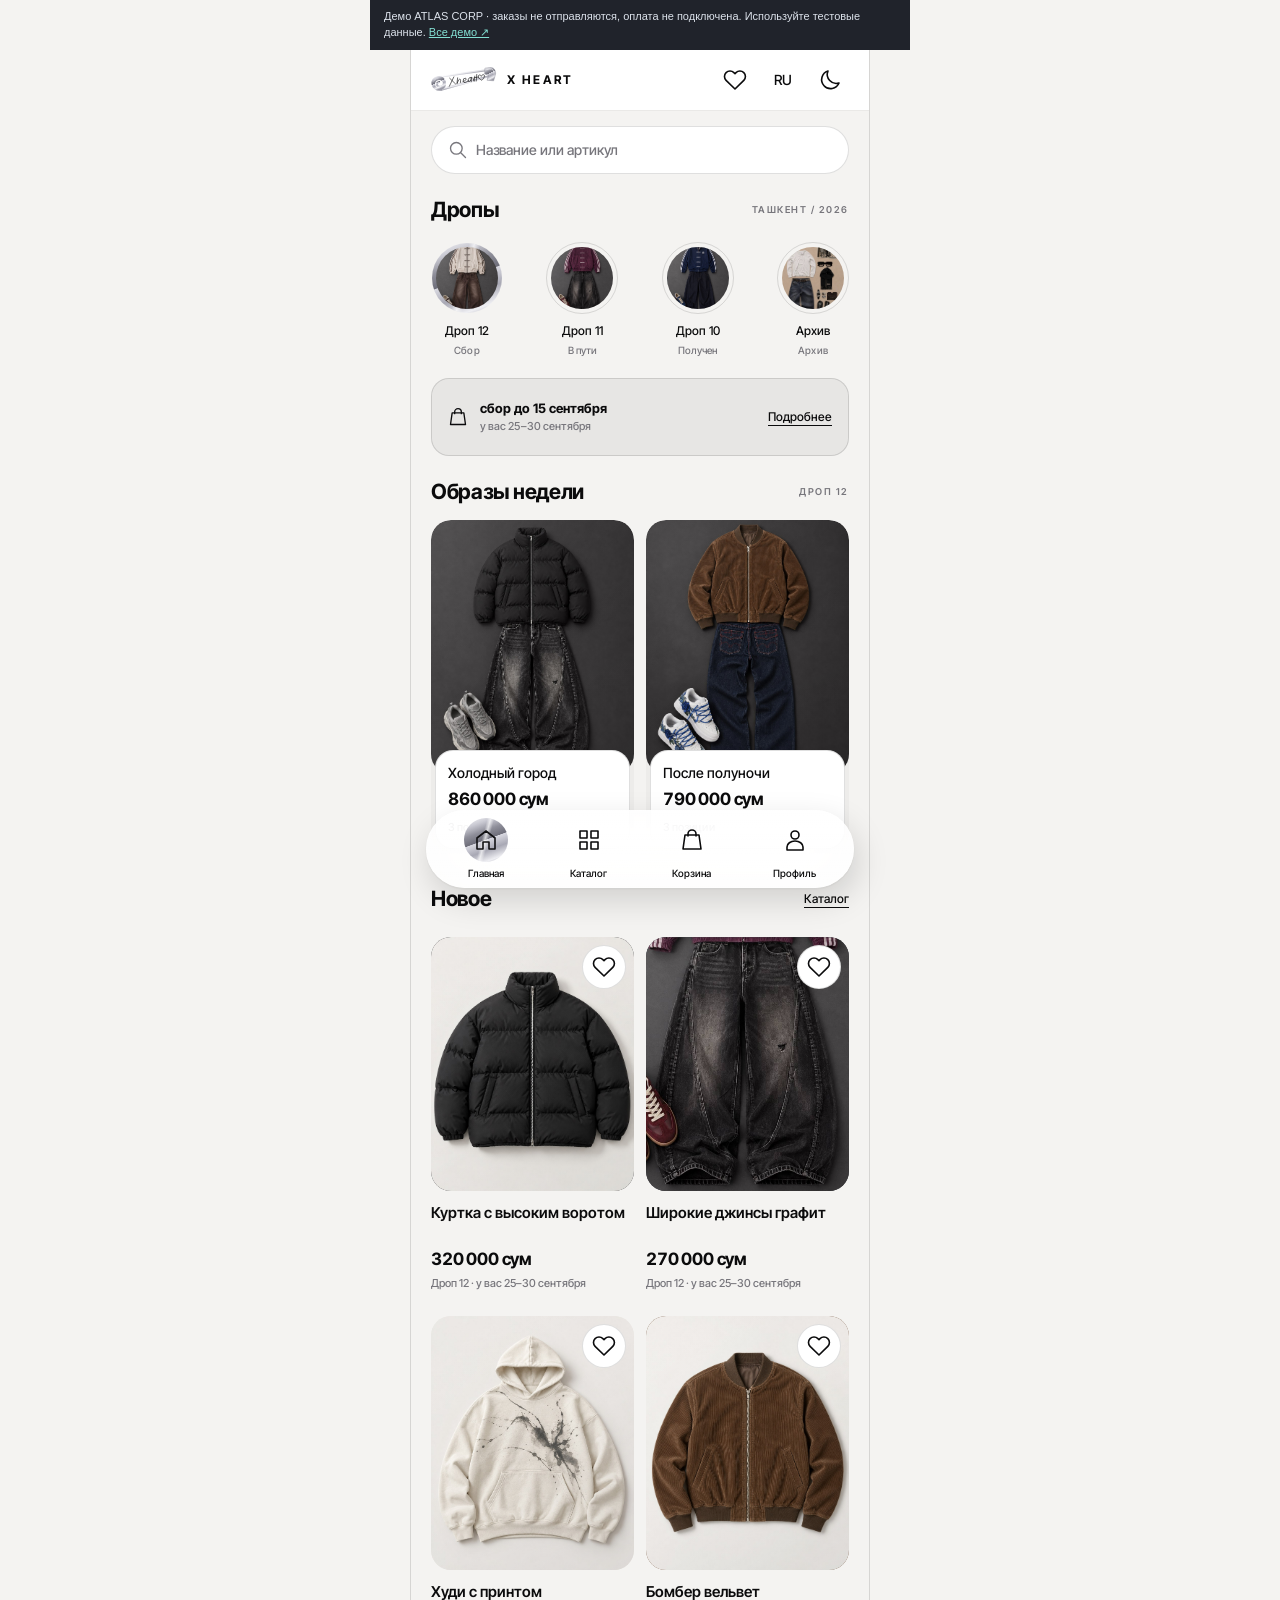
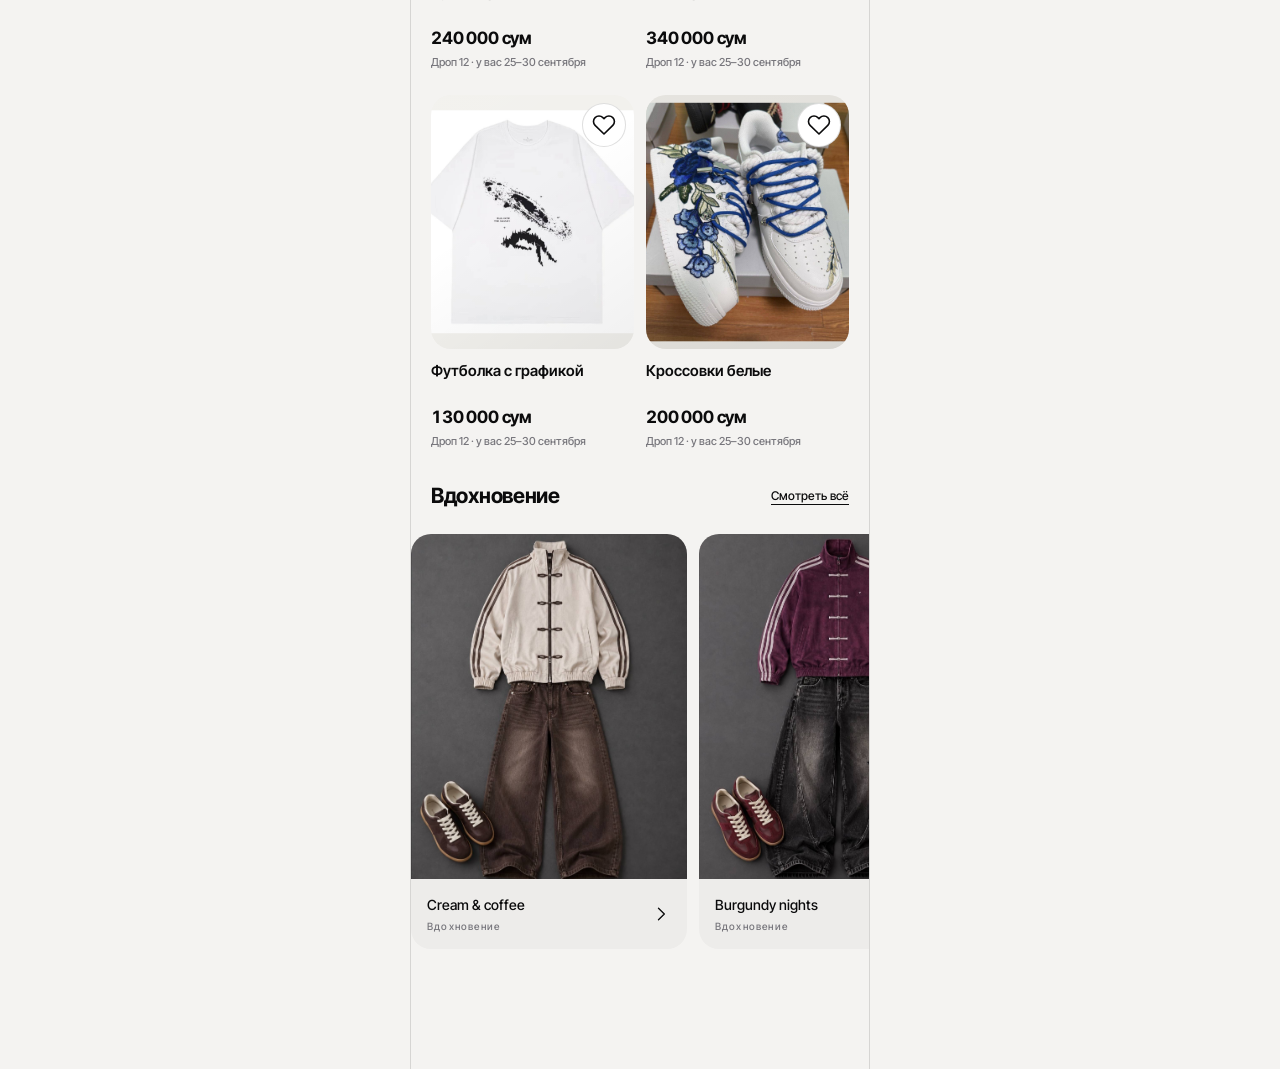
<file: demos/x-heart/index.html>
<!doctype html>
<html lang="ru">
<head>
<meta charset="utf-8">
<meta name="viewport" content="width=device-width,initial-scale=1,viewport-fit=cover">
<meta name="theme-color" content="#F4F3F1">
<title>X HEART UZ</title>
<link rel="stylesheet" href="https://fonts.googleapis.com/css2?family=Inter+Tight:wght@400;500;600;700;800&display=swap">
<script>
/* ⬇ СЮДА ВСТАВИТЬ РЕАЛЬНЫЙ ЛОГОТИП. Заменить содержимое целиком. */
const LOGO_SVG = `<svg class="pin" viewBox="0 0 100 40" aria-hidden="true" xmlns="http://www.w3.org/2000/svg"><defs><linearGradient id="logo-metal" x1="0" y1="0" x2=".28" y2="1"><stop stop-color="#FBFBFD"/><stop offset=".18" stop-color="#C9C9D2"/><stop offset=".34" stop-color="#8E8E99"/><stop offset=".49" stop-color="#6E6E7A"/><stop offset=".5" stop-color="#D8D8E0"/><stop offset=".68" stop-color="#A8A8B4"/><stop offset=".86" stop-color="#EFEFF3"/><stop offset="1" stop-color="#9A9AA6"/></linearGradient><linearGradient id="logo-shine"><stop offset=".42" stop-color="white" stop-opacity="0"/><stop offset=".48" stop-color="white" stop-opacity=".9"/><stop offset=".54" stop-color="white" stop-opacity="0"/></linearGradient><mask id="logo-mask"><path d="M18 11H86M18 29 86 20M18 29C4 29 4 11 16 11C27 11 28 28 17 28C7 28 7 14 17 14C25 14 25 25 18 25C12 25 12 18 17 18" fill="none" stroke="white" stroke-width="3"/><path d="M83 8h6c6 0 8 5 7 10l-4 9-9-2 3-7-5-2Z" fill="white"/></mask></defs><g transform="rotate(-8 50 20)" stroke-linecap="round" stroke-linejoin="round"><path class="pin-wire" d="M18 11H86M18 29 86 20" fill="none" stroke="url(#logo-metal)" stroke-width="3"/><path d="M21 10.4H82" fill="none" stroke="#fff" stroke-width=".6"/><path class="pin-coil" d="M18 29C4 29 4 11 16 11C27 11 28 28 17 28C7 28 7 14 17 14C25 14 25 25 18 25C12 25 12 18 17 18" fill="none" stroke="url(#logo-metal)" stroke-width="2.8"/><path class="pin-clasp" d="M83 8h6c6 0 8 5 7 10l-4 9-9-2 3-7-5-2Z" fill="url(#logo-metal)" stroke="#8E8E99" stroke-width=".6"/><path d="M85 10h4q6 0 5 7" fill="none" stroke="#fff" stroke-width=".7"/><path d="m32 15 7 9m-1-10-8 12m13-10-2 8 3-5q4-3 2 4m4-1q6-1 4-4-4-1-4 4 1 4 7 0m5-4q-5-1-5 5 3 2 5-5l-1 6m3-5 1 5 2-7m3-2-2 9m-2-5h6m4-1c-3-5-8 1 0 6 8-6 3-10 0-6" stroke="currentColor" stroke-width=".8" fill="none"/><g class="pin-sheen" mask="url(#logo-mask)"><rect class="pin-sheen-bar" width="100" height="40" fill="url(#logo-shine)"/></g></g></svg>`;
const PAYMENT = {card:"0000 0000 0000 0000",holder:"DEMO — НЕ ДЛЯ ОПЛАТЫ",bank:"Демо",minutes:30};
// Отрисовка не ждёт сеть: SDK может загрузиться и после таймаута.
window.__tgReady = new Promise(resolve => {
  const el=document.createElement('script');
  el.src='https://telegram.org/js/telegram-web-app.js';
  el.onload=()=>{resolve(true);window.dispatchEvent(new Event('tg-loaded'));};
  el.onerror=()=>resolve(false);
  document.head.appendChild(el);
  setTimeout(()=>resolve(false),2000);
});
</script>
<style>
:root{
 --sat:env(safe-area-inset-top,0px);--sab:env(safe-area-inset-bottom,0px);
 --bg:#F4F3F1;--surface:#FFFFFF;--surface2:#EDECEA;--ink:#0B0B0C;--muted:#77767C;
 --line:rgba(11,11,12,.13);--soft:rgba(11,11,12,.05);--glass:rgba(255,255,255,.78);--glass-line:rgba(255,255,255,.6);
 --metal0:#FBFBFD;--metal1:#C9C9D2;--metal2:#8E8E99;--metal3:#6E6E7A;--metal4:#D8D8E0;--metal5:#A8A8B4;--metal6:#EFEFF3;--metal7:#9A9AA6;
 --chrome:linear-gradient(160deg,var(--metal0) 0%,var(--metal1) 18%,var(--metal2) 34%,var(--metal3) 49%,var(--metal4) 50%,var(--metal5) 68%,var(--metal6) 86%,var(--metal7) 100%);
 --chrome-ink:#101012;--photo-light:#F1F0EC;--photo-ink:#F1F0EC;--photo-dark:#3E3C39;--scrim:rgba(0,0,0,.55);--danger:#A53538;--danger-bg:#F5DEDD;--focus:#737380;
 --shine:rgba(255,255,255,.7);--white:#FFFFFF;--transparent:transparent;--spring:cubic-bezier(.32,.72,0,1);--glass-saturation:180%;
 --glass-shadow:inset 0 .5px 0 rgba(255,255,255,.85),inset 0 -.5px 0 rgba(255,255,255,.3),inset 0 0 24px rgba(255,255,255,.12),4px 12px 32px rgba(0,0,0,.15),0 1px 2px rgba(0,0,0,.07);
 --photo-finish:linear-gradient(145deg,rgba(255,255,255,.06),transparent 40%,rgba(0,0,0,.06));--solid-shadow:0 .5px 0 rgba(0,0,0,.08)
}
body.dark{
 --bg:#0A0A0B;--surface:#161618;--surface2:#212125;--ink:#F5F5F7;--muted:#9999A2;
 --line:rgba(245,245,247,.12);--soft:rgba(245,245,247,.06);--glass:rgba(28,28,31,.76);--glass-line:rgba(255,255,255,.14);--danger:#F1A5A5;--danger-bg:#3C2427;--glass-saturation:200%;
 --glass-shadow:inset 0 .5px 0 rgba(255,255,255,.55),inset 0 -.5px 0 rgba(255,255,255,.10),inset 0 0 24px rgba(255,255,255,.05),4px 12px 32px rgba(0,0,0,.3),0 1px 2px rgba(0,0,0,.14);--solid-shadow:0 .5px 0 rgba(255,255,255,.1)
}
*{box-sizing:border-box}html{scroll-padding-top:88px}body{margin:0;background:var(--bg);color:var(--ink);font:500 14px/1.45 'Inter Tight',system-ui,-apple-system,sans-serif;-webkit-font-smoothing:antialiased}
button,input,select,textarea{font:inherit;color:inherit}button,a,input,select,textarea{-webkit-tap-highlight-color:transparent}button{cursor:pointer;min-height:44px;border:0;background:none;padding:12px 16px}button:disabled{cursor:default;opacity:.38}button,a{touch-action:manipulation}a{color:inherit}button:focus-visible,a:focus-visible,input:focus-visible,select:focus-visible,textarea:focus-visible{outline:2px solid var(--focus);outline-offset:4px}
button,.card,.chip,.swatch,.sizes button{transition:transform .45s var(--spring),background .2s ease}button:active{transform:scale(.965)}.brand:active{transform:scale(.99)}button:disabled:active{transform:none}h1{font-size:28px;font-weight:700;line-height:1.05;letter-spacing:-.022em;margin:12px 0 24px}h2{font-size:21px;line-height:1.15;letter-spacing:-.014em;margin:28px 0 16px}h3{font-size:15px;line-height:1.35;font-weight:600;margin:0}p{margin:8px 0 16px}small,.muted{font-size:12px;color:var(--muted);letter-spacing:.006em}.label{font-size:9.5px;font-weight:600;letter-spacing:.16em;text-transform:uppercase}.price,.bigprice,.summary,.timer{font-variant-numeric:tabular-nums}.price,.bigprice{color:var(--ink);font-weight:700;letter-spacing:-.01em}.price{font-size:17px;white-space:nowrap}.bigprice{font-size:34px;line-height:1.15}
.shell{max-width:460px;margin:auto;min-height:100dvh}.header{position:sticky;top:0;z-index:30;padding:calc(8px + var(--sat)) 16px 8px;display:flex;align-items:center;gap:4px;background:var(--surface);box-shadow:var(--solid-shadow)}.brand{display:flex;align-items:center;gap:8px;margin-right:auto;padding:0;min-width:0}.brand b{font-size:12px;letter-spacing:.2em;white-space:nowrap}.pin{width:72px;height:40px;overflow:visible}.icon{width:44px;height:44px;min-width:44px;padding:12px;display:inline-flex;align-items:center;justify-content:center;border-radius:999px}.icon svg,.navicon svg{width:24px;height:24px;flex-shrink:0}.icon:active{background:var(--soft)}
.active{background:var(--ink)!important;color:var(--bg)!important;border-color:var(--ink)!important}.metal{position:relative;isolation:isolate;color:var(--chrome-ink)!important;background:transparent!important;border-color:transparent!important}.metal-layer{position:absolute;inset:0;border-radius:inherit;z-index:-1;background:var(--chrome);pointer-events:none}.chrome-surface{overflow:hidden}.chrome-surface:after{content:'';position:absolute;inset:0;pointer-events:none;background:linear-gradient(105deg,transparent 42%,var(--shine) 48%,transparent 55%);mix-blend-mode:screen}
.content{padding:16px 20px calc(116px + var(--sab));animation:enter .26s var(--spring)}.content.with-dock{padding-bottom:calc(200px + var(--sab))}.row{display:flex;align-items:center;justify-content:space-between;gap:12px}.stack{display:grid;gap:16px}.grid{display:grid;grid-template-columns:repeat(2,minmax(0,1fr));gap:24px 12px}.card{position:relative;min-width:0}.card-open{padding:0;text-align:left;display:block;width:100%}.photo{aspect-ratio:4/5;border-radius:20px;overflow:hidden;position:relative;background:var(--product);color:var(--photo-ink);isolation:isolate}.photo>svg{position:absolute;inset:0;width:100%;height:100%;padding:20px;opacity:.75}.photo .art{position:absolute;bottom:12px;left:12px;font-size:9px;letter-spacing:.14em;opacity:.6}.photo:after{content:'';position:absolute;inset:0;pointer-events:none;background:var(--photo-finish);z-index:2}.photo-media{position:absolute;inset:0;overflow:hidden;z-index:1}.photo-image{position:absolute;inset:0;width:100%;height:100%;object-fit:cover;display:block}.crop-frame{position:absolute;width:100%;top:50%;transform:translateY(-50%);aspect-ratio:var(--crop-ratio,.8);overflow:hidden}.crop-frame img{position:absolute;left:var(--crop-left,0%);top:var(--crop-top,0%);width:var(--crop-width,100%);height:var(--crop-height,100%);max-width:none;display:block}.has-photo .art{display:none}.card h3{margin:12px 0 4px;display:-webkit-box;-webkit-line-clamp:2;-webkit-box-orient:vertical;overflow:hidden;min-height:40px}.card .arrival{font-size:11px;color:var(--muted);margin-top:4px;line-height:1.5}.heart{position:absolute;top:8px;right:8px;background:var(--surface);border:.5px solid var(--line);z-index:3}.heart:active{background:var(--surface2)}
.search{display:flex;align-items:center;gap:8px;background:var(--surface);border:1px solid var(--line);border-radius:999px;padding:0 16px;min-height:48px}.search svg{width:20px;height:20px;flex-shrink:0}.search input{border:0;background:none;min-width:0;width:100%;outline:none;min-height:48px;font-size:16px}.search-button{width:100%;color:var(--muted);text-align:left}.section-heading{margin-top:24px;margin-bottom:16px}.section-heading h2{margin:0}.section-heading .textbtn{font-size:12px}.section-heading .label{color:var(--muted)}.drops{display:flex;justify-content:space-between;gap:12px;overflow:auto;scrollbar-width:none;padding:4px 0}.drop{padding:0;flex:0 0 72px;text-align:center;font-size:12px}.drop-circle{position:relative;width:72px;height:72px;border-radius:50%;padding:4px;margin-bottom:8px;border:1px solid var(--line);isolation:isolate}.drop-circle.current{border-color:transparent}.drop-circle .photo{border-radius:50%;height:100%;aspect-ratio:1;z-index:1}.drop-circle .photo svg{padding:8px}.drop-circle .art{display:none}.drop-status{display:block;font-size:10px;color:var(--muted);margin-top:4px}.notice{border:1px solid var(--line);border-radius:18px;padding:16px;background:var(--soft);font-size:12px}.notice strong{display:block;font-size:14px;margin-bottom:4px}.drop-note{margin-top:16px;display:flex;align-items:center;gap:12px}.drop-note svg{width:20px;height:20px;flex-shrink:0}.drop-note strong{font-size:13px;margin:0}.drop-note small{font-size:11px}.drop-note .textbtn{margin-left:auto;white-space:nowrap}.lookcard{padding:0;text-align:left;position:relative;overflow:hidden;border-radius:20px;background:var(--surface2)}.collage{aspect-ratio:4/5;position:relative;overflow:hidden;border-radius:20px;background:var(--surface2)}.collage>.photo{position:absolute;border-radius:12px;width:58%;height:64%;aspect-ratio:auto}.collage>.photo:nth-child(1){left:4%;top:4%;transform:rotate(-8deg)}.collage>.photo:nth-child(2){right:4%;top:20%;width:44%;transform:rotate(8deg)}.collage>.photo:nth-child(3){left:12%;bottom:4%;height:28%;width:64%;transform:rotate(-4deg)}.collage .art{display:none}.lookcaption{position:relative;background:var(--surface);border:.5px solid var(--line);border-radius:18px;margin:-24px 4px 4px;padding:12px;z-index:3}.lookcaption .price{margin:4px 0}.lookcaption small{font-size:11px}
.editorial-rail{display:flex;gap:12px;overflow-x:auto;scroll-snap-type:x mandatory;scrollbar-width:none;margin:0 -20px;padding:0 20px 4px}.editorial-card{position:relative;flex:0 0 66%;padding:0;overflow:hidden;border-radius:20px;scroll-snap-align:start;text-align:left;background:var(--surface2)}.editorial-card img{width:100%;aspect-ratio:4/5;object-fit:cover;display:block}.editorial-card .editorial-caption{padding:16px;display:flex;align-items:center;justify-content:space-between;gap:8px}.editorial-caption span{min-width:0}.editorial-caption small{display:block;font-size:10px;letter-spacing:.12em;margin-top:4px}.editorial-caption svg{width:20px;height:20px;flex-shrink:0}.editorial-photo{border-radius:20px;overflow:hidden;background:var(--surface2);position:relative}.editorial-photo img{display:block;width:100%;max-height:70dvh;object-fit:contain}.editorial-page h1{margin:24px 0 12px}.editorial-thumbs{display:flex;gap:8px;overflow:auto;scrollbar-width:none;padding:8px 0}.editorial-thumbs button{flex:0 0 60px;width:60px;height:76px;padding:4px;border:1px solid var(--line);border-radius:12px;overflow:hidden}.editorial-thumbs img{width:100%;height:100%;object-fit:cover;border-radius:8px}.editorial-thumbs button[aria-current=true]{border:2px solid var(--ink)}
.glass{background:linear-gradient(180deg,rgba(255,255,255,.16),rgba(255,255,255,.03)),var(--glass);backdrop-filter:blur(28px) saturate(var(--glass-saturation)) brightness(1.05);-webkit-backdrop-filter:blur(28px) saturate(var(--glass-saturation)) brightness(1.05);border:none;box-shadow:var(--glass-shadow);overflow:hidden;--mx:50%;--my:0%;isolation:isolate}.glass:before{content:'';position:absolute;inset:-40%;pointer-events:none;background:radial-gradient(circle at var(--mx) var(--my),rgba(255,255,255,.3),transparent 42%);opacity:0;transition:opacity .35s ease;z-index:-1}.glass:active:before{opacity:1}.tabs{position:fixed;z-index:40;bottom:calc(12px + var(--sab));left:50%;transform:translateX(-50%);width:calc(100% - 32px);max-width:428px;display:flex;justify-content:space-around;padding:8px;border-radius:999px}.tabs button{position:relative;display:grid;justify-items:center;gap:4px;flex:1;min-width:0;padding:0;font-size:10px}.navicon{position:relative;display:flex;align-items:center;justify-content:center;width:44px;height:44px;border-radius:50%;isolation:isolate}.badge{position:absolute;top:0;left:56%;padding:0 4px;border-radius:99px;background:var(--ink);color:var(--bg);font-size:10px;min-width:16px;line-height:16px}.dock{position:fixed;z-index:35;bottom:calc(96px + var(--sab));left:50%;transform:translateX(-50%);max-width:428px;width:calc(100% - 32px);border-radius:24px;padding:12px;display:flex;gap:8px}.dock>*{flex:1;min-width:0}.dock .secondary{flex:0 0 48px;max-width:48px;padding:12px}.dock .secondary svg{width:20px;height:20px}.btn{border-radius:999px;border:1px solid var(--line);background:var(--surface2);font-weight:600;line-height:1.25;min-height:48px;padding:12px 16px}.primary{background:var(--ink);color:var(--bg);border-color:var(--ink)}.full{width:100%}.textbtn{text-decoration:underline;text-underline-offset:4px;padding:8px 0;text-align:left;font-size:12px}.chips{display:flex;gap:8px;overflow:auto;scrollbar-width:none;padding:8px 0}.chip{flex-shrink:0;border:1px solid var(--line);border-radius:999px;white-space:nowrap;background:var(--surface);font-size:12px;min-width:44px}.chip.active,.sizes button.active{transform:scale(1.02)}.panel{border:1px solid var(--line);background:var(--surface);border-radius:20px;padding:20px}.empty{text-align:center;padding:56px 16px}.empty svg{width:44px;height:44px;color:var(--muted)}.empty h2{margin-top:20px}.gallery{height:60dvh;min-height:320px;position:relative;margin:-16px -20px 20px;overflow:hidden}.slides{display:flex;height:100%;overflow-x:auto;scroll-snap-type:x mandatory;scrollbar-width:none}.slide{flex:0 0 100%;scroll-snap-align:center;overflow:hidden}.slide .photo{height:100%;border-radius:0;aspect-ratio:auto}.slide .photo>svg{padding:32px}.photo.frame-1>.photo-media{transform:scale(1.7);transform-origin:50% 20%}.photo.frame-2>.photo-media{transform:scale(1.7);transform-origin:50% 80%}.gallery-actions{position:absolute;top:12px;left:16px;right:16px;display:flex;justify-content:space-between;z-index:5}.gallery-actions button{background:var(--surface);border:.5px solid var(--line)}.dots{position:absolute;bottom:4px;left:50%;transform:translateX(-50%);display:flex;background:var(--surface);border-radius:999px;z-index:4}.dots button{width:44px;padding:20px}.dots span{display:block;width:4px;height:4px;border-radius:50%;background:var(--ink);opacity:.3}.dots .selected span{opacity:1}.gallery-count{position:absolute;bottom:20px;right:20px;z-index:4;font-size:10px;background:var(--surface);border-radius:99px;padding:4px 8px}.visual-note{font-size:10px;color:var(--muted);margin:8px 0 16px}.sizes{display:grid;grid-template-columns:repeat(4,minmax(0,1fr));gap:8px}.sizes button{border:1px solid var(--line);border-radius:18px;font-size:18px;background:var(--surface)}.sizes button:disabled{text-decoration:line-through}.swatches{display:flex;gap:8px}.swatch{padding:4px;width:44px;height:44px;border:2px solid transparent;border-radius:50%}.swatch.selected{border-color:var(--ink)}.swatch span{display:block;border-radius:50%;height:32px;background:var(--product);border:1px solid var(--line)}.section-label{font-size:14px;font-weight:600;margin:24px 0 12px}.item{display:flex;gap:12px;align-items:flex-start;padding:16px 0;border-bottom:1px solid var(--line)}.thumb{width:76px;flex-shrink:0;padding:0;border-radius:14px;overflow:hidden}.thumb .photo{border-radius:14px}.thumb .photo>svg{padding:8px}.thumb .art{display:none}.itembody{min-width:0;flex:1}.itembody h3{line-height:1.3}.itembody .price{margin:8px 0}.stepper{display:flex;align-items:center;border:1px solid var(--line);border-radius:999px;width:max-content}.stepper svg,.menu svg{width:20px;height:20px;flex-shrink:0}.stepper button{width:44px;padding:12px}.stepper span{min-width:24px;text-align:center}.summary{display:grid;gap:12px;margin:24px 0}.summary .total{border-top:1px solid var(--line);padding-top:16px}.field{display:block;margin:16px 0}.field>span{display:block;font-size:12px;margin-bottom:8px}.field input,.field select,.field textarea,select.itemsize{width:100%;border:1px solid var(--line);border-radius:14px;min-height:48px;background:var(--surface);padding:12px;outline-offset:1px;font-size:16px}.field textarea{resize:vertical;min-height:96px}.field input.invalid,.field select.invalid{border-color:var(--danger)}.error{font-size:12px;color:var(--danger);margin-top:4px}.radio{display:flex;align-items:center;gap:12px;min-height:60px;padding:12px 0;border-bottom:1px solid var(--line)}input[type=radio],input[type=checkbox]{accent-color:var(--ink);width:20px;height:20px;flex-shrink:0}.check{display:flex;align-items:center;gap:8px;min-height:44px}.radio small{display:block}.radio span{flex:1}.cardnumber{font:600 clamp(18px,5.4vw,25px)/1.5 ui-monospace,monospace;font-variant-numeric:tabular-nums;letter-spacing:.01em;white-space:nowrap;margin:12px 0;user-select:all}.payment-card{background:var(--surface2);margin:24px 0}.timer{text-align:center;font-size:14px;padding:12px}.steps{padding-left:24px;color:var(--muted)}.steps li{padding:8px}.upload{border:1px dashed var(--muted);border-radius:20px;padding:24px 16px;text-align:center;display:block;cursor:pointer;position:relative;min-height:112px}.upload input{position:absolute;inset:0;opacity:0;width:100%;cursor:pointer}.upload:focus-within{outline:2px solid var(--focus)}.receipt{max-height:240px;max-width:100%;border-radius:12px;display:block;margin:0 auto 12px}.status{display:inline-block;padding:8px 12px;border-radius:999px;font-size:12px;background:var(--surface2)}.awaiting,.expired{background:var(--danger-bg);color:var(--danger)}.tracker{display:flex;margin:28px 0 20px;position:relative}.tracker .stage{width:20%;text-align:center;position:relative;font-size:9.5px;line-height:1.3}.stage:before{content:'';position:absolute;height:1px;left:-50%;right:50%;top:8px;background:var(--line)}.stage:first-child:before{display:none}.point{display:block;position:relative;z-index:1;width:16px;height:16px;border-radius:50%;border:1px solid var(--muted);background:var(--surface);margin:0 auto 12px}.point.passed{background:var(--ink);border-color:var(--ink)}.point.current{outline:4px solid var(--soft);transform:scale(1.2)}.locked{opacity:.35}.minis{display:flex;gap:8px;margin-top:16px}.minis .photo{width:52px;border-radius:12px}.minis .photo>svg{padding:4px}.minis .art{display:none}.profilehead{display:flex;align-items:center;gap:12px;padding:12px 0 24px}.avatar{width:64px;height:64px;border:1px solid var(--line);border-radius:50%;display:grid;place-items:center;font-size:24px;background:var(--surface2)}.menu{display:flex;align-items:center;width:100%;justify-content:space-between;padding:16px 0;text-align:left;border-bottom:1px solid var(--line)}.segments{display:flex;border:1px solid var(--line);border-radius:999px;padding:4px;gap:4px;background:var(--surface)}.segments button{flex:1;border-radius:999px;font-size:12px;padding:8px;line-height:1.25}.demo{color:var(--muted);font-size:11px;text-align:left;margin-top:20px}.overlay{position:fixed;inset:0;background:var(--scrim);z-index:80;display:flex;align-items:flex-end;justify-content:center}.sheet{width:100%;max-width:460px;height:75dvh;border-radius:28px 28px 0 0;background:var(--bg);padding:0 20px calc(20px + var(--sab));overflow:auto;overscroll-behavior:contain;animation:up .4s var(--spring)}.sheet-head{position:sticky;top:0;padding-top:12px;background:var(--bg);z-index:1}.handle{width:36px;height:4px;border-radius:10px;background:var(--muted);margin:0 auto 8px}.sheet table{border-collapse:collapse;width:100%;font-size:12px;margin:20px 0}.sheet th,.sheet td{text-align:left;padding:12px 4px;border-bottom:1px solid var(--line)}.sheet th{font-size:10px;color:var(--muted)}.sheet h2{margin:12px 0}.fitfields{display:grid;grid-template-columns:1fr 1fr;gap:12px}.toast{position:fixed;z-index:100;bottom:calc(184px + var(--sab));left:50%;transform:translateX(-50%);background:var(--ink);color:var(--bg);padding:12px 20px;border-radius:999px;max-width:90%;text-align:center;font-size:12px;pointer-events:none}.successmark{border:1px solid var(--line);border-radius:50%;width:76px;height:76px;display:grid;place-items:center;margin:32px auto;font-size:32px}.center{text-align:center}.topback{margin:-4px 0 8px -12px;display:flex;align-items:center;gap:4px;font-size:12px}.topback svg{width:20px;height:20px}
#preloader{position:fixed;inset:0;background:var(--bg);z-index:200;display:grid;place-content:center;justify-items:center;pointer-events:none;animation:loader-out .22s ease .58s both}#preloader[hidden]{display:none!important}.preloader-pin{width:168px;height:80px;overflow:visible}.preloader-word{font-size:16px;letter-spacing:.16em;margin-top:16px;animation:word-in .18s ease .62s both}.loader-outline{stroke-dasharray:320;stroke-dashoffset:320;animation:wire-in .32s ease-out forwards}.loader-coil{transform-origin:18px 20px;animation:coil-in .24s ease-out .28s both}.loader-clasp{transform-origin:88px 20px;animation:clasp-in .14s cubic-bezier(.34,1.56,.64,1) .48s both}.loader-sheen{animation:sheen-in .16s ease .6s both;mix-blend-mode:screen}
@keyframes enter{from{opacity:.5;transform:translateY(4px)}}@keyframes up{from{transform:translateY(32px);opacity:.6}}@keyframes wire-in{to{stroke-dashoffset:0}}@keyframes coil-in{from{transform:rotate(-100deg);opacity:0}to{transform:rotate(0);opacity:1}}@keyframes clasp-in{from{transform:rotate(-24deg)}to{transform:rotate(0)}}@keyframes sheen-in{from{transform:translateX(-110px);opacity:0}30%{opacity:1}to{transform:translateX(110px);opacity:0}}@keyframes word-in{from{opacity:0;transform:scaleX(1.18)}to{opacity:1;transform:scaleX(1)}}@keyframes loader-out{to{opacity:0}}
@media(min-width:560px){.shell{border-left:1px solid var(--line);border-right:1px solid var(--line)}}
@media(max-width:375px){.content{padding-left:16px;padding-right:16px}.header{padding-left:12px;padding-right:12px}.pin{width:60px}.brand{gap:4px}.brand b{font-size:11px;letter-spacing:.16em}.lookcaption .price{font-size:16px}.gallery{margin-left:-16px;margin-right:-16px}.btn{padding:12px;font-size:13px}.drop{flex-basis:68px}.drop-circle{width:68px;height:68px}.drops{gap:8px}.grid{gap:20px 12px}.editorial-rail{margin:0 -16px;padding:0 16px 4px}.panel{padding:16px}}
@media(prefers-reduced-motion:reduce){*,*:before,*:after{animation:none!important;transition:none!important;scroll-behavior:auto!important}.glass:before{display:none}#preloader{opacity:1}.loader-outline{stroke-dashoffset:0}.loader-sheen{display:none}.preloader-word{opacity:1}}

.editorial-photo .crop-frame img{max-height:none;width:var(--crop-width);height:var(--crop-height)}.photo.loaded>svg,.photo.loaded>.art{visibility:hidden}

.pin-sheen{display:none}#preloader .pin-sheen{display:block}#preloader .loader-sheen{display:block}.look-visual{aspect-ratio:4/5;position:relative;overflow:hidden;border-radius:20px;background:var(--surface2)}.look-visual>.photo-media{z-index:2}.look-visual .collage{position:absolute;inset:0}.look-visual.loaded .collage{visibility:hidden}

</style>
</head>
<body><aside style="max-width:540px;margin:auto;padding:9px 14px;background:#20232b;color:#dce2eb;font:11px/1.45 Arial,sans-serif;position:relative;z-index:1">Демо ATLAS CORP · заказы не отправляются, оплата не подключена. Используйте тестовые данные. <a href="../" style="color:#83e0d3">Все демо ↗</a></aside><div class="shell" id="app"></div><div id="preloader" hidden aria-hidden="true"></div><div id="modal"></div><div id="toast" role="status" aria-live="polite"></div>
<script>
'use strict';
const I18N={ru:{
 home:'Главная',catalog:'Каталог',cart:'Корзина',profile:'Профиль',favorites:'Избранное',looks:'Образы недели',new:'Новое',drops:'Дропы',drop:'Дроп',archive:'Архив',size:'Размер',color:'Цвет',sizeTable:'Таблица размеров',measure:'Замеры вещи',fit:'Подобрать размер',height:'Рост',weight:'Вес',recommend:'Рекомендуем',add:'В корзину',chooseSize:'Выберите размер',found:'Найдено',reset:'Сбросить',search:'Поиск',total:'Итого',delivery:'Доставка',pickup:'Самовывоз',city:'Доставка по Ташкенту',region:'Отправка в регион',deposit:'Предоплата 50%',payNow:'К оплате сейчас',checkout:'Оформить',name:'Имя',phone:'Телефон',address:'Адрес',comment:'Комментарий',confirm:'Подтвердить заказ',created:'Заказ оформлен',orders:'Мои заказы',pay:'Оплатить',payment:'Оплата',cardNumber:'Номер карты',copy:'Скопировать',copyCard:'Скопировать номер',copied:'Скопировано',iPaid:'Я оплатил',sendReceipt:'Отправить чек',awaiting:'Ожидает оплаты',checking:'Проверяем оплату',paid:'Оплачено',collect:'Сбор',buy:'Выкуп',warehouse:'Склад Гуанчжоу',transit:'В пути',issue:'Выдача',received:'Получен',noReturns:'Возврат и обмен невозможны',language:'Язык',theme:'Тема',light:'Светлая',dark:'Тёмная',auto:'Как в Telegram',contact:'Связаться с нами',empty:'Пусто',currency:'сум',unit:'шт',brand:'X HEART',logo:'X heart♡',ru:'Русский',uz:"O'zbekcha",ruCode:'RU',uzCode:'UZ',back:'Назад',close:'Закрыть',all:'Все',jackets:'Куртки',jeans:'Джинсы',hoodies:'Худи',tees:'Футболки',shoes:'Обувь',accessories:'Аксессуары',black:'Чёрный',graphite:'Графит',gray:'Серый',brown:'Коричневый',blue:'Синий',white:'Белый',milk:'Молочный',tobacco:'Табак',beige:'Бежевый',oneSize:'Один размер',arrival:'у вас 25–30 сентября',delivery12:'25–30 сентября',delivery11:'12–15 сентября',delivered:'выдан',collectDate:'15 сентября',until:'сбор до',cold:'Холодный город',midnight:'После полуночи',threeItems:'3 позиции',items:'позиций',goods:'Товары',free:'Бесплатно',atReceipt:'при получении',deliveryExtra:'Доставка оплачивается при получении и не входит в предоплату.',returnsNote:'Товар под заказ. Возврат и обмен невозможны — сверьте размер по таблице.',toCatalog:'В каталог',noResults:'По этим фильтрам ничего не найдено',emptyCart:'Добавьте вещи в текущий дроп',emptyFavorites:'Сохраняйте вещи, к которым хочется вернуться',added:'Добавлено в корзину',removed:'Удалено',remove:'Удалить',addFavorite:'В избранное',removeFavorite:'Убрать из избранного',take:'Взять',look:'Образ',gallery:'Ракурс',sizesTitle:'Размеры',bodyNote:'Замеры вещи, не тела',cm:'см',kg:'кг',chest:'Грудь',length:'Длина',sleeve:'Рукав',waist:'Талия',inseam:'Внутр. шов',leg:'Штанина',foot:'Стопа',pick:'Подобрать',chinaNote:'Китайская сетка меньше европейской примерно на размер',fitError:'Укажите рост 120–230 см и вес 30–200 кг',optional:'необязательно',area:'Область',selectArea:'Выберите область',requiredName:'Введите имя',requiredPhone:'Введите 9 цифр после +998',requiredAddress:'Укажите адрес',requiredArea:'Выберите область',reserve:'Бронь держим',expired:'Бронь снята',extend:'Продлить',step1:'Переведите сумму на карту выше',step2:'Сохраните чек или скриншот',step3:'Приложите его — мы подтвердим в течение часа',attach:'Приложить чек',attachFirst:'Приложите чек',replace:'Заменить',help:'Не получается? Написать нам',contactToast:'Откройте магазин @xheartuz в Telegram',receiptSent:'Чек отправлен',confirmHour:'Подтвердим в течение часа. Уведомление придёт в бот.',order:'Заказ',expected:'Ожидаемая выдача',orderDate:'8 сентября 2026',pastDate:'20 августа 2026',demo:'[демо] подтвердить оплату последнего заказа',demoDone:'Оплата подтверждена',demoEmpty:'Сначала оформите заказ',version:'Прототип · 1.0',guest:'Гость',guestHandle:'Ташкент · X heart uz',deliveryPayment:'Доставка и оплата',business:'Собираем дроп до 15 сентября. Затем выкуп в Китае, склад Гуанчжоу, карго и выдача в Ташкенте 25–30 сентября.',paymentNote:'50% стоимости товаров при оформлении. Остаток и доставка — при получении.',pickupPlace:'Самовывоз, Ташкент',addressNote:'Точный пункт выдачи сообщим в боте',checkImage:'Выберите изображение чека',copyError:'Не удалось скопировать. Выделите номер карты вручную.',pastOrder:'Прошлый заказ',itemsSize:'Выберите размеры для отмеченных вещей',reserveFirst:'Продлите бронь перед отправкой чека',goPay:'Перейти к оплате',fitShoes:'Выберите размер по длине стопы.',fitAccessory:'У этого аксессуара один размер.',rest:'Остаток за товары',terms:'Условия заказа',profileUser:'Покупатель',filterSizes:'Размеры',receiptPreview:'Превью чека',nav:'Навигация',more:'Подробнее',query:'Название или артикул',statusNote:'Трекер активируется после подтверждения оплаты',dropClosed:'Сбор закрыт',sizingLink:'Таблица размеров в см →'
},uz:{
 home:'Asosiy',catalog:'Katalog',cart:'Savat',profile:'Profil',favorites:'Saqlanganlar',looks:'Hafta komplektlari',new:'Yangi',drops:'Droplar',drop:'Drop',archive:'Arxiv',size:"O'lcham",color:'Rang',sizeTable:"O'lchamlar jadvali",measure:"Kiyim o'lchovlari",fit:"O'lchamni tanlash",height:"Bo'y",weight:'Vazn',recommend:'Tavsiya qilamiz',add:'Savatga',chooseSize:"O'lchamni tanlang",found:'Topildi',reset:'Tozalash',search:'Qidirish',total:'Jami',delivery:'Yetkazib berish',pickup:"O'zi olib ketish",city:"Toshkent bo'ylab yetkazish",region:"Viloyatga jo'natish",deposit:"50% oldindan to'lov",payNow:"Hozir to'lanadi",checkout:'Rasmiylashtirish',name:'Ism',phone:'Telefon',address:'Manzil',comment:'Izoh',confirm:'Buyurtmani tasdiqlash',created:'Buyurtma rasmiylashtirildi',orders:'Buyurtmalarim',pay:"To'lash",payment:"To'lov",cardNumber:'Karta raqami',copy:'Nusxalash',copyCard:'Raqamni nusxalash',copied:'Nusxalandi',iPaid:"To'lovni amalga oshirdim",sendReceipt:'Chekni yuborish',awaiting:"To'lov kutilmoqda",checking:"To'lov tekshirilmoqda",paid:"To'landi",collect:"Yig'ish",buy:'Sotib olish',warehouse:'Guanchjou ombori',transit:"Yo'lda",issue:'Topshirish',received:'Qabul qilingan',noReturns:'Qaytarish va almashtirish imkonsiz',language:'Til',theme:'Mavzu',light:"Yorug'",dark:"Qorong'i",auto:'Telegramdagidek',contact:"Biz bilan bog'lanish",empty:"Bo'sh",currency:"so'm",unit:'dona',brand:'X HEART',logo:'X heart♡',ru:'Русский',uz:"O'zbekcha",ruCode:'RU',uzCode:'UZ',back:'Orqaga',close:'Yopish',all:'Barchasi',jackets:'Kurtkalar',jeans:'Jinsilar',hoodies:'Hudilar',tees:'Futbolkalar',shoes:'Poyabzal',accessories:'Aksessuarlar',black:'Qora',graphite:'Grafit',gray:'Kulrang',brown:'Jigarrang',blue:"Ko'k",white:'Oq',milk:'Sutrang',tobacco:'Tamaki',beige:'Bej',oneSize:'Yagona o‘lcham',arrival:'25–30 sentabrda sizda',delivery12:'25–30 sentabr',delivery11:'12–15 sentabr',delivered:'topshirilgan',collectDate:'15 sentabr',until:"yig'ish muddati",cold:'Sovuq shahar',midnight:'Yarim tundan keyin',threeItems:'3 ta buyum',items:'ta buyum',goods:'Mahsulotlar',free:'Bepul',atReceipt:'qabul qilganda',deliveryExtra:"Yetkazish haqi qabul qilganda to'lanadi, oldindan to'lovga kirmaydi.",returnsNote:"Mahsulot buyurtma asosida. Qaytarish va almashtirish imkonsiz — o'lchamni jadvaldan tekshiring.",toCatalog:'Katalogga',noResults:'Bu filtrlarga mos mahsulot topilmadi',emptyCart:"Joriy dropga mahsulot qo'shing",emptyFavorites:'Yoqtirgan mahsulotlaringizni saqlang',added:"Savatga qo'shildi",removed:"O'chirildi",remove:"O'chirish",addFavorite:'Saqlash',removeFavorite:'Saqlanganlardan olib tashlash',take:'Olish',look:'Komplekt',gallery:'Rakurs',sizesTitle:"O'lchamlar",bodyNote:"Tana emas, kiyim o'lchovlari",cm:'sm',kg:'kg',chest:"Ko'krak",length:'Uzunlik',sleeve:'Yeng',waist:'Bel',inseam:'Ichki chok',leg:'Pochasi',foot:'Oyoq uzunligi',pick:'Tanlash',chinaNote:"Xitoy o'lchamlari Yevropa o'lchamlaridan taxminan bir o'lcham kichik",fitError:"Bo'y 120–230 sm, vazn 30–200 kg bo'lsin",optional:'ixtiyoriy',area:'Viloyat',selectArea:'Viloyatni tanlang',requiredName:'Ismingizni kiriting',requiredPhone:'+998 dan keyin 9 ta raqam kiriting',requiredAddress:'Manzilni kiriting',requiredArea:'Viloyatni tanlang',reserve:'Band saqlanadi',expired:'Band bekor qilindi',extend:'Uzaytirish',step1:"Yuqoridagi kartaga summani o'tkazing",step2:'Chek yoki skrinshotni saqlang',step3:'Uni biriktiring — bir soat ichida tasdiqlaymiz',attach:'Chekni biriktirish',attachFirst:'Chekni biriktiring',replace:'Almashtirish',help:'Muammo bormi? Bizga yozing',contactToast:'Telegramda @xheartuz do‘konini oching',receiptSent:'Chek yuborildi',confirmHour:'Bir soat ichida tasdiqlaymiz. Bot orqali xabar keladi.',order:'Buyurtma',expected:'Kutilayotgan topshirish',orderDate:'2026-yil 8-sentabr',pastDate:'2026-yil 20-avgust',demo:"[demo] oxirgi buyurtma to'lovini tasdiqlash",demoDone:"To'lov tasdiqlandi",demoEmpty:'Avval buyurtma bering',version:'Prototip · 1.0',guest:'Mehmon',guestHandle:'Toshkent · X heart uz',deliveryPayment:"Yetkazish va to'lov",business:"15-sentabrgacha drop yig'amiz. Keyin Xitoyda xarid, Guanchjou ombori, kargo va 25–30 sentabrda Toshkentda topshirish.",paymentNote:"Mahsulot narxining 50% buyurtmada to'lanadi. Qolgan qismi va yetkazish haqi — qabul qilganda.",pickupPlace:"O'zi olib ketish, Toshkent",addressNote:'Aniq topshirish joyini botda bildiramiz',checkImage:'Chek rasmini tanlang',copyError:'Nusxalanmadi. Karta raqamini qo‘lda belgilang.',pastOrder:'Oldingi buyurtma',itemsSize:"Belgilangan buyumlar uchun o'lchamni tanlang",reserveFirst:'Chekni yuborishdan oldin bandni uzaytiring',goPay:"To'lovga o'tish",fitShoes:"Oyoq uzunligiga mos o'lchamni tanlang.",fitAccessory:"Bu aksessuarning o'lchami yagona.",rest:'Mahsulotlar uchun qoldiq',terms:'Buyurtma shartlari',profileUser:'Xaridor',filterSizes:"O'lchamlar",receiptPreview:"Chek ko'rinishi",nav:'Navigatsiya',more:'Batafsil',query:'Nomi yoki artikuli',statusNote:"To'lov tasdiqlangach, kuzatuv faollashadi",dropClosed:"Yig'ish yopilgan",sizingLink:"Santimetrda o'lchamlar jadvali →"
}};
// Названия языков в переключателе тоже следуют выбранному языку.
I18N.uz.ru='Ruscha';
const ROWS=[
 [1,'Куртка с высоким воротом',"Baland yoqali kurtka",320000,'jackets','#2A2A2E','black','jacket'],
 [2,'Широкие джинсы графит','Grafit keng jinsi',270000,'jeans','#3A3D45','graphite','jeans'],
 [3,'Кроссовки серые','Kulrang krossovka',270000,'shoes','#6E7076','gray','shoe'],
 [4,'Бомбер вельвет','Chiyduxoba bomber',340000,'jackets','#6B4A32','brown','jacket'],
 [5,'Джинсы синие прямые',"Ko'k tekis jinsi",250000,'jeans','#3C4A66','blue','jeans'],
 [6,'Кроссовки белые','Oq krossovka',200000,'shoes','#E4E2DD','white','shoe'],
 [7,'Худи с принтом','Printli hudi',240000,'hoodies','#EDEBE6','milk','hoodie'],
 [8,'Футболка с графикой','Grafikali futbolka',130000,'tees','#F2F1ED','white','tee'],
 [9,'Куртка замшевая','Zamsh kurtka',420000,'jackets','#7A5B41','tobacco','jacket'],
 [10,'Брюки вельветовые','Chiyduxoba shim',230000,'jeans','#5B4632','brown','jeans'],
 [11,'Кепка шерстяная','Jun kepka',110000,'accessories','#C79A6B','beige','cap'],
 [12,'Очки в оправе','Gardishli ko‘zoynak',180000,'accessories','#4A4A4E','graphite','glasses']
];
const DESCS={jacket:['Свободный силуэт и выразительная фактура. Носите поверх футболки или худи — посадка рассчитана на многослойные образы.','Erkin bichim va ifodali faktura. Futbolka yoki hudi ustidan kiyish uchun qulay.'],jeans:['Свободная посадка и широкая штанина. Плотная ткань держит форму и сочетается с объёмным верхом.','Erkin bichim va keng pocha. Zich mato shaklini saqlaydi va hajmli ustki kiyimga mos keladi.'],shoe:['Объёмный силуэт на рельефной подошве. Универсальная пара для повседневных городских образов.','Hajmli shakl va naqshli taglik. Kundalik shahar uslubi uchun mos juftlik.'],hoodie:['Мягкий объёмный худи с графическим принтом. Спущенное плечо и свободная посадка для многослойных сочетаний.','Grafik printli yumshoq, hajmli hudi. Tushirilgan yelka va erkin bichim qatlamli kiyinishga mos.'],tee:['Плотная футболка с выразительной графикой. Прямой свободный крой сочетается с широкими джинсами.','Ifodali grafikali zich futbolka. Tekis va erkin bichim keng jinsiga mos keladi.'],cap:['Шерстяная фактура и изогнутый козырёк. Обхват регулируется застёжкой сзади.','Jun faktura va egilgan soyabon. Aylana o‘lchami orqa tasma bilan sozlanadi.'],glasses:['Выразительная оправа для завершения образа. Лёгкая конструкция комфортна на каждый день.','Uslubni to‘ldiradigan ifodali gardish. Yengil tuzilma kundalik foydalanishga qulay.']};
const CLOTH=['S','M','L','XL','XXL'];
const PRODUCTS=ROWS.map(r=>({id:r[0],name:r[1],nameUz:r[2],price:r[3],cat:r[4],color:r[5],colorKey:r[6],kind:r[7],art:'XH-'+String(340+r[0]).padStart(4,'0'),drop:12,qty:null,sizes:r[4]==='shoes'?['39','40','41','42','43','44','45']:r[4]==='accessories'?['ONE']:[...CLOTH],unavailable:r[0]===1?['XXL']:[],desc:DESCS[r[7]][0],descUz:DESCS[r[7]][1]}));
PRODUCTS.forEach(p=>{p.variants=[{color:p.color,key:p.colorKey,art:p.art}];if([1,7,8].includes(p.id))p.variants.push({color:'#C79A6B',key:'beige',art:p.art+'-BE'},{color:p.id===1?'#E4E2DD':'#2A2A2E',key:p.id===1?'white':'black',art:p.art+'-02'});});
const DROPS=[{id:12,name:'drop',stage:'collect',collectUntil:'collectDate',delivery:'delivery12',arrival:'arrival'},{id:11,name:'drop',stage:'transit',collectUntil:'collectDate',delivery:'delivery11',arrival:'delivery11'},{id:10,name:'drop',stage:'done',collectUntil:'collectDate',delivery:'delivered',arrival:'delivered'}];
const LOOKS=[{id:0,key:'cold',ids:[1,2,3]},{id:1,key:'midnight',ids:[4,5,6]}];
const AREAS=[['Ташкентская','Toshkent'],['Андижанская','Andijon'],['Бухарская','Buxoro'],['Джизакская','Jizzax'],['Кашкадарьинская','Qashqadaryo'],['Навоийская','Navoiy'],['Наманганская','Namangan'],['Самаркандская','Samarqand'],['Сурхандарьинская','Surxondaryo'],['Сырдарьинская','Sirdaryo'],['Ферганская','Farg‘ona'],['Хорезмская','Xorazm'],['Каракалпакстан','Qoraqalpog‘iston']];
AREAS.forEach((area,i)=>{area[1]+=i===12?' Respublikasi':' viloyati';});
let tg=null;
const S={lang:'ru',theme:'auto',screen:'home',stack:[],id:1,look:0,order:1041,cart:[],favorites:[],selections:{},looks:{},filters:{q:'',cats:[],sizes:[],drop:null},catalogScroll:0,form:{name:'',phone:'',method:'pickup',address:'',area:'',comment:''},errors:{},orders:[{id:1040,payStatus:'paid',items:[{id:7,v:0,size:'L',n:1}],total:240000,method:'pickup',fee:0,mock:true},{id:1032,payStatus:'paid',items:[{id:4,v:0,size:'M',n:1}],total:340000,method:'pickup',fee:0,past:true,mock:true}],sheet:null,fit:{height:'',weight:'',result:'',error:false},toast:null,toastTimer:null,copied:false,copyTimer:null,slide:0,user:null,memory:{},revisions:{lang:0,theme:0},initialized:false};
const t=k=>I18N[S.lang][k]??k;
const esc=x=>String(x??'').replace(/[&<>"']/g,c=>({'&':'&amp;','<':'&lt;','>':'&gt;','"':'&quot;',"'":'&#39;'}[c]));
const money=n=>String(n).replace(/\B(?=(\d{3})+(?!\d))/g,'\u00a0')+' '+t('currency');
const prod=id=>PRODUCTS.find(p=>p.id===Number(id));
const pname=p=>S.lang==='ru'?p.name:p.nameUz;
const sizeText=s=>s==='ONE'?t('oneSize'):s;
const sum=items=>items.reduce((n,x)=>n+prod(x.id).price*x.n,0);
const fee=()=>({pickup:0,city:25000,region:40000}[S.form.method]);
const currentOrder=()=>S.orders.find(o=>o.id===S.order);
const sel=p=>S.selections[p.id]??(S.selections[p.id]={v:0,size:p.sizes.length===1?'ONE':''});
const glyphs={home:'M3 10 12 3l9 7v11h-6v-7H9v7H3Z',catalog:'M3 3h7v7H3ZM14 3h7v7h-7ZM3 14h7v7H3ZM14 14h7v7h-7Z',cart:'M5 7h14l2 14H3ZM8 8V6a4 4 0 0 1 8 0v2',profile:'M8 7a4 4 0 1 0 8 0 4 4 0 0 0-8 0ZM4 22v-3a8 6 0 0 1 16 0v3Z',heart:'M20.8 4.6a5.5 5.5 0 0 0-7.8 0L12 5.7l-1.1-1.1a5.5 5.5 0 0 0-7.8 7.8L12 21l8.8-8.6a5.5 5.5 0 0 0 0-7.8Z',search:'M21 21l-6-6M17 10a7 7 0 1 1-14 0 7 7 0 0 1 14 0',back:'m14 5-7 7 7 7',close:'m6 6 12 12M18 6 6 18',moon:'M20 15A9 9 0 0 1 9 3a9 9 0 1 0 11 12Z',sun:'M12 1v3m0 16v3M1 12h3m16 0h3M4 4l2 2m12 12 2 2M4 20l2-2M18 6l2-2M17 12a5 5 0 1 1-10 0 5 5 0 0 1 10 0',plus:'M12 5v14M5 12h14',minus:'M5 12h14',arrow:'m9 5 7 7-7 7'};
function icon(k,fill=false){return `<svg viewBox="0 0 24 24" fill="${fill?'currentColor':'none'}" stroke="currentColor" stroke-width="1.6" stroke-linecap="round" stroke-linejoin="round" aria-hidden="true"><path d="${glyphs[k]||glyphs.heart}"/></svg>`;}
const paths={jacket:'M66 45 86 30h28l20 15 24 10 24 91-27 9-20-57 2 101H63l2-101-20 57-27-9 24-91ZM86 30v23h28V30M100 54v141M68 145l18-16m46 16-18-16M66 184h70M24 139l25 8m102 0 26-8',jeans:'M60 28h80l9 165-40 4-9-112-9 112-40-4ZM60 43h80M100 29v40l10 8M64 49q0 25 24 20m48-20q0 25-24 20M54 182l38 4m16 0 39-4M74 30v13m51-13v13',hoodie:'M69 50q-1-30 31-31t31 31l25 8 28 85-29 12-20-56 2 99H63l2-99-20 56-29-12 28-85ZM69 50l31 19 31-19M84 32q16-9 32 0l-16 25ZM89 68v34m22-34v34M78 143h44l9 29H69ZM64 187h72',tee:'M70 39q30 19 60 0l39 25-20 36-19-12 6 105H64l6-105-19 12-20-36ZM83 44q17 29 34 0M67 183h66M85 111h30m-25-9 20 18m0-18-20 18',shoe:'M27 120 38 87l27 8 21-18 16 32 28 11 34 9q19 5 20 24v18H20v-25ZM24 154h158M47 100l26 30m-9-35 25 36m-1-30-31 8m40 4-31 8m40 4-30 8M114 122l-9 23M29 164h146',cap:'M35 126q0-73 62-75 66 4 69 75ZM36 126q58-15 111 0l39 25q-70 20-151-9ZM99 52q-25 25-23 70M99 52q33 29 29 70M94 49v-5h12v7',glasses:'M24 90h57l7 13h24l7-13h57l-5 51q-26 16-47-1l-9-27H85l-9 27q-24 17-47 1ZM25 93 15 76m160 17 10-17M34 103h36l-4 28q-15 9-27-1ZM129 103h35l-5 27q-14 10-26 0Z'};
function photo(p,v=0,frame=0){
 const c=p.variants[v],rgb=c.color.slice(1).match(/../g).map(x=>parseInt(x,16));
 const light=(rgb[0]*.299+rgb[1]*.587+rgb[2]*.114)>=140;
 const key=`p${p.id}${v?'-'+(v+1):''}`,asset=PHOTO_ASSETS[key];
 const view=['0 0 200 230','30 0 140 150','30 85 140 150'][frame];
 return `<div class="photo frame-${frame} ${asset?'has-photo':''}" style="--product:${c.color};--photo-ink:var(${light?'--photo-dark':'--photo-light'})"><svg viewBox="${view}" fill="none" stroke="currentColor" stroke-width="1.25" stroke-linejoin="round" stroke-linecap="round" aria-hidden="true"><path d="${paths[p.kind]}"/></svg><span class="art">${c.art}</span>${asset?photoImage(asset,pname(p)):''}</div>`;
}
function logo(){return LOGO_SVG;}
function btn(key,action,cls='btn',attrs=''){const metal=S.screen==='catalog'&&action==='cat:'+S.filters.cats[0];return `<button class="${cls} ${metal?'metal':''}" data-a="${action}" ${attrs}>${metal?metalLayer():''}${t(key)}</button>`;}
function ib(key,action,label,filled=false){return `<button class="icon" data-a="${action}" aria-label="${t(label)}">${icon(key,filled)}</button>`;}
function backButton(){return `<button class="topback" data-a="back">${icon('back')}${t('back')}</button>`;}
function heading(key){return backButton()+`<h1>${t(key)}</h1>`;}
function arrival(dropId=12){const d=DROPS.find(x=>x.id===dropId)||DROPS[0];return `${t(d.name)} ${d.id} · ${t(d.arrival)}`;}
function card(p,remove=false){return `<article class="card"><button class="card-open" data-a="product:${p.id}">${photo(p)}<h3>${pname(p)}</h3><div class="price">${money(p.price)}</div><div class="arrival">${arrival()}</div></button><button class="icon heart" data-a="favorite:${p.id}" aria-label="${t(remove?'remove':S.favorites.includes(p.id)?'removeFavorite':'addFavorite')}">${icon(remove?'close':'heart',!remove&&S.favorites.includes(p.id))}</button></article>`;}
function collage(l){const asset=PHOTO_ASSETS['look'+l.id];return `<div class="look-visual photo" style="--product:var(--surface2)"><div class="collage">${l.ids.map(id=>photo(prod(id))).join('')}</div>${asset?photoImage(asset,t(l.key)):''}</div>`;}
function empty(note){return `<div class="empty">${icon(S.screen==='cart'?'cart':'heart')}<h2>${t('empty')}</h2><p class="muted">${t(note)}</p>${btn('toCatalog','catalog','btn primary')}</div>`;}
function dock(html){return `<div class="dock glass">${html}</div>`;}
function home(){
 const d=DROPS[0];
 return `<button class="search search-button" data-a="search">${icon('search')}${t('query')}</button>
 <div class="row section-heading"><h2>${t('drops')}</h2><span class="label">${t('cityLabel')}</span></div>
 <div class="drops">${[...DROPS,{id:0,name:'archive',stage:'archive'}].map((drop,i)=>`<button class="drop" data-a="drop:${drop.id}"><div class="drop-circle ${i===0?'current':''}">${i===0?metalLayer():''}<div class="photo">${editorialImage(EDITORIALS[i].file,EDITORIALS[i].crop,t(drop.name))}</div></div>${drop.id?t(drop.name)+' '+drop.id:t(drop.name)}<small class="drop-status">${t(drop.stage==='done'?'received':drop.stage)}</small></button>`).join('')}</div>
 <div class="notice drop-note">${icon('cart')}<div><strong>${t('until')} ${t(d.collectUntil)}</strong><small>${t(d.arrival)}</small></div>${btn('more','info','textbtn')}</div>
 <div class="row section-heading"><h2>${t('looks')}</h2><span class="label">${t('drop')} ${d.id}</span></div>
 <div class="grid">${LOOKS.map(l=>`<button class="lookcard" data-a="look:${l.id}">${collage(l)}<div class="lookcaption"><div>${t(l.key)}</div><div class="price">${money(l.ids.reduce((n,id)=>n+prod(id).price,0))}</div><small>${t('threeItems')}</small></div></button>`).join('')}</div>
 <div class="row section-heading"><h2>${t('new')}</h2>${btn('catalog','catalog','textbtn')}</div><div class="grid">${[1,2,7,4,8,6].map(id=>card(prod(id))).join('')}</div>
 <div class="row section-heading"><h2>${t('inspiration')}</h2>${btn('viewAll','editorial:0','textbtn')}</div>
 <div class="editorial-rail">${EDITORIALS.slice(0,6).map((e,i)=>`<button class="editorial-card" data-a="editorial:${i}"><img src="${e.file}" alt="${t(e.title)}" loading="lazy" decoding="async"><div class="editorial-caption"><span>${t(e.title)}<small>${t('inspiration')}</small></span>${icon('arrow')}</div></button>`).join('')}</div>`;
}
function filtered(){const f=S.filters,q=f.q.trim().toLowerCase();return PRODUCTS.filter(p=>(f.drop===null||p.drop===f.drop)&&(!f.cats.length||f.cats.includes(p.cat))&&(!f.sizes.length||f.sizes.some(s=>p.sizes.includes(s)&&!p.unavailable.includes(s)))&&(!q||[p.name,p.nameUz,...p.variants.map(v=>v.art)].some(x=>x.toLowerCase().includes(q))));}
function activeFilters(){const f=S.filters;return f.q||f.cats.length||f.sizes.length||f.drop!==null;}
function catalogResults(){const list=filtered();return `<div class="row" style="min-height:52px"><small>${t('found')} ${list.length}</small>${activeFilters()?btn('reset','reset','textbtn'):''}</div>${list.length?`<div class="grid">${list.map(p=>card(p)).join('')}</div>`:empty('noResults')}`;}
function catalog(){return (S.stack.length?backButton():'')+`<h1>${t('catalog')}</h1><label class="search">${icon('search')}<input id="query" type="search" value="${esc(S.filters.q)}" placeholder="${t('query')}" aria-label="${t('search')}"></label><div class="chips">${['jackets','jeans','hoodies','tees','shoes','accessories'].map(c=>btn(c,'cat:'+c,'chip '+(S.filters.cats.includes(c)?'active':''),'aria-pressed="'+S.filters.cats.includes(c)+'"')).join('')}</div><div class="chips" aria-label="${t('filterSizes')}">${[...CLOTH,'39','40','41','42','43','44','45'].map(s=>`<button class="chip ${S.filters.sizes.includes(s)?'active':''}" data-a="filterSize:${s}" aria-pressed="${S.filters.sizes.includes(s)}">${s}</button>`).join('')}</div>${S.filters.drop!==null?`<div class="notice">${S.filters.drop?t('drop')+' '+S.filters.drop:t('archive')} · ${t(S.filters.drop===12?'collect':'dropClosed')}</div>`:''}<div id="results">${catalogResults()}</div>`;}
function product(){
 const p=prod(S.id),s=sel(p),d=DROPS.find(x=>x.id===p.drop)||DROPS[0];
 const asset=PHOTO_ASSETS[`p${p.id}${s.v?'-'+(s.v+1):''}`];
 return `<div class="gallery"><div class="slides" id="slides">${[0,1,2].map(frame=>`<div class="slide">${photo(p,s.v,frame)}</div>`).join('')}</div><div class="gallery-actions">${ib('back','back','back')}${ib('heart','favorite:'+p.id,S.favorites.includes(p.id)?'removeFavorite':'addFavorite',S.favorites.includes(p.id))}</div><div class="dots">${[0,1,2].map(n=>`<button data-a="slide:${n}" class="${S.slide===n?'selected':''}" aria-label="${t('gallery')} ${n+1}"><span></span></button>`).join('')}</div><span class="gallery-count" id="gallery-count">${S.slide+1} / 3</span></div>
 <div class="row"><div class="label muted">${p.variants[s.v].art}</div><span class="label muted">${t(p.cat)}</span></div><h1 style="margin:8px 0 12px">${pname(p)}</h1><div class="bigprice">${money(p.price)}</div>${asset?.generated?`<p class="visual-note">${t('visualization')}</p>`:''}
 ${p.variants.length>1?`<div class="section-label">${t('color')} · ${t(p.variants[s.v].key)}</div><div class="swatches">${p.variants.map((v,i)=>`<button class="swatch ${s.v===i?'selected':''}" data-a="variant:${i}" aria-label="${t(v.key)}" aria-pressed="${s.v===i}"><span style="--product:${v.color}"></span></button>`).join('')}</div>`:''}
 ${p.sizes.length>1?`<div class="section-label">${t('size')}</div><div class="sizes">${p.sizes.map(z=>`<button data-a="size:${z}" ${p.unavailable.includes(z)?'disabled':''} class="${s.size===z?'active metal':''}" aria-pressed="${s.size===z}">${s.size===z?metalLayer():''}${z}</button>`).join('')}</div>${btn('sizingLink','sheet:'+p.id,'textbtn')}`:''}
 <div class="notice" style="margin:20px 0">${t(d.name)} ${d.id} · ${t('until')} ${t(d.collectUntil)} · ${t(d.arrival)}</div><p>${S.lang==='ru'?p.desc:p.descUz}</p>
 ${dock(`<button class="btn secondary" data-a="favorite:${p.id}" aria-label="${t(S.favorites.includes(p.id)?'removeFavorite':'addFavorite')}">${icon('heart',S.favorites.includes(p.id))}</button>`+btn(s.size?'add':'chooseSize','add','btn primary',s.size?'':'disabled'))}`;
}
function lookState(l){return S.looks[l.id]??(S.looks[l.id]=l.ids.map(id=>({id,v:0,size:'',n:1,take:true})));}
function lookPage(){const l=LOOKS[S.look],xs=lookState(l),selected=xs.filter(x=>x.take);return backButton()+collage(l)+`<h1 style="margin-top:24px">${t(l.key)}</h1>${xs.map(x=>{const p=prod(x.id);return `<div class="item"><button class="thumb" data-a="product:${p.id}" aria-label="${pname(p)}">${photo(p)}</button><div class="itembody"><h3>${pname(p)}</h3><div class="price">${money(p.price)}</div><select class="itemsize" data-look-size="${p.id}" aria-label="${t('size')} · ${pname(p)}"><option value="">${t('chooseSize')}</option>${p.sizes.map(z=>`<option ${p.unavailable.includes(z)?'disabled':''} ${x.size===z?'selected':''}>${z}</option>`).join('')}</select><label class="check"><input type="checkbox" data-take="${p.id}" ${x.take?'checked':''}>${t('take')}</label></div></div>`;}).join('')}<p class="muted">${arrival()}</p>${dock(`<button class="btn primary" data-a="addLook" ${!selected.length||selected.some(x=>!x.size)?'disabled':''}>${t('add')} — ${selected.length} ${t('items')} · ${money(sum(selected))}</button>`)}`;}
function summary(total,deliveryFee){return `<div class="summary"><div class="row"><span>${t('goods')}</span><span>${money(total)}</span></div><div class="row"><span>${t('delivery')}<br><small>${t('atReceipt')}</small></span><span>${deliveryFee?money(deliveryFee):t('free')}</span></div><div class="row"><span>${t('total')}</span><span>${money(total+deliveryFee)}</span></div><div class="row"><span>${t('deposit')}</span><span>${money(total/2)}</span></div><div class="row total"><strong>${t('payNow')}</strong><span class="price">${money(total/2)}</span></div></div>`;}
function cart(){return `<h1>${t('cart')}</h1>`+(!S.cart.length?empty('emptyCart'):`${S.cart.map((x,i)=>{const p=prod(x.id);return `<div class="item"><button class="thumb" data-a="product:${p.id}" aria-label="${pname(p)}">${photo(p,x.v)}</button><div class="itembody"><h3>${pname(p)}</h3><small>${t('size')} ${sizeText(x.size)} · ${t(p.variants[x.v].key)}</small><div class="price">${money(p.price*x.n)}</div><div class="row"><div class="stepper"><button data-a="qty:${i}:-1" aria-label="${t('decrease')}" ${x.n===1?'disabled':''}>${icon('minus')}</button><span>${x.n}</span><button data-a="qty:${i}:1" aria-label="${t('increase')}" ${x.n>=99?'disabled':''}>${icon('plus')}</button></div>${ib('close','remove:'+i,'remove')}</div></div></div>`;}).join('')}${summary(sum(S.cart),fee())}<div class="notice">${t('returnsNote')}</div>${dock(`<button class="btn primary" data-a="checkout">${t('checkout')} · ${money(sum(S.cart)/2)}</button>`)}`);}
function field(key,type='text'){const v=key==='phone'?phoneDisplay(S.form.phone):S.form[key],e=S.errors[key];return `<label class="field"><span>${t(key)}${key==='comment'?' · '+t('optional'):''}</span>${key==='comment'?`<textarea data-field="${key}">${esc(v)}</textarea>`:`<input id="field-${key}" data-field="${key}" type="${type}" value="${esc(v)}" ${key==='phone'?'inputmode="tel" placeholder="+998 __ ___ __ __" autocomplete="tel"':key==='name'?'autocomplete="name"':'autocomplete="street-address"'} class="${e?'invalid':''}" aria-invalid="${!!e}" ${e?`aria-describedby="error-${key}"`:''}>`}${e?`<div class="error" id="error-${key}">${t(e)}</div>`:''}</label>`;}
function checkout(){return heading('checkout')+`<form id="checkout-form" novalidate>${field('name')}${field('phone','tel')}<h2>${t('delivery')}</h2>${['pickup','city','region'].map(m=>`<label class="radio"><input type="radio" name="method" value="${m}" ${S.form.method===m?'checked':''}><span>${t(m==='pickup'?'pickupPlace':m)}<small>${m==='pickup'?t('free'):money(m==='city'?25000:40000)}</small></span></label>`).join('')}${S.form.method==='region'?`<label class="field"><span>${t('area')}</span><select id="field-area" data-field="area" class="${S.errors.area?'invalid':''}" aria-invalid="${!!S.errors.area}"><option value="">${t('selectArea')}</option>${AREAS.map((a,i)=>`<option value="${i}" ${S.form.area===String(i)?'selected':''}>${a[S.lang==='ru'?0:1]}</option>`).join('')}</select>${S.errors.area?`<div class="error">${t('requiredArea')}</div>`:''}</label>`:''}${S.form.method!=='pickup'?field('address'):`<p class="muted">${t('addressNote')}</p>`}${field('comment')}${summary(sum(S.cart),fee())}<div class="notice"><strong>${t('noReturns')}</strong>${t('returnsNote')}</div><p class="muted">${t('deliveryExtra')}</p>${dock(`<button type="submit" form="checkout-form" class="btn primary">${t('confirm')}</button>`)}</form>`;}
function timerHTML(o){const seconds=Math.max(0,Math.ceil((o.expires-Date.now())/1000));return seconds?`${t('reserve')} ${String(Math.floor(seconds/60)).padStart(2,'0')}:${String(seconds%60).padStart(2,'0')}`:t('expired');}
function payment(){const o=currentOrder();if(!o)return empty('demoEmpty');if(o.payStatus!=='awaiting')return heading('payment')+`<div class="panel center"><span class="status ${o.payStatus==='paid'?'active':''}">${t(o.payStatus)}</span><p>${t('order')} XH-${o.id}</p>${o.payStatus==='expired'?`<p class="muted">${t('expiredNote')}</p>${btn('returnCart','returnOrder:'+o.id,'btn primary')}`:btn('orders','orders','btn primary')}</div>`;return heading('payment')+`<div class="label muted">${t('order')} XH-${o.id}</div><p>${t('payNow')}</p><div class="bigprice">${money(o.total/2)}</div><p class="muted">${t('deliveryExtra')}</p><div class="panel payment-card"><div class="label muted">${t('cardNumber')}</div><div class="cardnumber">${PAYMENT.card}</div><p>${PAYMENT.holder} · ${PAYMENT.bank}</p>${btn(S.copied?'copied':'copyCard','copy','btn primary full','id="copy-button"')}</div><div class="timer" id="timer">${timerHTML(o)}</div><ol class="steps">${['step1','step2','step3'].map(k=>`<li>${t(k)}</li>`).join('')}</ol><label class="upload">${o.receipt?`<img class="receipt" src="${o.receipt}" alt="${t('receiptPreview')}"><span>${t('replace')}</span>`:`<span>${t('attach')}</span>`}<input id="receipt" type="file" accept="image/*" aria-label="${t(o.receipt?'replace':'attach')}"></label>${btn('help','contact','textbtn full')}${dock(btn(o.receipt?'sendReceipt':'attachFirst','sendReceipt','btn primary',o.receipt&&!o.receiptPending?'':'disabled'))}`;}
function receiptSent(){return heading('receiptSent')+`<div class="center"><div class="successmark">✓</div><div class="label muted">${t('order')} XH-${S.order}</div><h1 style="margin-top:20px">${t('receiptSent')}</h1><span class="status">${t(currentOrder()?.payStatus||'checking')}</span><p style="margin:24px 0">${t('confirmHour')}</p><div class="stack">${btn('orders','orders','btn primary')}${btn('toCatalog','catalog')}</div></div>`;}
function tracker(o){return `<div class="tracker ${o.payStatus!=='paid'?'locked':''}">${['collect','buy','warehouse','transit','issue'].map((k,i)=>`<div class="stage"><i class="point ${i<2?'passed':''} ${i===1?'current':''}"></i>${t(k)}</div>`).join('')}</div>`;}
function orders(){
 const accent=S.orders.find(o=>o.payStatus==='paid'&&!o.past)?.id;
 return heading('orders')+(S.orders.length?`<div class="stack">${S.orders.map(o=>o.past?`<details class="panel"><summary>${t('pastOrder')} · XH-${o.id}<br><small>${t('received')} · ${t('pastDate')}</small></summary>${orderItems(o)}<div class="price" style="margin-top:16px">${money(o.total)}</div></details>`:`<div class="panel"><div class="row"><strong>XH-${o.id}</strong><small>${t('orderDate')}</small></div><div class="row" style="margin-top:12px"><span class="status ${o.id===accent?'metal':o.payStatus}">${o.id===accent?metalLayer():''}${t(o.payStatus)}</span>${o.payStatus==='awaiting'?btn('pay','payment:'+o.id,'btn'):''}</div>${o.payStatus==='expired'?`<p class="muted" style="margin-top:16px">${t('expiredNote')}</p>${btn('returnCart','returnOrder:'+o.id,'btn full')}`:`${tracker(o)}${o.payStatus!=='paid'?`<p class="muted">${t('statusNote')}</p>`:''}<small>${t('expected')}: ${t(DROPS[0].delivery)}</small>`}${orderItems(o)}<div class="row" style="margin-top:16px"><span class="price">${money(o.total)}</span><small>${t(o.method)}</small></div></div>`).join('')}</div>`:empty('emptyOrders'));
}
function orderItems(o){return `<div class="minis">${o.items.map(x=>`<button class="thumb" style="width:52px" data-a="product:${x.id}" aria-label="${pname(prod(x.id))}">${photo(prod(x.id),x.v)}</button>`).join('')}</div>`;}
function profile(){const name=S.user?.first_name||t('guest');return `<h1>${t('profile')}</h1><div class="profilehead"><div class="avatar">${esc(name[0])}</div><div><h2 style="margin:0 0 4px">${esc(name)}</h2><small>${S.user?.username?'@'+esc(S.user.username):t('guestHandle')}</small></div></div>${[['orders','orders'],['favorites','favorites'],['sizeTable','sheet:1'],['deliveryPayment','info'],['contact','contact']].map(([k,a])=>`<button class="menu" data-a="${a}">${t(k)}${icon('arrow')}</button>`).join('')}<div class="section-label">${t('language')}</div><div class="segments">${['ru','uz'].map(k=>btn(k,'lang:'+k,S.lang===k?'active':'','aria-pressed="'+(S.lang===k)+'"')).join('')}</div><div class="section-label">${t('theme')}</div><div class="segments">${['auto','light','dark'].map(k=>btn(k,'theme:'+k,S.theme===k?'active':'','aria-pressed="'+(S.theme===k)+'"')).join('')}</div><p class="muted" style="margin-top:28px">${t('version')}</p>${btn('demo','demo','demo')}`;}
function info(){return heading('deliveryPayment')+`<div class="panel"><h3>${t('drops')}</h3><p>${t('business')}</p><h3>${t('deposit')}</h3><p>${t('paymentNote')}</p>${['pickup','city','region'].map((m,i)=>`<div class="row" style="padding:12px 0"><span>${t(m)}</span><span>${i?money(i===1?25000:40000):t('free')}</span></div>`).join('')}</div><div class="notice" style="margin-top:16px"><strong>${t('noReturns')}</strong>${t('returnsNote')}</div>`;}
function render(preserve=true){expireOrders();persistCommerce();document.body.dataset.screen=S.screen;const y=window.scrollY,focus=document.activeElement,focusId=focus?.id,start=focus?.selectionStart;document.documentElement.lang=S.lang;applyTheme();const navTab=['product','favorites'].includes(S.screen)?'catalog':['checkout','payment','sent'].includes(S.screen)?'cart':['orders','info'].includes(S.screen)?'profile':['look','editorial'].includes(S.screen)?'home':S.screen;const nested=S.stack.length>0||!['home','catalog','cart','profile'].includes(S.screen);const docked=['product','look','checkout','payment'].includes(S.screen)||(S.screen==='cart'&&S.cart.length);document.getElementById('app').innerHTML=`<header class="header"><button class="brand" data-a="home" aria-label="${t('home')}">${logo()}<b>${t('brand')}</b></button>${ib('heart','favorites','favorites')}<button class="icon" data-a="lang" aria-label="${t('language')}">${t(S.lang+'Code')}</button>${ib(document.body.classList.contains('dark')?'sun':'moon','theme','theme')}</header><main class="content ${docked?'with-dock':''}" id="main">${({home,catalog,product,look:lookPage,favorites:()=>heading('favorites')+(S.favorites.length?`<div class="grid">${S.favorites.map(id=>card(prod(id),true)).join('')}</div>`:empty('emptyFavorites')),cart,checkout,payment,sent:receiptSent,orders,profile,info,editorial}[S.screen]||home)()}</main><nav class="tabs glass" aria-label="${t('nav')}">${['home','catalog','cart','profile'].map(k=>`<button data-a="${k}" ${navTab===k?'aria-current="page"':''}><span class="navicon ${navTab===k?'metal':''}">${navTab===k?metalLayer():''}${icon(k)}</span><span>${t(k)}</span>${k==='cart'&&S.cart.length?`<span class="badge">${S.cart.reduce((n,x)=>n+x.n,0)}</span>`:''}</button>`).join('')}</nav>`;const floating=document.querySelector('#main .dock');if(floating)document.getElementById('app').appendChild(floating);if(S.screen==='product'){const slides=document.getElementById('slides');slides.scrollLeft=slides.clientWidth*S.slide;slides.addEventListener('scroll',()=>{S.slide=Math.max(0,Math.min(2,Math.round(slides.scrollLeft/slides.clientWidth)));const count=document.getElementById('gallery-count');if(count)count.textContent=(S.slide+1)+' / 3';document.querySelectorAll('.dots button').forEach((b,i)=>b.classList.toggle('selected',i===S.slide));},{passive:true});}renderSheet();showToast();syncBackButton();if(preserve)window.scrollTo(0,y);if(focusId){const el=document.getElementById(focusId);if(el&&el.tagName==='INPUT'&&el.type!=='file'){el.focus({preventScroll:true});try{el.setSelectionRange(start,start);}catch{}}}}
function navigate(screen,props={},tab=false){if(S.screen==='catalog')S.catalogScroll=window.scrollY;if(!tab)S.stack.push({screen:S.screen,id:S.id,look:S.look,order:S.order,slide:S.slide,y:window.scrollY});else S.stack=[];Object.assign(S,props,{screen,sheet:null});render(false);window.scrollTo(0,screen==='catalog'?S.catalogScroll:0);}
function back(){if(S.sheet){closeSheet();return;}const previous=S.stack.pop();if(previous){Object.assign(S,previous);render(false);window.scrollTo(0,previous.y);}else navigate('home',{},true);}
function haptic(){try{tg?.HapticFeedback?.impactOccurred('light');}catch{}}
function applyTheme(){const dark=S.theme==='auto'?(tg?tg.colorScheme==='dark':matchMedia('(prefers-color-scheme:dark)').matches):S.theme==='dark';document.body.classList.toggle('dark',dark);document.querySelector('meta[name="theme-color"]').content=dark?'#0A0A0B':'#F4F3F1';}
// localStorage + резерв в памяти: корзина и заказы сохраняются без зависимости от SDK.
function localGet(k){if(Object.prototype.hasOwnProperty.call(S.memory,k))return S.memory[k];try{return localStorage.getItem('xh-'+k)||null;}catch{return null;}}
function localSet(k,v){S.memory[k]=v;try{localStorage.setItem('xh-'+k,v);}catch{}}
function getPref(k){return new Promise(resolve=>{let done=false;const finish=v=>{if(!done){done=true;resolve(v||localGet(k));}};try{if(tg?.CloudStorage?.getItem){tg.CloudStorage.getItem(k,(err,v)=>finish(err?null:v));setTimeout(()=>finish(null),600);}else finish(null);}catch{finish(null);}});}
function savePref(k,v){S.memory[k]=v;try{if(tg?.CloudStorage?.setItem){let done=false;tg.CloudStorage.setItem(k,v,err=>{done=true;if(err)localSet(k,v);});setTimeout(()=>{if(!done)localSet(k,v);},600);}else localSet(k,v);}catch{localSet(k,v);}}
function preference(k,v){S[k]=v;S.revisions[k]++;savePref(k,v);haptic();render();}
function toast(key){S.toast=key;clearTimeout(S.toastTimer);showToast();S.toastTimer=setTimeout(()=>{S.toast=null;showToast();},2400);}
function showToast(){const el=document.getElementById('toast');el.className=S.toast?'toast':'';el.textContent=S.toast?t(S.toast):'';}
function addItem(x){if(!Number.isSafeInteger(x.n)||x.n<1)return;let remaining=x.n;for(const old of S.cart.filter(y=>y.id===x.id&&y.v===x.v&&y.size===x.size&&y.n<99)){const amount=Math.min(99-old.n,remaining);old.n+=amount;remaining-=amount;if(!remaining)return;}while(remaining){const n=Math.min(99,remaining);S.cart.push({id:x.id,v:x.v,size:x.size,n});remaining-=n;}}
function toggle(arr,value){const i=arr.indexOf(value);if(i<0)arr.push(value);else arr.splice(i,1);}
async function copyCard(){let success=false;try{if(navigator.clipboard){await navigator.clipboard.writeText(PAYMENT.card.replace(/ /g,''));success=true;}}catch{}if(!success){const a=document.createElement('textarea');a.value=PAYMENT.card.replace(/ /g,'');a.style.cssText='position:fixed;left:-9999px;top:0';document.body.appendChild(a);try{a.select();success=document.execCommand('copy');}catch{}a.remove();}if(success){haptic();S.copied=true;render();clearTimeout(S.copyTimer);S.copyTimer=setTimeout(()=>{S.copied=false;const b=document.getElementById('copy-button');if(b)b.textContent=t('copyCard');},1500);}else toast('copyError');}
function contact(){try{if(tg?.openTelegramLink&&tg.initData){tg.openTelegramLink('https://t.me/xheartuz');return;}}catch{}toast('contactToast');}
function confirmOrder(){S.errors={};if(!S.form.name.trim())S.errors.name='requiredName';if(S.form.phone.replace(/\D/g,'').length!==9)S.errors.phone='requiredPhone';if(S.form.method==='region'&&S.form.area==='')S.errors.area='requiredArea';if(S.form.method!=='pickup'&&!S.form.address.trim())S.errors.address='requiredAddress';if(Object.keys(S.errors).length){render();const el=document.getElementById('field-'+Object.keys(S.errors)[0]);el?.focus();el?.scrollIntoView({block:'center',behavior:'auto'});return;}if(!S.cart.length){navigate('cart',{},true);return;}const id=Math.max(1040,...S.orders.map(o=>o.id))+1;const o={id,payStatus:'awaiting',items:S.cart.map(x=>({...x})),total:sum(S.cart),fee:fee(),method:S.form.method,customer:{...S.form},expires:Date.now()+PAYMENT.minutes*60000,receipt:null};S.orders.unshift(o);S.cart=[];S.errors={};S.stack=S.stack.filter(x=>x.screen!=='checkout');navigate('payment',{order:id});S.stack=S.stack.filter(x=>x.screen!=='checkout');toast('created');}
function maskPhone(raw){let d=raw.replace(/\D/g,'');if(raw.trim().startsWith('+998')||(d.length===12&&d.startsWith('998')))d=d.slice(3);return d.slice(0,9);}
function phoneDisplay(d){return '+998 '+[d.slice(0,2),d.slice(2,5),d.slice(5,7),d.slice(7,9)].filter(Boolean).join(' ');}
function openSheet(id){S.sheetOpener=document.activeElement;S.sheet=Number(id);syncBackButton();S.fit={height:'',weight:'',result:'',error:false};renderSheet();document.getElementById('sheet-close')?.focus();}
function closeSheet(){S.sheet=null;renderSheet();syncBackButton();if(S.sheetOpener?.isConnected)S.sheetOpener.focus({preventScroll:true});else document.querySelector('[data-a^="sheet:"]')?.focus({preventScroll:true});S.sheetOpener=null;}
function sizeRows(p){return p.cat==='shoes'?p.sizes.map((z,i)=>[z,24.5+i*.5]):p.cat==='jeans'?CLOTH.map((z,i)=>[z,74+i*5,75+i*2,25+i*1.5]):CLOTH.map((z,i)=>[z,108+i*6,68+i*2,58+i*2]);}
function renderSheet(){const root=document.getElementById('modal');document.body.style.overflow=S.sheet?'hidden':'';document.getElementById('app').inert=!!S.sheet;if(!S.sheet){root.innerHTML='';return;}const p=prod(S.sheet),shoe=p.cat==='shoes',accessory=p.cat==='accessories';root.innerHTML=`<div class="overlay" data-a="overlay"><section class="sheet" role="dialog" aria-modal="true" aria-labelledby="sheet-title"><div class="sheet-head" id="sheet-head"><div class="handle"></div><div class="row"><h2 id="sheet-title">${t('sizesTitle')}</h2><button id="sheet-close" class="icon" data-a="closeSheet" aria-label="${t('close')}">${icon('close')}</button></div><p class="muted">${t('bodyNote')} · ${t('cm')}</p></div>${accessory?`<p>${t('fitAccessory')}</p>`:`<table><thead><tr>${['size',...(shoe?['foot']:p.cat==='jeans'?['waist','inseam','leg']:['chest','length','sleeve'])].map(k=>`<th>${t(k)}</th>`).join('')}</tr></thead><tbody>${sizeRows(p).map(r=>`<tr>${r.map(c=>`<td>${c}</td>`).join('')}</tr>`).join('')}</tbody></table>`}${shoe?`<p class="muted">${t('fitShoes')}</p>`:accessory?'':`<h2>${t('fit')}</h2><div class="fitfields">${['height','weight'].map(k=>`<label class="field"><span>${t(k)}, ${t(k==='height'?'cm':'kg')}</span><input type="number" inputmode="decimal" id="fit-${k}" data-fit="${k}" value="${esc(S.fit[k])}"></label>`).join('')}</div>${btn('pick','fit','btn primary full')}<div id="fit-result" role="status">${fitResult()}</div>`}</section></div>`;let startY=0;const head=document.getElementById('sheet-head');head.addEventListener('touchstart',e=>{startY=e.touches[0].clientY;},{passive:true});head.addEventListener('touchend',e=>{if(e.changedTouches[0].clientY-startY>70)closeSheet();},{passive:true});}
function fitResult(){return S.fit.error?`<p class="error">${t('fitError')}</p>`:S.fit.result?`<p><strong>${t('recommend')} ${S.fit.result}</strong></p><p class="muted">${t('chinaNote')}</p>`:'';}
function recommend(){const h=Number(S.fit.height),w=Number(S.fit.weight);S.fit.error=!(h>=120&&h<=230&&w>=30&&w<=200);S.fit.result='';if(!S.fit.error){let i=w<=55?0:w<=65?1:w<=78?2:w<=92?3:4;i+=h>185?1:h<165?-1:0;i=Math.max(0,Math.min(4,i));const p=prod(S.sheet),available=CLOTH.map((s,n)=>({s,n})).filter(x=>p.sizes.includes(x.s)&&!p.unavailable.includes(x.s));S.fit.result=available.sort((a,b)=>Math.abs(a.n-i)-Math.abs(b.n-i)||a.n-b.n)[0].s;}document.getElementById('fit-result').innerHTML=fitResult();}
document.addEventListener('click',e=>{const el=e.target.closest('[data-a]');if(!el||el.disabled)return;const [a,b,c]=el.dataset.a.split(':');switch(a){case'overlay':if(e.target===el)closeSheet();break;case'closeSheet':closeSheet();break;case'back':back();break;case'home':case'catalog':case'cart':case'profile':navigate(a,{},true);break;case'search':navigate('catalog',{},true);document.getElementById('query')?.focus();break;case'favorites':case'orders':case'info':navigate(a);break;case'product':navigate('product',{id:Number(b),slide:0});break;case'look':navigate('look',{look:Number(b)});break;case'drop':S.filters.drop=Number(b);S.catalogScroll=0;navigate('catalog',{},false);break;case'cat':toggle(S.filters.cats,b);render();break;case'filterSize':toggle(S.filters.sizes,b);render();break;case'reset':S.filters={q:'',cats:[],sizes:[],drop:null};render();break;case'favorite':toggle(S.favorites,Number(b));haptic();render();break;case'lang':preference('lang',b||(S.lang==='ru'?'uz':'ru'));break;case'theme':preference('theme',b||(document.body.classList.contains('dark')?'light':'dark'));break;case'variant':sel(prod(S.id)).v=Number(b);render();break;case'size':if(!prod(S.id).unavailable.includes(b)){sel(prod(S.id)).size=b;haptic();render();}break;case'slide':S.slide=Number(b);document.getElementById('slides').scrollTo({left:Number(b)*document.getElementById('slides').clientWidth,behavior:matchMedia('(prefers-reduced-motion:reduce)').matches?'auto':'smooth'});break;case'sheet':openSheet(b);break;case'fit':recommend();break;case'add':{const p=prod(S.id),s=sel(p);if(!s.size)return;addItem({id:p.id,v:s.v,size:s.size,n:1});haptic();render();toast('added');break;}case'addLook':{const xs=lookState(LOOKS[S.look]).filter(x=>x.take);if(!xs.length||xs.some(x=>!x.size))return;xs.forEach(addItem);haptic();render();toast('added');break;}case'qty':S.cart[Number(b)].n=Math.max(1,Math.min(99,S.cart[Number(b)].n+Number(c)));render();break;case'remove':S.cart.splice(Number(b),1);render();break;case'checkout':if(S.cart.length)navigate('checkout');break;case'payment':navigate('payment',{order:Number(b)});break;case'copy':copyCard();break;case'returnOrder':returnOrder(b);break;case'editorial':navigate('editorial',{editorialIdx:Number(b)});break;case'editorialSelect':S.editorialIdx=Number(b);render();window.scrollTo(0,0);break;case'sendReceipt':{const o=currentOrder();if(!o)return;expireOrders();if(o.payStatus==='expired'){render();toast('demoExpired');return;}if(!o.receipt||o.receiptPending||o.payStatus!=='awaiting')return;o.payStatus='checking';navigate('sent');break;}case'contact':contact();break;case'demo':{ /* Временная демо-кнопка заменяет ручное подтверждение магазином. */ const o=S.orders.find(x=>!x.mock);if(!o){toast('demoEmpty');return;}expireOrders();if(o.payStatus==='expired'){render();toast('demoExpired');return;}o.payStatus='paid';haptic();render();toast('demoDone');break;}}});
document.addEventListener('input',e=>{const el=e.target;if(el.id==='query'){S.filters.q=el.value;document.getElementById('results').innerHTML=catalogResults();}if(el.dataset.field){const k=el.dataset.field;S.form[k]=k==='phone'?maskPhone(el.value):el.value;if(k==='phone'){const raw=el.value,pos=el.selectionStart??raw.length,end=pos===raw.length,digits=raw.slice(0,pos).replace(/\D/g,'').length;el.value=phoneDisplay(S.form.phone);let caret=el.value.length;if(!end){let count=0;caret=0;while(caret<el.value.length&&count<digits){if(/\d/.test(el.value[caret]))count++;caret++;}}el.setSelectionRange(caret,caret);}if(S.errors[k]){delete S.errors[k];el.classList.remove('invalid');el.setAttribute('aria-invalid','false');el.parentElement.querySelector('.error')?.remove();}}if(el.dataset.fit)S.fit[el.dataset.fit]=el.value;});
document.addEventListener('change',e=>{const el=e.target;if(el.name==='method'){S.form.method=el.value;S.errors={};render();}if(el.dataset.field)S.form[el.dataset.field]=el.dataset.field==='phone'?maskPhone(el.value):el.value;if(el.dataset.lookSize){lookState(LOOKS[S.look]).find(x=>x.id===Number(el.dataset.lookSize)).size=el.value;render();}if(el.dataset.take){lookState(LOOKS[S.look]).find(x=>x.id===Number(el.dataset.take)).take=el.checked;render();}if(el.id==='receipt')chooseReceipt(el.files?.[0]);});
document.addEventListener('submit',e=>{if(e.target.id==='checkout-form'){e.preventDefault();confirmOrder();}});
document.addEventListener('keydown',e=>{if(!S.sheet)return;if(e.key==='Escape'){e.preventDefault();closeSheet();}if(e.key==='Tab'){const xs=[...document.querySelectorAll('.sheet button,.sheet input,.sheet select')].filter(x=>!x.disabled),first=xs[0],last=xs.at(-1);if(e.shiftKey&&document.activeElement===first){e.preventDefault();last.focus();}else if(!e.shiftKey&&document.activeElement===last){e.preventDefault();first.focus();}}});
setInterval(tickCommerce,1000);
function safeAreas(){try{const safe=tg?.safeAreaInset,content=tg?.contentSafeAreaInset;if(safe||content){document.documentElement.style.setProperty('--sat',((safe?.top||0)+(content?.top||0))+'px');document.documentElement.style.setProperty('--sab',((safe?.bottom||0)+(content?.bottom||0))+'px');}}catch{}}
async function initTelegram(){if(S.initialized||!window.Telegram?.WebApp)return;const candidate=window.Telegram.WebApp;if(!candidate.initData&&!candidate.platform?.match(/android|ios|desktop|web/))return;S.initialized=true;tg=candidate;try{tg.ready();tg.expand();S.user=tg.initDataUnsafe?.user||null;if(!S.form.name)S.form.name=S.user?.first_name||'';tg.BackButton?.onClick(back);tg.onEvent('themeChanged',()=>{if(S.theme==='auto')render();});tg.onEvent('safeAreaChanged',safeAreas);tg.onEvent('contentSafeAreaChanged',safeAreas);}catch{}safeAreas();for(const k of ['lang','theme']){const rev=S.revisions[k],v=await getPref(k);if(rev===S.revisions[k]&&(k==='lang'?['ru','uz']:['auto','light','dark']).includes(v))S[k]=v;}render();}
const PHOTO_ASSETS={"p1":{"file":"img/p1.jpg","generated":true,"width":1122,"height":1402},"p1-2":{"file":"img/p1-2.jpg","generated":true,"width":1122,"height":1402},"p3":{"file":"img/p3.jpg","generated":true,"width":1122,"height":1402},"p4":{"file":"img/p4.jpg","generated":true,"width":1122,"height":1402},"p7":{"file":"img/p7.jpg","generated":true,"width":1122,"height":1402},"p7-2":{"file":"img/p7-2.jpg","generated":true,"width":1122,"height":1402},"p7-3":{"file":"img/p7-3.jpg","generated":true,"width":1122,"height":1402},"p8-2":{"file":"img/p8-2.jpg","generated":true,"width":1122,"height":1402},"p9":{"file":"img/p9.jpg","generated":true,"width":1122,"height":1402},"p10":{"file":"img/p10.jpg","generated":true,"width":1122,"height":1402},"p11":{"file":"img/p11.jpg","generated":true,"width":1122,"height":1402},"p8-3":{"file":"img/p8-3.jpg","generated":true,"width":1122,"height":1402},"p12":{"file":"img/p12.jpg","generated":true,"width":1122,"height":1402},"p1-3":{"file":"img/p1-3.jpg","generated":true,"width":1122,"height":1402},"p2":{"file":"img/p2.jpg","generated":false,"crop":{"x":280,"y":722,"w":800,"h":1000,"sourceWidth":1314,"sourceHeight":1762},"width":1314,"height":1762},"p5":{"file":"img/p5.jpg","generated":false,"crop":{"x":140,"y":932,"w":620,"h":775,"sourceWidth":1295,"sourceHeight":1719},"width":1295,"height":1719},"p6":{"file":"img/p6.jpg","generated":false,"crop":{"x":40,"y":0,"w":1020,"h":1200,"sourceWidth":1200,"sourceHeight":1200},"width":1200,"height":1200},"p8":{"file":"img/p8.jpg","generated":false,"crop":{"x":0,"y":549,"w":1178,"h":1298,"sourceWidth":1178,"sourceHeight":2560},"width":1178,"height":2560},"look0":{"file":"img/look0.jpg","generated":true},"look1":{"file":"img/look1.jpg","generated":true}};
const EDITORIALS=[{"file":"img/e0.jpg","title":"editCream","width":1314,"height":1745},{"file":"img/e1.jpg","title":"editBurgundy","width":1314,"height":1762},{"file":"img/e2.jpg","title":"editNavy","width":1314,"height":1755},{"file":"img/e3.jpg","title":"editQuiet","width":1219,"height":1635},{"file":"img/e4.jpg","title":"editCity","width":1252,"height":1662},{"file":"img/e5.jpg","title":"editClassic","width":1295,"height":1719},{"file":"img/e6.jpg","title":"editPink","width":1001,"height":1860},{"file":"img/e7.jpg","title":"editYellow","width":1110,"height":2037},{"file":"img/e8.jpg","title":"editFlowers","width":1200,"height":1200},{"file":"img/e9.jpg","title":"editGalaxy","width":1178,"height":2560,"crop":{"x":0,"y":544,"w":1178,"h":1311,"sourceWidth":1178,"sourceHeight":2560}},{"file":"img/e10.jpg","title":"editCross","width":1178,"height":2560,"crop":{"x":0,"y":537,"w":1178,"h":1325,"sourceWidth":1178,"sourceHeight":2560}},{"file":"img/e11.jpg","title":"editFlowers","width":1178,"height":2560,"crop":{"x":0,"y":557,"w":1178,"h":1286,"sourceWidth":1178,"sourceHeight":2560}},{"file":"img/e12.jpg","title":"editPink","width":1178,"height":2560,"crop":{"x":0,"y":507,"w":1178,"h":1386,"sourceWidth":1178,"sourceHeight":2560}},{"file":"img/e13.jpg","title":"editCross","width":1178,"height":2560,"crop":{"x":0,"y":610,"w":1178,"h":1179,"sourceWidth":1178,"sourceHeight":2560}},{"file":"img/e14.jpg","title":"editCross","width":1178,"height":2560,"crop":{"x":0,"y":526,"w":1178,"h":1348,"sourceWidth":1178,"sourceHeight":2560}},{"file":"img/e15.jpg","title":"editCross","width":1178,"height":2560,"crop":{"x":0,"y":465,"w":1178,"h":1469,"sourceWidth":1178,"sourceHeight":2560}},{"file":"img/e16.jpg","title":"editPink","width":1178,"height":2560,"crop":{"x":0,"y":493,"w":1178,"h":1413,"sourceWidth":1178,"sourceHeight":2560}},{"file":"img/e17.jpg","title":"editCross","width":960,"height":1280},{"file":"img/e18.jpg","title":"editBag","width":1316,"height":1490}];
Object.assign(I18N.ru,{returnCart:'Вернуть в корзину',expiredNote:'Время для оплаты закончилось. Верните вещи в корзину, чтобы оформить заказ заново.',emptyOrders:'Здесь появятся ваши заказы',inspiration:'Вдохновение',viewAll:'Смотреть всё',cityLabel:'Ташкент / 2026',visualization:'Визуализация для прототипа',inspirationNote:'Идеи сочетаний и деталей. Соберите свой образ из текущего дропа.',editCream:'Cream & coffee',editBurgundy:'Burgundy nights',editNavy:'Navy uniform',editQuiet:'Тихий ритм',editCity:'City drift',editClassic:'Everyday classic',editPink:'Розовый акцент',editYellow:'Жёлтый акцент',editFlowers:'Цветы в деталях',editGalaxy:'За пределами',editCross:'Графика и металл',editBag:'Детали решают',receiptLocal:'Превью чека доступно в этой сессии',receiptError:'Не удалось прочитать чек. Выберите файл ещё раз.',receiptTooLarge:'Выберите изображение до 15 МБ',demoExpired:'У этого заказа истекла бронь',emptyOrders:'Пока нет заказов',decrease:'Уменьшить количество',increase:'Увеличить количество',retryPhoto:'Повторить загрузку'});
Object.assign(I18N.uz,{returnCart:'Savatga qaytarish',expiredNote:"To'lov vaqti tugadi. Qayta buyurtma berish uchun mahsulotlarni savatga qaytaring.",emptyOrders:'Buyurtmalaringiz shu yerda ko‘rinadi',inspiration:'Ilhom',viewAll:'Barchasini ko‘rish',cityLabel:'Toshkent / 2026',visualization:'Prototip uchun vizualizatsiya',inspirationNote:'Uslub va detallar uchun g‘oyalar. Joriy dropdan o‘z komplektingizni yig‘ing.',editCream:'Cream & coffee',editBurgundy:'Burgundy nights',editNavy:'Navy uniform',editQuiet:'Sokin ritm',editCity:'City drift',editClassic:'Everyday classic',editPink:'Pushti aksent',editYellow:'Sariq aksent',editFlowers:'Gulli detallar',editGalaxy:'Chegaralardan tashqari',editCross:'Grafika va metall',editBag:'Muhim detallar',receiptLocal:'Chek ko‘rinishi shu sessiyada saqlanadi',receiptError:'Chekni o‘qib bo‘lmadi. Faylni qayta tanlang.',receiptTooLarge:'15 MB gacha bo‘lgan rasmni tanlang',demoExpired:'Bu buyurtmaning band muddati tugagan',emptyOrders:'Hozircha buyurtma yo‘q',decrease:'Miqdorni kamaytirish',increase:'Miqdorni oshirish',retryPhoto:'Rasmni qayta yuklash'});
Object.assign(S,{editorialIdx:0,preloaderShown:false,assetFailures:new Set(),commerceSnapshot:'',receiptDb:null,receiptSeq:0,commerceRestored:false,sheetOpener:null});
function metalLayer(){return '<span class="metal-layer chrome-surface" aria-hidden="true"></span>';}
function photoImage(asset,label){
 if(S.assetFailures.has(asset.file))return '';
 const crop=asset.crop;let image;
 if(crop){const {x,y,w,h,sourceWidth:W,sourceHeight:H}=crop;image=`<div class="crop-frame" style="--crop-ratio:${w/h};--crop-left:${-x/w*100}%;--crop-top:${-y/h*100}%;--crop-width:${W/w*100}%;--crop-height:${H/h*100}%"><img src="${asset.file}" alt="${esc(label)}" loading="lazy" decoding="async" onload="this.closest('.photo')?.classList.add('loaded')" onerror="photoFailed(this)"></div>`;}
 else image=`<img class="photo-image" src="${asset.file}" alt="${esc(label)}" loading="lazy" decoding="async" onload="this.closest('.photo')?.classList.add('loaded')" onerror="photoFailed(this)">`;
 return `<div class="photo-media">${image}</div>`;
}
function photoFailed(img){S.assetFailures.add(img.getAttribute('src'));const photo=img.closest('.photo');photo?.classList.remove('has-photo');img.closest('.photo-media')?.remove();}
function editorialImage(file,crop,label){return photoImage({file,crop},label);}
function editorial(){const idx=Math.max(0,Math.min(EDITORIALS.length-1,S.editorialIdx)),e=EDITORIALS[idx];return heading('inspiration')+`<div class="editorial-page"><div class="editorial-photo">${e.crop?`<div class="photo" style="aspect-ratio:${e.crop.w/e.crop.h}">${editorialImage(e.file,e.crop,t(e.title))}</div>`:`<img src="${e.file}" alt="${t(e.title)}" decoding="async">`}</div><h1>${t(e.title)}</h1><p class="muted">${t('inspirationNote')}</p><div class="editorial-thumbs">${EDITORIALS.map((x,i)=>`<button data-a="editorialSelect:${i}" aria-label="${t(x.title)}" aria-current="${i===idx}"><img src="${x.file}" alt="" loading="lazy"></button>`).join('')}</div>${btn('toCatalog','catalog','btn primary full')}</div>`;}
// Сохраняем только проверяемые данные; blob:-адреса действуют лишь в открытой вкладке.
function cleanItems(items){if(!Array.isArray(items))return [];return items.slice(0,200).flatMap(x=>{if(!x||typeof x!=='object')return [];const p=prod(x.id);if(!p||!Number.isInteger(x.v)||!p.variants[x.v]||!p.sizes.includes(x.size)||p.unavailable.includes(x.size)||!Number.isInteger(x.n)||x.n<1||x.n>99)return [];return [{id:p.id,v:x.v,size:x.size,n:x.n}];});}
function cleanOrders(orders){if(!Array.isArray(orders))return [];const seen=new Set();return orders.slice(0,200).flatMap(o=>{if(!o||typeof o!=='object'||!Number.isSafeInteger(o.id)||o.id<1||seen.has(o.id)||!['awaiting','checking','paid','expired'].includes(o.payStatus))return [];const items=cleanItems(o.items);if(!items.length)return [];seen.add(o.id);const method=['pickup','city','region'].includes(o.method)?o.method:'pickup';return [{id:o.id,payStatus:o.payStatus,items,total:sum(items),method,fee:{pickup:0,city:25000,region:40000}[method],expires:Number.isFinite(o.expires)?o.expires:0,receipt:null,receiptKey:typeof o.receiptKey==='string'?o.receiptKey:null,mock:o.mock===true,past:o.past===true&&o.payStatus==='paid'}];});}
function restoreCommerce(){for(const key of ['cart','orders']){const raw=localGet(key);if(raw===null)continue;try{const parsed=JSON.parse(raw);S[key]=key==='cart'?cleanItems(parsed):cleanOrders(parsed);}catch{S[key]=[];}}S.commerceRestored=true;expireOrders();persistCommerce();}
function persistCommerce(){if(!S.commerceRestored)return;try{const cart=JSON.stringify(S.cart),orders=JSON.stringify(S.orders.map(({receipt,receiptPending,customer,...o})=>o));const snapshot=cart+'|'+orders;if(snapshot!==S.commerceSnapshot){localSet('cart',cart);localSet('orders',orders);S.commerceSnapshot=snapshot;}}catch{}}
function expireOrders(now=Date.now()){let changed=false;S.orders.forEach(o=>{if(o.payStatus==='awaiting'&&(!Number.isFinite(o.expires)||o.expires<=now)){o.payStatus='expired';changed=true;}});if(changed)persistCommerce();return changed;}
function returnOrder(id){const index=S.orders.findIndex(o=>o.id===Number(id));if(index<0||S.orders[index].payStatus!=='expired')return;const o=S.orders[index];o.items.forEach(addItem);S.orders.splice(index,1);if(o.receipt)URL.revokeObjectURL(o.receipt);if(o.receiptKey)receiptOperation('delete',o.receiptKey);persistCommerce();haptic();navigate('cart',{},true);toast('added');}
function receiptDatabase(){if(S.receiptDb)return S.receiptDb;S.receiptDb=new Promise(resolve=>{try{if(!window.indexedDB){resolve(null);return;}const request=indexedDB.open('xh-prototype-receipts',1);request.onupgradeneeded=()=>request.result.createObjectStore('receipts');request.onsuccess=()=>resolve(request.result);request.onerror=()=>resolve(null);request.onblocked=()=>resolve(null);}catch{resolve(null);}});return S.receiptDb;}
async function receiptOperation(mode,key,value){try{const db=await receiptDatabase();if(!db)return null;return await new Promise(resolve=>{let result=null;try{const tx=db.transaction('receipts',mode==='get'?'readonly':'readwrite');const store=tx.objectStore('receipts');const r=mode==='get'?store.get(key):mode==='delete'?store.delete(key):store.put(value,key);r.onsuccess=()=>{result=mode==='get'?r.result:true;};tx.oncomplete=()=>resolve(result);tx.onerror=tx.onabort=()=>resolve(null);}catch{resolve(null);}});}catch{return null;}}
const receiptRevisions=new WeakMap();
async function chooseReceipt(file){
 if(!file)return;if(!file.type.startsWith('image/')){toast('checkImage');return;}if(file.size>15*1024*1024){toast('receiptTooLarge');return;}
 const o=currentOrder();if(!o||o.payStatus!=='awaiting')return;
 const sequence=(receiptRevisions.get(o)||0)+1;receiptRevisions.set(o,sequence);o.receiptPending=true;render();
 const preview=URL.createObjectURL(file);const decoded=await new Promise(resolve=>{const img=new Image();img.onload=()=>resolve(true);img.onerror=()=>resolve(false);img.src=preview;});
 if(!S.orders.includes(o)||receiptRevisions.get(o)!==sequence){URL.revokeObjectURL(preview);return;}
 if(!decoded){URL.revokeObjectURL(preview);o.receiptPending=false;render();toast('receiptError');return;}
 const oldKey=o.receiptKey;if(o.receipt)URL.revokeObjectURL(o.receipt);o.receipt=preview;render();
 const key=`${o.id}-${Date.now()}-${sequence}`;const stored=await receiptOperation('put',key,file);
 if(!S.orders.includes(o)||receiptRevisions.get(o)!==sequence){if(stored)receiptOperation('delete',key);return;}
 if(stored){o.receiptKey=key;if(oldKey)receiptOperation('delete',oldKey);}else toast('receiptLocal');o.receiptPending=false;persistCommerce();if(S.screen==='payment'&&S.order===o.id)render();
}
async function restoreReceipts(){for(const o of S.orders){const key=o.receiptKey,revision=receiptRevisions.get(o);if(!key)continue;const blob=await receiptOperation('get',key);if(!S.orders.includes(o)||o.receiptKey!==key||receiptRevisions.get(o)!==revision)continue;if(blob instanceof Blob){o.receipt=URL.createObjectURL(blob);}else{o.receiptKey=null;}if(S.screen==='payment'&&S.order===o.id)render();}persistCommerce();}
function syncBackButton(){try{if(S.sheet||S.stack.length||!['home','catalog','cart','profile'].includes(S.screen))tg?.BackButton?.show();else tg?.BackButton?.hide();}catch{}}
function tickCommerce(){const changed=expireOrders();if(changed&&['orders','payment','sent'].includes(S.screen))render();const timer=document.getElementById('timer');if(timer&&S.screen==='payment'&&currentOrder())timer.textContent=timerHTML(currentOrder());}
function showPreloader(){if(S.preloaderShown)return;S.preloaderShown=true;const root=document.getElementById('preloader'),reduce=matchMedia('(prefers-reduced-motion:reduce)').matches;root.innerHTML=LOGO_SVG.replace('class="pin"','class="preloader-pin"').replaceAll('logo-metal','preloader-metal').replaceAll('pin-wire','loader-outline').replaceAll('pin-coil','loader-coil').replaceAll('pin-clasp','loader-clasp').replaceAll('logo-shine','preloader-shine').replaceAll('logo-mask','preloader-mask').replaceAll('pin-sheen-bar','loader-sheen')+`<div class="preloader-word">${t('brand')}</div>`;root.hidden=false;setTimeout(()=>{root.hidden=true;root.innerHTML='';},reduce?150:800);}
document.addEventListener('pointerdown',e=>{if(matchMedia('(prefers-reduced-motion:reduce)').matches)return;const g=e.target.closest('.glass');if(!g)return;const r=g.getBoundingClientRect();g.style.setProperty('--mx',((e.clientX-r.left)/r.width*100)+'%');g.style.setProperty('--my',((e.clientY-r.top)/r.height*100)+'%');},{passive:true});
document.addEventListener('visibilitychange',()=>{if(!document.hidden)tickCommerce();});window.addEventListener('pageshow',tickCommerce);window.addEventListener('pagehide',persistCommerce);

I18N.ru.version='Прототип · 2.0';I18N.uz.version='Prototip · 2.0';I18N.ru.expired='Бронь снята';

for(const k of ['lang','theme']){const v=localGet(k);if((k==='lang'?['ru','uz']:['auto','light','dark']).includes(v))S[k]=v;}
try{matchMedia('(prefers-color-scheme:dark)').addEventListener('change',()=>{if(S.theme==='auto'&&!tg)render();});}catch{}
window.addEventListener('tg-loaded',initTelegram);window.__tgReady.then(initTelegram);restoreCommerce();render(false);showPreloader();restoreReceipts();
</script>
</body>
</html>
</file>
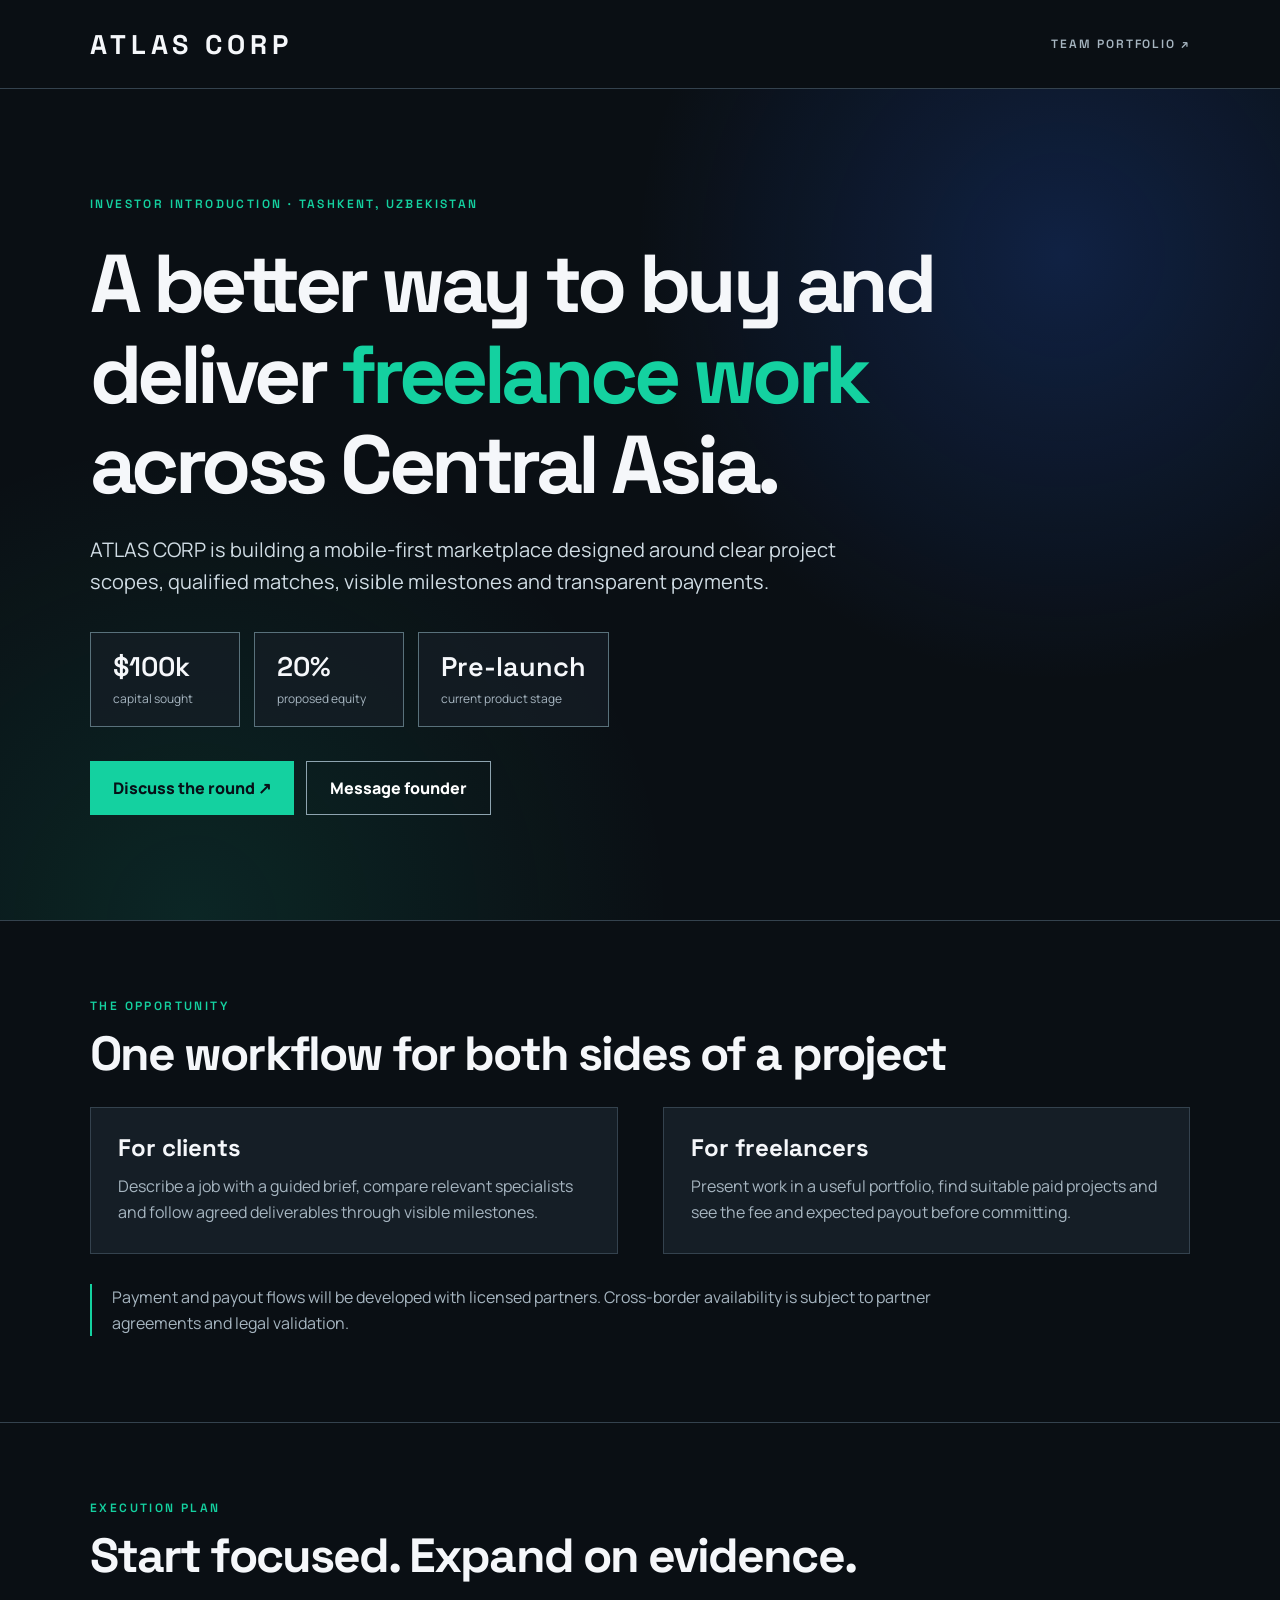
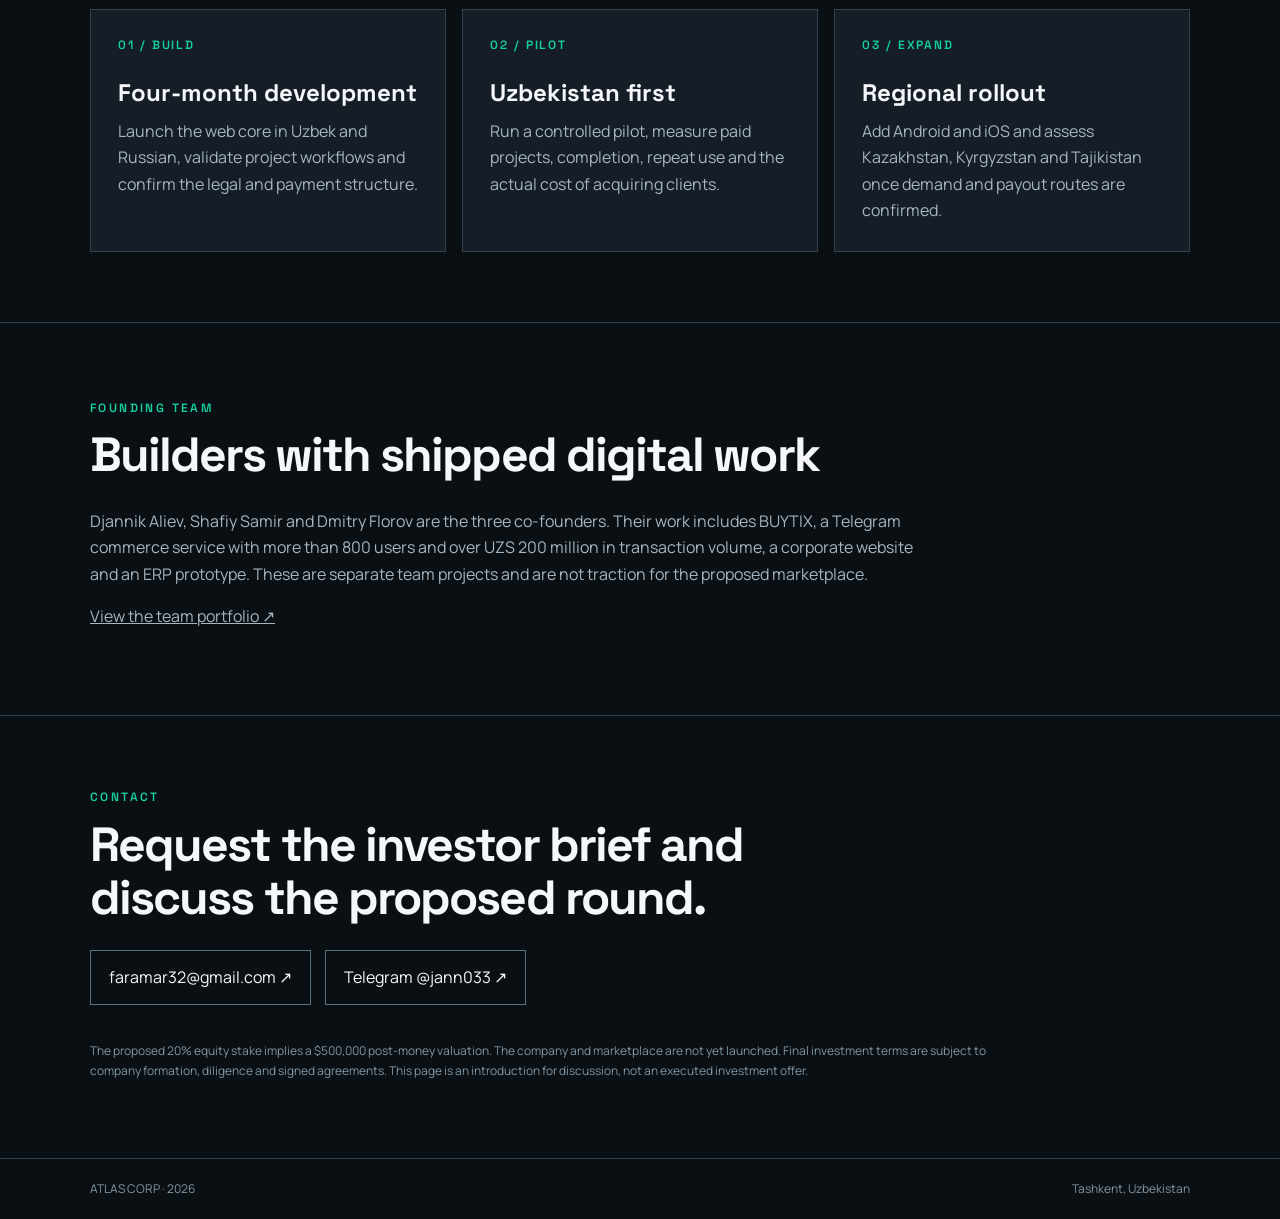
<file: investors.html>
<!doctype html>
<html lang="en">
<head>
  <meta charset="utf-8">
  <meta name="viewport" content="width=device-width, initial-scale=1">
  <meta name="theme-color" content="#0A0F14">
  <meta name="description" content="ATLAS CORP is raising $100,000 for a proposed 20% equity stake to build a freelancer marketplace starting in Uzbekistan.">
  <title>Investment opportunity · ATLAS CORP</title>
  <link rel="preconnect" href="https://fonts.googleapis.com">
  <link rel="preconnect" href="https://fonts.gstatic.com" crossorigin>
  <link href="https://fonts.googleapis.com/css2?family=Manrope:wght@400;500;600;700;800&family=Space+Grotesk:wght@400;500;600;700&display=swap" rel="stylesheet">
  <style>
    :root{color-scheme:dark;--bg:#0A0F14;--panel:#151e26;--text:#F5F7FA;--muted:#a6b5c0;--line:#34424e;--teal:#14D1A0;--blue:#2563EB}
    *{box-sizing:border-box}body{margin:0;background:var(--bg);color:var(--text);font:16px/1.65 Manrope,Arial,sans-serif}a{color:inherit}a:hover{color:var(--teal)}.wrap{width:min(1100px,calc(100% - 48px));margin:auto}.top{border-bottom:1px solid var(--line)}.top .wrap{min-height:88px;display:flex;align-items:center;justify-content:space-between;gap:20px}.brand{font:700 27px/1 'Space Grotesk',Arial,sans-serif;letter-spacing:.18em;text-decoration:none}.nav{font:600 12px 'Space Grotesk',Arial,sans-serif;text-transform:uppercase;letter-spacing:.16em;text-decoration:none;color:var(--muted)}.hero{position:relative;overflow:hidden;padding:100px 0 105px;background:radial-gradient(circle at 83% 20%,rgba(37,99,235,.22),transparent 34%),radial-gradient(circle at 15% 100%,rgba(20,209,160,.12),transparent 35%),#0A0F14;border-bottom:1px solid var(--line)}.eyebrow,.label{font:600 12px 'Space Grotesk',Arial,sans-serif;text-transform:uppercase;letter-spacing:.2em;color:var(--teal)}h1,h2,h3{font-family:'Space Grotesk',Arial,sans-serif;line-height:1.1}h1{max-width:880px;font-size:clamp(42px,7vw,82px);letter-spacing:-.055em;margin:24px 0}h1 span{color:var(--teal)}.lead{max-width:750px;color:#d0dce4;font-size:20px;line-height:1.6}.terms{display:flex;flex-wrap:wrap;gap:14px;margin:34px 0}.term{border:1px solid #59717b;background:rgba(21,30,38,.72);padding:16px 22px;min-width:150px}.term strong{display:block;font:600 27px 'Space Grotesk',Arial,sans-serif}.term small{color:var(--muted);font-size:12px}.actions{display:flex;flex-wrap:wrap;gap:12px;margin-top:33px}.btn{display:inline-flex;align-items:center;justify-content:center;min-height:54px;padding:0 23px;background:var(--teal);color:#071017;text-decoration:none;font-weight:800}.btn:hover{background:#fff;color:#071017}.btn.alt{background:transparent;color:#fff;border:1px solid #8ea4b0}.btn.alt:hover{color:var(--teal);border-color:var(--teal)}section.content{padding:70px 0;border-bottom:1px solid var(--line)}.grid{display:grid;grid-template-columns:1fr 1fr;gap:45px}.card{border:1px solid var(--line);background:var(--panel);padding:27px}.card h3{margin:0 0 12px;font-size:24px}.card p{margin:0;color:var(--muted)}h2{font-size:clamp(30px,4vw,48px);letter-spacing:-.04em;margin:10px 0 26px}.content p{color:var(--muted);max-width:850px}.steps{display:grid;grid-template-columns:repeat(3,1fr);gap:16px}.steps .card{min-height:220px}.steps b{display:block;color:var(--teal);margin-bottom:27px;font:600 12px 'Space Grotesk',Arial,sans-serif;letter-spacing:.16em}.note{border-left:2px solid var(--teal);padding-left:20px;margin-top:30px;color:#d0dce4}.contact{padding:66px 0}.contact h2{max-width:720px}.contact-links{display:flex;flex-wrap:wrap;gap:14px}.contact-links a{border:1px solid #59717b;padding:13px 18px;text-decoration:none}.fine{font-size:12px;color:#8296a3;max-width:900px;margin-top:36px}footer{border-top:1px solid var(--line);padding:20px 0;color:#8296a3;font-size:12px}.footer-row{display:flex;justify-content:space-between;gap:20px}
    @media(max-width:700px){.hero{padding:70px 0}.grid,.steps{grid-template-columns:1fr}.top .wrap{min-height:70px}.brand{font-size:20px}.nav{letter-spacing:.06em}.steps .card{min-height:0}}
  </style>
</head>
<body>
  <header class="top"><div class="wrap"><a class="brand" href="./">ATLAS CORP</a><a class="nav" href="./">Team portfolio ↗</a></div></header>
  <main>
    <section class="hero"><div class="wrap"><span class="eyebrow">Investor introduction · Tashkent, Uzbekistan</span><h1>A better way to buy and deliver <span>freelance work</span> across Central Asia.</h1><p class="lead">ATLAS CORP is building a mobile-first marketplace designed around clear project scopes, qualified matches, visible milestones and transparent payments.</p><div class="terms"><div class="term"><strong>$100k</strong><small>capital sought</small></div><div class="term"><strong>20%</strong><small>proposed equity</small></div><div class="term"><strong>Pre-launch</strong><small>current product stage</small></div></div><div class="actions"><a class="btn" href="mailto:faramar32@gmail.com?subject=ATLAS%20CORP%20investment%20discussion">Discuss the round ↗</a><a class="btn alt" href="https://t.me/jann033" target="_blank" rel="noopener">Message founder</a></div></div></section>
    <section class="content"><div class="wrap"><span class="label">The opportunity</span><h2>One workflow for both sides of a project</h2><div class="grid"><div class="card"><h3>For clients</h3><p>Describe a job with a guided brief, compare relevant specialists and follow agreed deliverables through visible milestones.</p></div><div class="card"><h3>For freelancers</h3><p>Present work in a useful portfolio, find suitable paid projects and see the fee and expected payout before committing.</p></div></div><p class="note">Payment and payout flows will be developed with licensed partners. Cross-border availability is subject to partner agreements and legal validation.</p></div></section>
    <section class="content"><div class="wrap"><span class="label">Execution plan</span><h2>Start focused. Expand on evidence.</h2><div class="steps"><div class="card"><b>01 / BUILD</b><h3>Four-month development</h3><p>Launch the web core in Uzbek and Russian, validate project workflows and confirm the legal and payment structure.</p></div><div class="card"><b>02 / PILOT</b><h3>Uzbekistan first</h3><p>Run a controlled pilot, measure paid projects, completion, repeat use and the actual cost of acquiring clients.</p></div><div class="card"><b>03 / EXPAND</b><h3>Regional rollout</h3><p>Add Android and iOS and assess Kazakhstan, Kyrgyzstan and Tajikistan once demand and payout routes are confirmed.</p></div></div></div></section>
    <section class="content"><div class="wrap"><span class="label">Founding team</span><h2>Builders with shipped digital work</h2><p>Djannik Aliev, Shafiy Samir and Dmitry Florov are the three co-founders. Their work includes BUYTIX, a Telegram commerce service with more than 800 users and over UZS 200 million in transaction volume, a corporate website and an ERP prototype. These are separate team projects and are not traction for the proposed marketplace.</p><p><a href="./">View the team portfolio ↗</a></p></div></section>
    <section class="contact"><div class="wrap"><span class="label">Contact</span><h2>Request the investor brief and discuss the proposed round.</h2><div class="contact-links"><a href="mailto:faramar32@gmail.com?subject=ATLAS%20CORP%20investment%20discussion">faramar32@gmail.com ↗</a><a href="https://t.me/jann033" target="_blank" rel="noopener">Telegram @jann033 ↗</a></div><p class="fine">The proposed 20% equity stake implies a $500,000 post-money valuation. The company and marketplace are not yet launched. Final investment terms are subject to company formation, diligence and signed agreements. This page is an introduction for discussion, not an executed investment offer.</p></div></section>
  </main>
  <footer><div class="wrap footer-row"><span>ATLAS CORP · 2026</span><span>Tashkent, Uzbekistan</span></div></footer>
</body>
</html>
</file>
<file: atlas.css>
:root {
  color-scheme: light;
  --paper: #f7f6f1;
  --ink: #181b20;
  --muted: #555b65;
  --line: #d8d9d3;
  --blue: #263ee9;
  --mint: #d8eee8;
  --sans: 'Golos Text', Inter, Arial, sans-serif;
  --mono: 'IBM Plex Mono', Consolas, monospace;
  font-family: var(--sans);
  background: var(--paper);
  color: var(--ink);
}

* { box-sizing: border-box; }
html { scroll-behavior: smooth; }
body { margin: 0; }
a { color: inherit; text-decoration: none; }
button { font: inherit; }
img { display: block; max-width: 100%; height: auto; }
figure, h1, h2, h3, p { margin: 0; }
p { line-height: 1.6; }
section, article[id] { scroll-margin-top: 24px; }
:focus-visible { outline: 3px solid #f08d21; outline-offset: 4px; }

.shell { width: min(100% - 96px, 1376px); margin-inline: auto; }
.skip { position: fixed; top: 12px; left: 12px; z-index: 3; padding: 12px; background: white; transform: translateY(-160%); }
.skip:focus { transform: translateY(0); }
.header { min-height: 84px; display: flex; align-items: center; justify-content: space-between; gap: 24px; border-bottom: 1px solid var(--line); }
.logo { display: inline-flex; align-items: center; gap: 4px; font-size: 22px; font-weight: 900; line-height: 1; letter-spacing: -.06em; white-space: nowrap; }
.logo-mark { color: var(--blue); font-size: 21px; margin-right: 4px; }
.logo-light { font-weight: 500; }
.header nav, .header-actions { display: flex; align-items: center; gap: 27px; }
.header nav a { font-size: 14px; font-weight: 600; }
.header nav a:hover, .lang:hover { color: var(--blue); }
.lang { font: 600 13px var(--mono); padding: 10px 0; }
.button { display: inline-flex; align-items: center; justify-content: center; gap: 15px; min-height: 52px; width: fit-content; border: 1px solid transparent; border-radius: 8px; padding: 0 17px; font-weight: 650; font-size: 14px; line-height: 1.25; transition: background .18s, color .18s, border-color .18s; }
.button span[aria-hidden] { font-size: 17px; }
.button.small { min-height: 39px; font-size: 13px; }
.dark { color: white; background: var(--ink); }
.dark:hover { background: #353b48; }
.blue { color: white; background: var(--blue); }
.blue:hover { background: #182ac0; }
.outline { border-color: #b6b9bf; }
.outline:hover { background: white; border-color: var(--ink); }
.light { background: white; color: #182ab7; }
.light:hover { background: #e7ebff; }

.hero { display: grid; grid-template-columns: 1fr 1.04fr; gap: clamp(32px, 5vw, 80px); align-items: center; padding-block: 52px 64px; }
.eyebrow { display: flex; align-items: center; gap: 7px; font: 600 11px/1.6 var(--mono); letter-spacing: .08em; }
.signal { width: 8px; height: 8px; display: inline-block; flex: 0 0 8px; background: var(--blue); border-radius: 50%; margin-right: 3px; }
.hero h1 { font-size: clamp(55px, 6.55vw, 102px); line-height: .98; font-weight: 850; letter-spacing: -.085em; margin: 27px 0 26px; }
.hero h1 span, .hero h1 em { display: block; }
.hero h1 em { color: var(--blue); font-style: normal; }
.intro { color: var(--muted); font-size: clamp(16px, 1.42vw, 20px); max-width: 510px; }
.button-group { display: flex; flex-wrap: wrap; gap: 10px; margin-top: 30px; }
.hero-visual { position: relative; isolation: isolate; display: block; height: clamp(410px, 39vw, 598px); border-radius: 18px; overflow: hidden; background: var(--blue); color: #fff; }
.hero-visual::before { content: ''; position: absolute; inset: 0; z-index: -1; background-image: linear-gradient(#ffffff1f 1px, transparent 1px), linear-gradient(90deg, #ffffff1f 1px, transparent 1px); background-size: 44px 44px; mask-image: linear-gradient(transparent 7%, #000 45%, transparent 100%); }
.visual-top, .visual-bottom { position: absolute; z-index: 2; left: 23px; right: 23px; display: flex; justify-content: space-between; align-items: center; font: 600 10px var(--mono); letter-spacing: .1em; }
.visual-top { top: 21px; }
.visual-top strong { font: 800 19px var(--sans); letter-spacing: -.06em; }
.visual-bottom { bottom: 18px; }
.visual-bottom span:last-child { font-size: 24px; }
.phone { display: block; padding: 5px; border-radius: 21px; background: #15191e; overflow: hidden; border: 1px solid #282e38; box-shadow: 0 14px 28px #0b163040; }
.phone img { width: 100%; border-radius: 15px; }
.hero-visual .phone { position: absolute; width: 37%; max-width: 232px; transition: transform .29s; }
.hero-back { top: 13%; right: 16%; transform: rotate(11deg); }
.hero-front { top: 16%; left: 17%; transform: rotate(-10deg); }
.hero-visual:hover .hero-front { transform: rotate(-7deg) translateY(-4px); }
.hero-visual:hover .hero-back { transform: rotate(9deg); }

.section { padding-block: 78px; }
#work { border-top: 1px solid var(--line); }
.section-head { display: grid; grid-template-columns: 1.1fr .75fr; gap: 28px; align-items: end; margin-bottom: 35px; }
h2 { font-size: clamp(39px, 5.15vw, 77px); line-height: .99; letter-spacing: -.073em; font-weight: 800; }
.section-head h2, .contact h2, .audit h2 { margin-top: 13px; }
.section-head > p { color: var(--muted); font-size: 16px; max-width: 430px; padding-bottom: 2px; }
.feature { display: grid; grid-template-columns: .87fr 1.13fr; min-height: 416px; border-radius: 18px; overflow: hidden; }
.denta-feature { background: var(--mint); }
.feature-copy { position: relative; z-index: 1; padding: clamp(28px, 4.4vw, 65px); align-self: center; }
.feature h3, .erp-feature h3 { font-size: clamp(42px, 5.2vw, 74px); font-weight: 850; line-height: 1; letter-spacing: -.074em; margin: 12px 0; }
.feature .case-lead { font-size: clamp(18px, 2vw, 26px); font-weight: 720; line-height: 1.2; margin: 15px 0; }
.feature-copy > p:not(.eyebrow):not(.case-lead) { color: #38514c; max-width: 410px; }
.feature-copy .button { margin-top: 22px; }
.denta-visual { position: relative; overflow: hidden; min-height: 385px; background: repeating-linear-gradient(138deg, transparent 0 52px, #65b19d3d 53px 54px, transparent 55px 86px); }
.denta-visual .phone { position: absolute; width: 34%; max-width: 215px; cursor: zoom-in; }
.denta-left { top: 10%; left: 15%; transform: rotate(-8deg); }
.denta-right { top: 17%; left: 50%; transform: rotate(7deg); }
.denta-visual .phone:hover { z-index: 1; }
.erp-feature { border: 1px solid #d2d7e2; background: #eef1f7; border-radius: 18px; margin-top: 22px; padding: clamp(20px, 3.4vw, 50px); }
.repair-feature { background: #eaf0e9; border-color: #d4ddd2; }
.erp-intro { display: grid; grid-template-columns: 1fr .95fr; gap: 22px; align-items: end; margin-bottom: 25px; }
.erp-intro h3 { font-size: clamp(35px, 4.7vw, 64px); margin-bottom: 0; }
.muted { color: var(--muted); font-size: 13px; margin-top: 8px; }
.erp-gallery { display: grid; grid-template-columns: 1fr 1fr; gap: 15px; }
.desktop-shot { background: white; border: 1px solid #c3c9d8; display: block; width: 100%; border-radius: 10px; padding: 0; overflow: hidden; position: relative; cursor: zoom-in; }
.desktop-shot img { width: 100%; }
.desktop-shot span, .art-arrow { display: grid; place-items: center; width: 33px; height: 33px; position: absolute; right: 12px; bottom: 12px; font: 600 18px var(--sans); color: white; background: #1c2430; border-radius: 50%; }
figcaption { color: #3e4656; font-size: 13px; margin-top: 8px; }

.mini-grid { display: grid; gap: 16px; margin-top: 20px; grid-template-columns: repeat(4, minmax(0, 1fr)); }
.mini-card, .web-case { background: #fbfaf7; border: 1px solid var(--line); border-radius: 15px; overflow: hidden; }
.web-case { display: grid; align-items: center; grid-template-columns: 1fr 1fr; margin-top: 20px; }
.web-case .mini-copy { padding: clamp(19px, 4vw, 56px); }
.mini-art, .site-art { display: block; position: relative; height: clamp(225px, 25vw, 350px); overflow: hidden; }
.mini-art img { position: absolute; width: 66%; max-width: 217px; top: 18px; left: 50%; transform: translateX(-50%); border-radius: 14px; box-shadow: 0 11px 27px #11172550; transition: transform .25s; }
.mini-art:hover img { transform: translate(-50%, -4px); }
.art-buytix { background: #f2d57c; }
.art-ca { background: #dbe1ff; }
.art-x { background: #e6dbe7; }
.art-x img { width: 71%; }
.art-kanishka { background: #d9c6ad; }
.mini-copy { padding: 19px 22px 23px; }
.mini-copy h3 { font-size: clamp(23px, 3vw, 36px); font-weight: 800; letter-spacing: -.057em; line-height: 1.08; margin: 7px 0; }
.mini-copy p:not(.eyebrow) { font-size: 14px; color: var(--muted); }
.bot-link { margin-top: 14px; }
.site-art { background: #d0e5ed; }
.site-art > img { width: 100%; height: 100%; object-fit: cover; object-position: center; }
.art-forbro { background: #dddcd5; }
.art-forbro > img { width: min(58%, 240px); height: auto; margin: 14px auto 0; border-radius: 13px; }

.services { background: #eaece5; border-block: 1px solid #d7dbd1; }
.service-list { border-top: 1px solid #babfb5; }
.service-list article { display: grid; grid-template-columns: 55px 1fr 1fr; gap: 18px; align-items: baseline; border-bottom: 1px solid #babfb5; padding-block: 22px; }
.service-list .eyebrow { color: var(--blue); }
.service-list h3 { font-size: clamp(23px, 2.7vw, 42px); letter-spacing: -.065em; line-height: 1.05; }
.service-list p { color: #48504c; max-width: 490px; }
.audit { display: grid; grid-template-columns: 1fr .9fr; gap: clamp(28px, 6vw, 86px); align-items: center; border-radius: 18px; background: var(--blue); color: white; padding: clamp(24px, 5vw, 74px); }
.audit h2 { font-size: clamp(38px, 5vw, 72px); }
.audit p:not(.eyebrow) { margin-top: 16px; color: #edf0ff; max-width: 430px; }
.audit .button { margin-top: 23px; }
.audit ol { list-style: none; counter-reset: audit; padding: 0; margin: 0; }
.audit li { counter-increment: audit; border-top: 1px solid #ffffff6b; padding: 17px 0 17px 36px; position: relative; }
.audit li:last-child { border-bottom: 1px solid #ffffff6b; }
.audit li::before { content: '0' counter(audit); position: absolute; left: 0; top: 20px; font: 600 12px var(--mono); color: #dde4ff; }
.audit li strong, .audit li span { display: block; }
.audit li strong { font-size: 18px; line-height: 1.25; }
.audit li span { color: #edf0ff; font-size: 14px; line-height: 1.5; margin-top: 4px; }
.contact { border-top: 1px solid var(--line); display: grid; grid-template-columns: 1.2fr .7fr; align-items: end; gap: 32px; }
.contact p:not(.eyebrow) { margin-top: 16px; color: var(--muted); max-width: 470px; }
.contact-links { display: grid; gap: 9px; }
.contact-links a { display: flex; align-items: center; justify-content: space-between; gap: 12px; border: 1px solid #bdc1c8; background: #fff; padding: 13px 16px; border-radius: 10px; }
.contact-links a:hover { border-color: var(--blue); color: var(--blue); }
.contact-links a span:last-child { font-size: 24px; }
.contact-links small { display: block; color: var(--muted); margin-top: 4px; }
.footer { border-top: 1px solid var(--line); display: flex; flex-wrap: wrap; align-items: center; justify-content: space-between; gap: 15px; padding-block: 22px; font-size: 13px; color: var(--muted); }
.footer .logo { color: var(--ink); }
.footer a:last-child:hover { color: var(--blue); }

dialog { width: max-content; max-width: min(96vw, 1520px); max-height: 95dvh; padding: 0; border: 1px solid #aeb4c0; border-radius: 13px; background: #f8f9fb; color: var(--ink); box-shadow: 0 18px 90px #090d25aa; }
dialog::backdrop { background: #121728d9; }
.gallery-head { display: flex; justify-content: space-between; align-items: center; gap: 15px; padding: 8px 13px; border-bottom: 1px solid #d8dbe3; }
.gallery-head p { font-size: 13px; }
.gallery-head button { width: 34px; height: 34px; border: 0; border-radius: 7px; background: #e4e8f0; font-size: 25px; cursor: pointer; }
dialog > img { max-height: 84dvh; width: auto; object-fit: contain; margin-inline: auto; }

@media (max-width: 980px) {
  .shell { width: calc(100% - 56px); }
  .hero { gap: 28px; }
  .hero-visual { height: 420px; }
  .hero-visual .phone { width: 43%; }
  .section { padding-block: 62px; }
}
@media (max-width: 760px) {
  .shell { width: calc(100% - 34px); }
  .header { min-height: 64px; gap: 10px; }
  .header nav { display: none; }
  .header-actions { gap: 12px; }
  .header .button { padding-inline: 10px; gap: 5px; font-size: 11px; min-height: 36px; }
  .logo { font-size: 18px; }
  .logo-mark { font-size: 16px; margin-right: 1px; }
  .hero, .section-head, .feature, .erp-intro, .audit, .contact { grid-template-columns: 1fr; }
  .hero { padding-block: 35px 45px; gap: 27px; }
  .hero h1 { font-size: clamp(49px, 10.9vw, 75px); margin-block: 18px; }
  .hero-visual { height: clamp(330px, 89vw, 435px); }
  .hero-visual .phone { width: 39%; max-width: 204px; }
  .hero-front { top: 16%; }
  .button-group { margin-top: 22px; gap: 8px; }
  .button { min-height: 46px; padding-inline: 12px; gap: 8px; font-size: 13px; }
  .section { padding-block: 49px; }
  .section-head { gap: 11px; margin-bottom: 22px; }
  .feature-copy { padding: 27px 23px 14px; }
  .denta-visual { min-height: clamp(278px, 72vw, 400px); }
  .denta-visual .phone { width: 40%; }
  .denta-left { left: 11%; }
  .denta-right { left: 49%; }
  .erp-intro { gap: 12px; margin-bottom: 16px; }
  .erp-gallery { grid-template-columns: 1fr; gap: 13px; }
  .mini-grid { grid-template-columns: repeat(2, minmax(0, 1fr)); gap: 10px; }
  .web-case { grid-template-columns: 1fr; }
  .mini-art { height: clamp(155px, 42vw, 260px); }
  .mini-art img { width: 67%; border-radius: 9px; }
  .art-x img { width: 72%; }
  .mini-copy { padding: 12px; }
  .mini-copy .eyebrow { font-size: 9px; }
  .mini-copy p:not(.eyebrow) { font-size: 13px; }
  .service-list article { grid-template-columns: 26px 1fr; gap: 8px; padding-block: 17px; }
  .service-list p { grid-column: 2; }
  .audit { gap: 23px; }
  .contact { gap: 21px; }
}
@media (max-width: 370px) {
  .shell { width: calc(100% - 24px); }
  .hero-visual { height: 305px; }
}
@media (prefers-reduced-motion: reduce) {
  html { scroll-behavior: auto; }
  *, *::before, *::after { transition: none !important; }
}
</file>
<file: kanishka/style.css>
:root{--bg:#121210;--panel:#1e1e1a;--line:#383831;--ink:#f6f2e9;--muted:#a7a69b;--accent:#d6b38a}*{box-sizing:border-box}html{color-scheme:dark;scroll-behavior:smooth}body{margin:0;background:var(--bg);color:var(--ink);font:16px/1.5 -apple-system,BlinkMacSystemFont,'Segoe UI',Arial,sans-serif}button,input,select{font:inherit}button,a{-webkit-tap-highlight-color:transparent}button{cursor:pointer;color:inherit}button{border:0;background:none}a{color:inherit;text-decoration:none}button:focus-visible,a:focus-visible{outline:2px solid var(--accent);outline-offset:4px}button:disabled{opacity:.5;cursor:default}.demobar{min-height:52px;padding:8px max(24px,calc((100vw - 1280px)/2));display:flex;align-items:center;justify-content:space-between;gap:16px;background:#080808;font-size:12px;letter-spacing:.07em;border-bottom:1px solid var(--line)}.dim{color:var(--muted)}.switch{display:flex;border:1px solid #44443d;padding:3px;border-radius:30px;flex-shrink:0}.switch button{padding:6px 16px;border-radius:30px;font-size:13px;letter-spacing:0}.switch button.active{background:var(--ink);color:#151511}.app{max-width:1280px;margin:auto;padding:0 42px 110px}header{display:flex;justify-content:space-between;align-items:center;padding:30px 0;border-bottom:1px solid var(--line);margin-bottom:32px}.brand{font:34px/1 Georgia,serif;letter-spacing:.12em}.brand span{display:block;font:9px/1.5 Arial,sans-serif;letter-spacing:.2em;margin-top:8px}.header-actions{display:flex;gap:12px}.icon{width:44px;height:44px;display:inline-flex;align-items:center;justify-content:center;border-radius:50%}svg{width:24px;height:24px;fill:none;stroke:currentColor;stroke-width:1.6;stroke-linecap:round;stroke-linejoin:round}h1,h2,h3,p{margin:0}h1{font:clamp(36px,5vw,70px)/1.08 Georgia,serif;letter-spacing:-.035em}h2{font:32px/1.2 Georgia,serif}h3{font-size:18px}.eyebrow{color:var(--accent);font-size:12px;letter-spacing:.16em;text-transform:uppercase;margin-bottom:12px}.section-head{display:flex;justify-content:space-between;align-items:end;gap:12px;margin:30px 0 20px}.textlink{color:var(--accent);border-bottom:1px solid var(--accent);padding:4px 0;font-size:14px}.intro{display:flex;justify-content:space-between;align-items:end;gap:20px}.intro p{color:var(--muted);max-width:260px;font-size:14px}.collections{display:flex;gap:28px;overflow:auto;padding:24px 0 8px;scrollbar-width:none}.collection{padding:0;min-width:84px;flex-shrink:0;text-align:center;font-size:14px}.collection .circle{width:82px;height:82px;border-radius:50%;padding:5px;border:1px solid var(--line);display:block;margin:auto auto 9px}.circle img{width:100%;height:100%;object-fit:cover;border-radius:50%;background:#ecece9}.collection.active .circle{border-color:var(--accent)}.grid{display:grid;grid-template-columns:repeat(4,minmax(0,1fr));gap:26px 18px}.product{position:relative;min-width:0}.photo{border-radius:16px;overflow:hidden;aspect-ratio:4/4.8;background:#e9e9e5;position:relative}.photo .open-product{width:100%;height:100%;padding:0;display:block}.photo img{width:100%;height:100%;object-fit:cover;transition:transform .4s}.photo:hover img{transform:scale(1.035)}.wish{position:absolute;right:10px;top:10px;width:38px;height:38px;display:grid;place-items:center;border-radius:50%;background:#ffffffdf;color:#242420}.wish svg{width:21px}.wish.on svg{fill:#242420}.product-tag{position:absolute;left:12px;top:13px;color:#1b1b19;background:#fff9;padding:4px 8px;border-radius:4px;font-size:11px;letter-spacing:.07em}.product-info{padding:13px 0}.product-info small{font-size:12px;color:var(--muted)}.product-info h3{font:20px Georgia,serif;letter-spacing:.025em;margin:5px 0}.price{font-size:18px;letter-spacing:-.02em}.price small{color:var(--muted);font-size:13px}.add-small{position:absolute;right:1px;bottom:13px;border:1px solid var(--line);width:34px;height:34px;border-radius:50%;font-size:24px;line-height:1}.story{display:grid;grid-template-columns:1fr 1fr;margin:36px 0;min-height:260px;background:#25251f;border:1px solid #49443a;border-radius:16px;overflow:hidden}.story img{width:100%;height:310px;object-fit:cover}.story div{padding:34px;display:flex;flex-direction:column;align-items:start;justify-content:center}.story h2{font-size:37px;margin:8px 0 12px}.story p{color:#bfbcaf;font-size:14px;max-width:360px}.story button{margin-top:24px}.pill{border:1px solid var(--line);border-radius:40px;padding:10px 18px}.primary{background:var(--accent);color:#171612;padding:15px 22px;border-radius:8px;font-weight:600;display:inline-flex;justify-content:center;align-items:center;min-height:50px}.full{width:100%}.secondary{padding:13px 20px;border:1px solid var(--line);border-radius:8px}.bottom{position:fixed;z-index:10;bottom:max(15px,env(safe-area-inset-bottom));left:50%;transform:translateX(-50%);width:min(540px,calc(100% - 24px));background:#23231fed;border:1px solid #65645b;border-radius:50px;padding:8px 15px;display:flex;justify-content:space-around;box-shadow:0 8px 35px #0008;-webkit-backdrop-filter:blur(20px);backdrop-filter:blur(20px)}.bottom button{position:relative;min-width:68px;min-height:52px;font-size:11px;display:flex;flex-direction:column;gap:3px;align-items:center;justify-content:center;color:#a8a79c}.bottom button.active{color:var(--accent)}.bottom span{height:25px}.bottom i{position:absolute;top:0;right:14px;background:var(--accent);color:#151511;font-style:normal;font-size:10px;border-radius:20px;padding:0 5px}.bottom i:empty{display:none}footer{margin-top:60px;border-top:1px solid var(--line);padding-top:24px;color:var(--muted);font-size:12px}footer p{max-width:580px;margin:12px 0}footer div{display:flex;gap:20px;flex-wrap:wrap}footer button{padding:0;font-size:12px;color:var(--muted)}.filters{display:flex;gap:10px;margin:25px 0 16px}.searchbox{position:relative;flex:1}.searchbox input{width:100%}.filters input,.filters select,.form input,.form select{background:var(--panel);border:1px solid var(--line);color:var(--ink);padding:13px 15px;border-radius:8px;min-width:0;font-size:16px}.chips{display:flex;gap:8px;overflow:auto;margin:18px 0 25px;padding-bottom:5px}.chips button{white-space:nowrap;border:1px solid var(--line);border-radius:25px;padding:9px 16px;font-size:14px}.chips button.active{background:var(--ink);color:#151511}.empty{padding:60px 20px;text-align:center;max-width:480px;margin:auto}.empty svg{width:48px;height:48px;color:var(--accent);margin-bottom:22px}.empty h2{margin-bottom:15px}.empty p{color:var(--muted);margin-bottom:24px}.overlay{position:fixed;inset:0;background:#000b;z-index:30;display:flex;align-items:center;justify-content:center;padding:30px;overflow:auto}.overlay[hidden]{display:none}.modal{position:relative;max-width:900px;width:100%;max-height:90vh;overflow:auto;background:var(--bg);border:1px solid var(--line);border-radius:20px;box-shadow:0 30px 100px #000}.close{position:absolute;right:12px;top:12px;background:#171714da;color:#fff;z-index:2;font-size:30px}.detail{display:grid;grid-template-columns:1fr 1fr}.detail-image{width:100%;height:100%;min-height:480px;object-fit:cover;background:#e7e7e3}.detail-copy{padding:52px 30px 30px}.detail-copy h2{font-size:40px;margin-bottom:12px}.detail-copy p{margin:20px 0;color:var(--muted);font-size:14px}.specs{display:grid;grid-template-columns:1fr 1fr;margin:25px 0;border-top:1px solid var(--line);padding-top:20px;gap:15px;font-size:14px}.specs span{color:var(--muted);display:block;font-size:12px;margin-bottom:3px}.notice{font-size:12px;color:var(--muted);margin:13px 0}.cart-layout{display:grid;grid-template-columns:1.4fr 1fr;gap:44px;margin-top:26px}.cart-row{display:flex;gap:18px;padding:20px 0;border-bottom:1px solid var(--line)}.cart-row img{width:90px;height:110px;object-fit:cover;border-radius:10px}.cart-row .info{flex:1}.cart-row h3{font:22px Georgia,serif;margin:5px 0}.qty{display:flex;align-items:center;gap:17px;margin-top:12px}.qty button{border:1px solid var(--line);border-radius:50%;width:32px;height:32px}.remove{font-size:12px;color:var(--muted);text-decoration:underline}.summary{background:var(--panel);border:1px solid var(--line);border-radius:14px;padding:24px;align-self:start}.summary h2{font-size:26px;margin-bottom:20px}.summary-line{display:flex;justify-content:space-between;gap:15px;margin:14px 0}.summary .total{padding-top:16px;border-top:1px solid var(--line);font-size:20px;margin:20px 0}.form{max-width:600px;margin:25px auto}.form label{display:block;margin:18px 0;font-size:14px}.form input,.form select{display:block;width:100%;margin-top:7px}.profile-card{border:1px solid var(--line);border-radius:14px;padding:25px;margin-top:22px}.profile-card p{color:var(--muted);margin:10px 0}.hero{display:grid;grid-template-columns:1fr 1fr;min-height:530px;background:#23231e;border-radius:14px;overflow:hidden;margin-bottom:36px}.hero-copy{padding:50px;display:flex;flex-direction:column;align-items:start;justify-content:center}.hero-copy p{color:#b6b4a9;margin:24px 0;max-width:320px}.hero img{width:100%;height:100%;max-height:580px;object-fit:cover}.site-nav{display:flex;gap:24px;font-size:14px}#toast{position:fixed;bottom:115px;left:50%;transform:translate(-50%,15px);z-index:50;background:var(--ink);color:#191916;border-radius:30px;padding:12px 24px;font-size:14px;opacity:0;pointer-events:none;transition:.2s;max-width:90%;text-align:center;box-shadow:0 4px 30px #0005}#toast.show{opacity:1;transform:translate(-50%,0)}.source-list{padding:50px 30px}.source-list a{color:var(--accent);text-decoration:underline}.source-list li{margin:15px 0}.site-mode .bottom{display:none}.site-mode .app{padding-bottom:35px}.mini-mode .desktop{display:none}.mini-mode .app{max-width:1120px}.mini-mode .intro h1{font-size:48px}.text-muted{color:var(--muted)}
@media(min-width:900px){.mini-mode .grid{grid-template-columns:repeat(4,minmax(0,1fr))}.mini-mode .collections{gap:42px}.mini-mode header{margin-bottom:28px}}@media(max-width:700px){.app{padding:0 18px 115px}.demobar{padding:8px 14px;gap:8px}.demobar>span{font-size:10px;max-width:130px}.demobar .dim{display:block;font-size:9px;margin-top:2px}.switch button{padding:5px 12px;font-size:12px}header{padding:23px 0;margin-bottom:24px}.brand{font-size:27px}.brand span{font-size:7px}.header-actions{gap:0}.header-actions .icon{width:38px}.intro{display:block}.intro h1,.mini-mode .intro h1{font-size:36px}.intro p{margin-top:9px;font-size:13px;max-width:none}.collections{gap:20px;padding-top:22px}.collection{font-size:12px;min-width:68px}.collection .circle{width:68px;height:68px;padding:4px}.grid{grid-template-columns:repeat(2,minmax(0,1fr));gap:20px 12px}.photo{border-radius:12px;aspect-ratio:3/3.9}.product-info h3{font-size:18px}.product-info small{font-size:11px}.price{font-size:16px}.price small{font-size:11px}.add-small{width:29px;height:29px;right:0;bottom:13px}.product-tag{font-size:9px;left:8px;top:10px}.wish{width:32px;height:32px;right:7px;top:8px}.wish svg{width:18px}.section-head{margin:24px 0 17px}h2{font-size:27px}.story{grid-template-columns:1fr 1fr;margin-top:28px;min-height:230px}.story div{padding:18px 15px}.story h2{font-size:27px}.story p{font-size:12px}.story img{height:100%;min-height:260px}.story .eyebrow{font-size:9px}.story button{font-size:12px;padding:9px 14px;margin-top:15px}.overlay{padding:0;align-items:end}.modal{max-height:94vh;border-radius:20px 20px 0 0;padding-bottom:env(safe-area-inset-bottom)}.detail{grid-template-columns:1fr}.detail-image{height:360px;min-height:0;object-fit:contain}.detail-copy{padding:25px 24px 30px}.detail-copy h2{font-size:34px}.detail-copy p{margin:14px 0}.filters{flex-wrap:wrap}.filters select{max-width:150px;font-size:13px}.cart-layout{grid-template-columns:1fr;gap:25px}.cart-row{gap:12px}.hero{grid-template-columns:1fr;min-height:0}.hero-copy{padding:30px 25px}.hero h1{font-size:43px}.hero-copy p{margin:16px 0}.hero img{height:300px;order:-1}.site-mode .bottom{display:flex}.site-mode .app{padding-bottom:115px}.source-list{padding:55px 24px}.bottom{padding:6px 12px}.bottom button{min-height:49px}.notice{font-size:12px}.form{margin-top:22px}.summary{padding:20px}.empty{padding:50px 8px}}
@media(prefers-reduced-motion:reduce){*{scroll-behavior:auto!important;transition:none!important}}
/* Independent editorial brand website */
#brandRoot{display:none}.site-mode #brandRoot{display:block}.site-mode>.app,.site-mode .bottom{display:none!important}.site-mode{background:#151612;color:#efece1}.site-mode .demobar{position:relative;z-index:21}.site-mode .b-header{max-width:none;margin:0;padding:23px 4vw;display:flex;gap:30px;justify-content:space-between;border-bottom:1px solid #414239;background:#151612}.b-logo{font:32px/1 Georgia,serif;letter-spacing:.12em;flex-shrink:0}.b-logo span{display:block;font:9px/1 Arial,sans-serif;letter-spacing:.23em;margin-top:10px}.b-header nav{display:flex;gap:30px;font-size:14px}.b-header-contact{font-size:13px;border-bottom:1px solid #7c7e6f;padding-bottom:5px}.b-menu-button{display:none}.b-hero{position:relative;isolation:isolate;min-height:700px;height:calc(100svh - 150px);max-height:1050px;overflow:hidden;background:#33372e}.b-hero-image{position:absolute;right:0;top:0;width:64%;height:100%;z-index:-3}.b-hero-image img{width:100%;height:100%;object-fit:cover;object-position:center 45%}.b-hero-shade{position:absolute;inset:0;background:linear-gradient(90deg,#1c2019 8%,#1c2019d9 30%,#171b1540 64%,#171b1500);z-index:-2}.b-hero-content{height:100%;padding:65px 7vw 55px;display:flex;flex-direction:column;align-items:start;justify-content:center}.b-overline{font:12px/1.5 Arial,sans-serif;letter-spacing:.18em;color:#bcbca8;margin-bottom:22px}.b-hero h1{font:clamp(72px,8.7vw,142px)/.95 Georgia,serif;letter-spacing:-.06em;max-width:780px}.b-hero h1 em,.b-story h2 em,.b-editorial h2 em{font-weight:400;color:#c7c6a3}.b-hero-bottom{display:flex;align-items:center;gap:50px;margin-top:40px}.b-hero-bottom p{font-size:14px;line-height:1.7;color:#d2d3c5}.b-outline{border:1px solid #c5c6b5;padding:15px 25px;font-size:14px;display:inline-flex;justify-content:center}.b-hero-index{position:absolute;bottom:24px;right:30px;font-size:11px;letter-spacing:.2em;writing-mode:vertical-rl}.b-statement{padding:85px 7vw 95px;display:grid;grid-template-columns:.65fr 1.6fr 1fr;gap:50px;border-bottom:1px solid #3b3d32;align-items:start}.b-statement>p{font-size:11px;letter-spacing:.17em;color:#b0b29e;margin-top:10px}.b-statement h2{font:clamp(32px,3vw,50px)/1.2 Georgia,serif;letter-spacing:-.04em}.b-statement h2 span{color:#92957f}.b-statement>div p{font-size:15px;line-height:1.8;color:#bcbfad}.b-link{display:inline-block;margin-top:24px;padding-bottom:6px;border-bottom:1px solid #7a7f66;font-size:14px;color:#dedfcb}.b-section{padding:90px 7vw}.b-section-heading{display:flex;gap:25px;justify-content:space-between;align-items:end;margin-bottom:42px}.b-section-heading h2{font:clamp(40px,4.3vw,68px)/1.08 Georgia,serif;letter-spacing:-.045em}.b-section-heading>p{font-size:14px;line-height:1.8;color:#aeb19f}.b-category-grid{display:grid;grid-template-columns:1.15fr .85fr 1fr;gap:22px;align-items:start}.b-category{position:relative;padding:0;text-align:left;overflow:hidden;background:#343b2f;height:550px}.b-category:nth-child(2){height:440px;margin-top:110px}.b-category:nth-child(3){height:490px;margin-top:60px}.b-category img{width:100%;height:100%;object-fit:cover;transition:transform .5s}.b-category:hover img{transform:scale(1.025)}.b-category:after{content:'';position:absolute;inset:35% 0 0;background:linear-gradient(transparent,#0b110acc)}.b-category>div{position:absolute;bottom:30px;left:25px;right:20px;z-index:1}.b-category small{font-size:11px;display:block;margin-bottom:15px}.b-category h3{font:34px Georgia,serif;margin-bottom:8px}.b-category span{font-size:12px;color:#e0e0d0}.b-pieces{background:#e9e7dc;color:#24271e;padding-top:75px}.b-pieces .b-overline{color:#6a705a}.b-count{font-size:13px;color:#667058}.b-filter{display:flex;flex-wrap:wrap;gap:10px 25px;border-bottom:1px solid #bcc0ac;padding:0 0 16px;margin-bottom:32px}.b-filter button{font-size:14px;color:#747866;padding:8px 0;position:relative}.b-filter button.active{color:#252c20}.b-filter button.active:after{content:'';position:absolute;bottom:-17px;height:2px;background:#434e34;left:0;right:0}.b-product-grid{display:grid;grid-template-columns:repeat(4,minmax(0,1fr));gap:35px 22px}.b-product{min-width:0}.b-product button{width:100%;text-align:left;padding:0;color:#24271e}.b-product-image{aspect-ratio:3/4;overflow:hidden;background:#d3d3c7;position:relative}.b-product-image img{width:100%;height:100%;object-fit:cover;transition:transform .4s}.b-product-image span{position:absolute;bottom:0;left:0;right:0;padding:14px;background:#26351ce6;color:#fff;font-size:12px;text-align:center;transform:translateY(100%);transition:transform .3s}.b-product button:hover img{transform:scale(1.025)}.b-product button:hover span,.b-product button:focus-visible span{transform:translateY(0)}.b-product-caption{margin-top:14px}.b-product-caption h3{font:22px Georgia,serif;overflow-wrap:anywhere}.b-product-caption p{font-size:12px;color:#666e5d;margin-top:6px}.b-story{display:grid;grid-template-columns:1.05fr 1fr;align-items:center;background:#303a27}.b-story-copy{padding:90px 7vw}.b-story h2{font:clamp(45px,5vw,78px)/1.08 Georgia,serif;letter-spacing:-.04em;margin-bottom:35px}.b-story-copy>p:not(.b-overline){font-size:15px;line-height:1.9;color:#c3c8b8;max-width:490px;margin:18px 0}.b-story-photo{height:760px;position:relative}.b-story-photo img{width:100%;height:100%;object-fit:cover}.b-story-photo span{position:absolute;bottom:25px;left:30px;font-size:10px;letter-spacing:.18em;background:#172011b0;padding:10px}.b-principles{display:flex;flex-wrap:wrap;gap:9px;margin-top:30px}.b-principles span{font-size:11px;padding:7px 11px;border:1px solid #626c56}.b-material-grid{display:grid;grid-template-columns:repeat(3,1fr);gap:50px}.b-material-grid article{border-top:1px solid #596148;padding-top:23px}.b-material-grid span{font-size:12px;color:#969f83}.b-material-grid h3{font:29px Georgia,serif;margin:35px 0 20px}.b-material-grid p{font-size:15px;line-height:1.8;color:#aaaf9d;max-width:360px}.b-editorial{display:grid;grid-template-columns:1fr 1fr;min-height:650px;background:#443629}.b-editorial>img{width:100%;height:650px;object-fit:cover}.b-editorial>div{padding:75px 6vw;display:flex;flex-direction:column;align-items:start;justify-content:center}.b-editorial h2{font:clamp(50px,5.5vw,85px)/1.06 Georgia,serif;letter-spacing:-.04em}.b-editorial p:not(.b-overline){margin:24px 0;color:#c6bdaf;font-size:15px}.b-editorial .b-outline{margin-top:16px}.b-store-grid{display:grid;grid-template-columns:repeat(3,1fr);gap:45px}.b-store-grid article{border-top:1px solid #515747;padding-top:25px}.b-store-grid article>span{font-size:11px;letter-spacing:.13em;color:#979f87}.b-store-grid h3{font:32px Georgia,serif;margin:28px 0 14px}.b-store-grid p{font-size:14px;color:#adb3a0}.b-store-grid a{display:block;width:fit-content}.b-phone{font-size:16px;margin-top:22px}.b-hours{font-size:12px;color:#919982;margin-top:40px}.b-follow{text-align:center;background:#242c1e;padding:80px 20px}.b-follow h2{font:clamp(43px,5vw,73px)/1.1 Georgia,serif;letter-spacing:-.04em}.b-follow>div{display:flex;justify-content:center;gap:40px;margin-top:35px;font-size:14px}.b-follow a{border-bottom:1px solid #7a8669;padding-bottom:7px}.site-mode .b-footer{border:0;margin:0;padding:50px 5vw 25px;background:#10150c}.b-footer-wordmark{font:clamp(60px,17.7vw,285px)/1 Georgia,serif;letter-spacing:.015em;text-align:center;color:#a2aa91}.b-footer-bottom{display:flex;justify-content:space-between;gap:25px;border-top:1px solid #373e2d;margin-top:38px;padding-top:24px;font-size:10px;letter-spacing:.06em;color:#a3a993}.b-footer-bottom button{font-size:12px;padding:0;color:#d2d5c5}.brand-detail .detail-image{object-fit:contain}.brand-detail .primary{background:#b3bc9d;color:#1f2817}.site-mode .modal{background:#1b2016}.b-header nav a:hover,.b-link:hover{color:#c8d1b7}
@media(min-width:1800px){.b-section,.b-statement{padding-left:calc((100vw - 1560px)/2);padding-right:calc((100vw - 1560px)/2)}}
@media(max-width:1000px){.b-header nav{gap:18px}.b-header-contact{display:none}.b-statement{grid-template-columns:1fr 1fr;gap:25px}.b-statement>p{grid-column:1/-1}.b-category-grid{gap:14px}.b-category{height:420px}.b-category:nth-child(2){height:350px;margin-top:70px}.b-category:nth-child(3){height:390px;margin-top:30px}.b-category h3{font-size:27px}.b-product-grid{grid-template-columns:repeat(3,minmax(0,1fr))}.b-story-copy{padding:55px 5vw}.b-story-photo{height:670px}.b-material-grid,.b-store-grid{gap:25px}.b-store-grid h3{font-size:27px}.b-editorial>img{height:590px}.b-editorial{min-height:590px}.b-hero-bottom{gap:25px}}
@media(max-width:650px){.site-mode .b-header{padding:22px 20px;position:relative;z-index:20;gap:10px}.b-logo{font-size:28px}.b-logo span{font-size:8px}.b-menu-button{display:flex;flex-direction:column;gap:7px;justify-content:center;width:44px;height:44px}.b-menu-button span{height:1px;width:26px;background:#e8e8d5}.b-header nav{display:none;position:absolute;top:100%;left:0;right:0;background:#151b10;padding:20px 24px 30px;border-top:1px solid #3f4735;flex-direction:column;font-size:18px;gap:22px}.b-header nav.open{display:flex}.b-hero{height:720px;min-height:0;max-height:calc(100svh - 90px)}.b-hero-image{width:100%}.b-hero-image img{object-position:55% 40%}.b-hero-shade{background:linear-gradient(0deg,#10170eeb 0%,#10170e66 47%,#10170e22 100%)}.b-hero-content{justify-content:end;padding:35px 25px 42px}.b-hero-content .b-overline{font-size:10px;letter-spacing:.12em;max-width:230px}.b-hero h1{font-size:clamp(60px,15vw,88px);line-height:.99}.b-hero h1 em{color:#e0dfc3}.b-hero-bottom{display:block;margin-top:26px}.b-hero-bottom p{font-size:13px}.b-outline{padding:13px 20px;font-size:13px}.b-hero-bottom .b-outline{margin-top:23px}.b-hero-index{font-size:9px;right:12px;bottom:30px}.b-statement{padding:48px 24px;display:block}.b-statement>p{margin:0 0 25px;font-size:10px}.b-statement h2{font-size:35px}.b-statement>div{margin-top:24px}.b-statement>div p{font-size:14px}.b-section{padding:55px 20px}.b-overline{font-size:10px;margin-bottom:17px}.b-section-heading{display:block;margin-bottom:28px}.b-section-heading h2{font-size:38px}.b-section-heading>p{font-size:13px;margin-top:18px}.b-category-grid{grid-template-columns:1fr 1fr;gap:12px}.b-category{height:310px}.b-category:nth-child(2){height:270px;margin-top:40px}.b-category:nth-child(3){grid-column:1/-1;height:320px;margin-top:0}.b-category:nth-child(3) img{object-position:50% 50%}.b-category>div{bottom:20px;left:17px;right:10px}.b-category h3{font-size:26px}.b-category small{font-size:10px;margin-bottom:8px}.b-category span{font-size:11px}.b-count{display:block;margin-top:16px}.b-filter{flex-wrap:nowrap;overflow:auto;gap:22px;margin-bottom:24px;white-space:nowrap;padding-bottom:14px}.b-filter button{font-size:13px}.b-filter button.active:after{bottom:-12px}.b-product-grid{grid-template-columns:repeat(2,minmax(0,1fr));gap:28px 12px}.b-product-caption h3{font-size:19px}.b-product-caption p{font-size:11px}.b-product-image span{display:none}.b-story{grid-template-columns:1fr}.b-story-copy{padding:55px 24px}.b-story h2{font-size:46px;margin-bottom:25px}.b-story-copy>p:not(.b-overline){font-size:14px}.b-story-photo{height:470px}.b-story-photo span{font-size:9px;left:20px}.b-material-grid{grid-template-columns:1fr;gap:32px}.b-material-grid h3{margin:18px 0 12px;font-size:27px}.b-material-grid p{font-size:14px;max-width:none}.b-material-grid article{padding-top:17px}.b-editorial{grid-template-columns:1fr;min-height:0}.b-editorial>img{height:420px}.b-editorial>div{padding:45px 24px 55px}.b-editorial h2{font-size:50px}.b-store-grid{grid-template-columns:1fr;gap:35px}.b-store-grid article{padding-top:20px}.b-store-grid h3{margin:18px 0 12px}.b-store-grid .b-link{margin-top:16px}.b-hours{line-height:1.8}.b-follow{padding:55px 24px}.b-follow h2{font-size:40px}.b-follow>div{flex-direction:column;gap:20px;align-items:center;font-size:13px}.site-mode .b-footer{padding:36px 20px 25px}.b-footer-wordmark{font-size:16.5vw}.b-footer-bottom{flex-wrap:wrap;gap:22px;line-height:1.5;font-size:9px}.b-footer-bottom>span:first-child{width:100%}.b-footer-bottom>span:last-child{width:100%}}
.b-footer .b-footer-wordmark{display:block;font-size:clamp(50px,15vw,245px);letter-spacing:-.015em;overflow-wrap:normal}.b-product-caption h3{line-height:1.2}.product-info h3{overflow-wrap:anywhere}.product-info .price{padding-right:33px}
</file>
